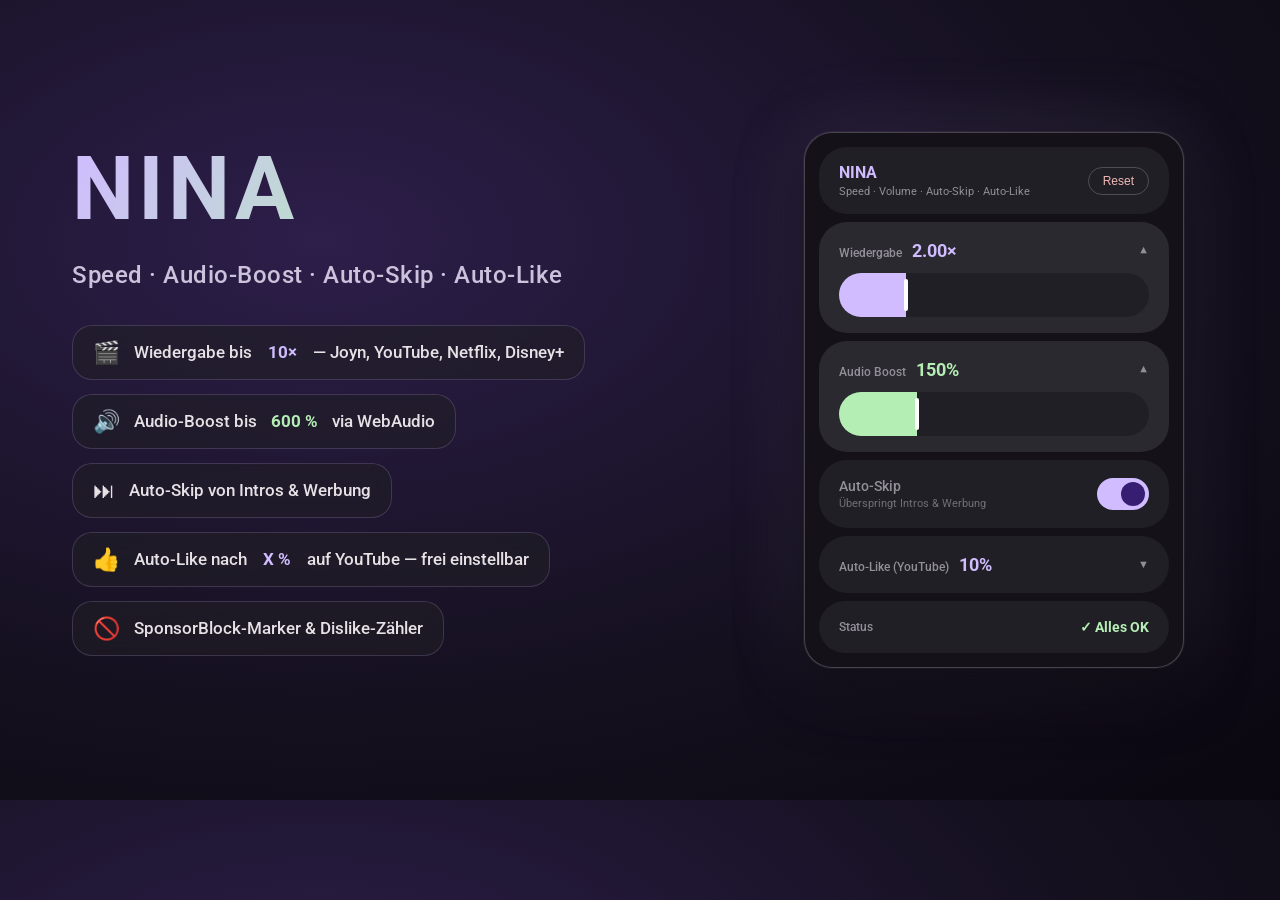
<file: design/mockup.html>
<!DOCTYPE html>
<html lang="de">
<head>
<meta charset="UTF-8" />
<style>
  @import url('https://fonts.googleapis.com/css2?family=Google+Sans:wght@400;500;700&family=Roboto:wght@400;500&display=swap');

  :root {
    --m3-surface:                #141218;
    --m3-surface-container:      #211f26;
    --m3-surface-container-high: #2b2930;
    --m3-primary:                #d0bcff;
    --m3-on-primary:             #381e72;
    --m3-secondary:              #ccc2dc;
    --m3-outline:                #938f99;
    --m3-success:                #b4eeb4;
    --m3-error:                  #f2b8b5;
  }

  * { box-sizing: border-box; margin: 0; padding: 0; }
  html, body {
    width: 1280px; height: 800px;
    font-family: 'Google Sans', 'Roboto', sans-serif;
    color: #e6e1e5;
    background: radial-gradient(ellipse at 25% 30%, #2d1e4a 0%, #14101e 60%, #0a0710 100%);
    overflow: hidden;
  }

  .stage {
    width: 1280px; height: 800px;
    display: grid;
    grid-template-columns: 1fr 420px;
    gap: 32px;
    padding: 56px 56px 56px 72px;
  }

  /* ── Left: marketing block ─────────────────────────────────────── */
  .left { display: flex; flex-direction: column; justify-content: center; gap: 28px; }

  .logo {
    font-size: 88px;
    font-weight: 700;
    letter-spacing: 4px;
    background: linear-gradient(120deg, #d0bcff 0%, #b4eeb4 60%, #ffd1f0 100%);
    -webkit-background-clip: text;
    background-clip: text;
    color: transparent;
    line-height: 1;
  }
  .tagline {
    font-size: 24px;
    color: var(--m3-secondary);
    font-weight: 500;
    letter-spacing: 0.5px;
  }
  .features { display: flex; flex-direction: column; gap: 14px; margin-top: 8px; }
  .feature {
    display: flex; align-items: center; gap: 14px;
    padding: 14px 20px;
    background: rgba(33, 31, 38, 0.6);
    border: 1px solid rgba(208, 188, 255, 0.18);
    border-radius: 20px;
    font-size: 17px;
    font-weight: 500;
    color: #e6e1e5;
    backdrop-filter: blur(8px);
    width: max-content;
    max-width: 100%;
  }
  .feature .ico { font-size: 22px; }
  .feature .accent { color: var(--m3-primary); font-weight: 700; margin: 0 2px; }
  .feature .accent-green { color: var(--m3-success); font-weight: 700; }

  /* ── Right: side panel mockup ──────────────────────────────────── */
  .panel {
    align-self: center;
    width: 380px;
    background: var(--m3-surface);
    border: 1px solid rgba(147,143,153,0.4);
    border-radius: 28px;
    padding: 14px;
    display: flex; flex-direction: column; gap: 8px;
    box-shadow:
      0 20px 60px rgba(0,0,0,0.55),
      0 0 0 1px rgba(208,188,255,0.08),
      0 0 80px rgba(208,188,255,0.15);
  }

  .sp-header {
    display: flex; align-items: center; justify-content: space-between;
    padding: 16px 20px;
    background: var(--m3-surface-container);
    border-radius: 28px;
  }
  .sp-title    { font-size: 16px; font-weight: 700; color: var(--m3-primary); }
  .sp-subtitle { font-size: 11px; color: var(--m3-outline); margin-top: 3px; }
  .text-btn {
    background: none;
    border: 1px solid rgba(147,143,153,0.4);
    border-radius: 20px;
    color: var(--m3-error);
    font-size: 12px; font-weight: 500;
    padding: 6px 14px;
  }

  .m3-section {
    background: var(--m3-surface-container-high);
    border-radius: 28px;
  }
  .m3-section.collapsed { background: var(--m3-surface-container); }

  .section-header {
    padding: 18px 20px 8px;
    display: flex; align-items: center; justify-content: space-between;
  }
  .section-header-collapsed { padding: 18px 20px; }
  .header-info { display: flex; align-items: baseline; gap: 10px; }
  .section-label { font-size: 12px; font-weight: 500; color: var(--m3-outline); }
  .current-value { font-size: 18px; font-weight: 700; color: var(--m3-primary); }
  .current-value.green { color: var(--m3-success); }
  .current-value.ok    { color: var(--m3-success); font-size: 14px; }
  .expand-icon { color: var(--m3-outline); font-size: 11px; transform: rotate(180deg); }
  .expand-icon.collapsed { transform: rotate(0); }

  .slider-row { padding: 4px 20px 16px; }
  .slider {
    width: 100%; height: 44px;
    border-radius: 22px;
    background: linear-gradient(to right,
      var(--m3-primary) 0%, var(--m3-primary) 21.5%,
      var(--m3-surface-container) 21.5%);
    position: relative;
  }
  .slider.vol {
    background: linear-gradient(to right,
      var(--m3-success) 0%, var(--m3-success) 25%,
      var(--m3-surface-container) 25%);
  }
  .slider::after {
    content: ""; position: absolute;
    top: 6px; bottom: 6px;
    width: 4px; border-radius: 2px; background: #fff;
  }
  .slider.speed::after  { left: calc(21.5% - 2px); }
  .slider.vol::after    { left: calc(25% - 2px); }

  .toggle-card {
    display: flex; align-items: center; justify-content: space-between;
    padding: 18px 20px;
    background: var(--m3-surface-container);
    border-radius: 28px;
  }
  .toggle-card h3 { font-size: 14px; font-weight: 500; color: var(--m3-outline); }
  .toggle-card small { display: block; font-size: 11px; color: var(--m3-outline); opacity: 0.7; margin-top: 3px; }
  .switch {
    width: 52px; height: 32px;
    background: var(--m3-primary);
    border-radius: 32px;
    position: relative;
  }
  .switch::after {
    content: ""; position: absolute;
    height: 24px; width: 24px;
    top: 4px; right: 4px;
    background: var(--m3-on-primary);
    border-radius: 50%;
  }

  .status-row {
    background: var(--m3-surface-container);
    border-radius: 28px;
    padding: 18px 20px;
    display: flex; align-items: center; justify-content: space-between;
  }
</style>
</head>
<body>
<div class="stage">

  <div class="left">
    <div class="logo">NINA</div>
    <div class="tagline">Speed · Audio-Boost · Auto-Skip · Auto-Like</div>
    <div class="features">
      <div class="feature"><span class="ico">🎬</span>Wiedergabe bis <span class="accent">10×</span> — Joyn, YouTube, Netflix, Disney+</div>
      <div class="feature"><span class="ico">🔊</span>Audio-Boost bis <span class="accent-green">600 %</span> via WebAudio</div>
      <div class="feature"><span class="ico">⏭</span>Auto-Skip von Intros &amp; Werbung</div>
      <div class="feature"><span class="ico">👍</span>Auto-Like nach <span class="accent">X %</span> auf YouTube — frei einstellbar</div>
      <div class="feature"><span class="ico">🚫</span>SponsorBlock-Marker &amp; Dislike-Zähler</div>
    </div>
  </div>

  <div class="panel">
    <div class="sp-header">
      <div>
        <div class="sp-title">NINA</div>
        <div class="sp-subtitle">Speed · Volume · Auto-Skip · Auto-Like</div>
      </div>
      <button class="text-btn">Reset</button>
    </div>

    <div class="m3-section">
      <div class="section-header">
        <div class="header-info">
          <span class="section-label">Wiedergabe</span>
          <span class="current-value">2.00×</span>
        </div>
        <div class="expand-icon">▼</div>
      </div>
      <div class="slider-row"><div class="slider speed"></div></div>
    </div>

    <div class="m3-section">
      <div class="section-header">
        <div class="header-info">
          <span class="section-label">Audio Boost</span>
          <span class="current-value green">150%</span>
        </div>
        <div class="expand-icon">▼</div>
      </div>
      <div class="slider-row"><div class="slider vol"></div></div>
    </div>

    <div class="toggle-card">
      <div>
        <h3>Auto-Skip</h3>
        <small>Überspringt Intros &amp; Werbung</small>
      </div>
      <div class="switch"></div>
    </div>

    <div class="m3-section collapsed">
      <div class="section-header section-header-collapsed">
        <div class="header-info">
          <span class="section-label">Auto-Like (YouTube)</span>
          <span class="current-value">10%</span>
        </div>
        <div class="expand-icon collapsed">▼</div>
      </div>
    </div>

    <div class="status-row">
      <span class="section-label">Status</span>
      <span class="current-value ok">✓ Alles OK</span>
    </div>
  </div>

</div>
</body>
</html>
</file>
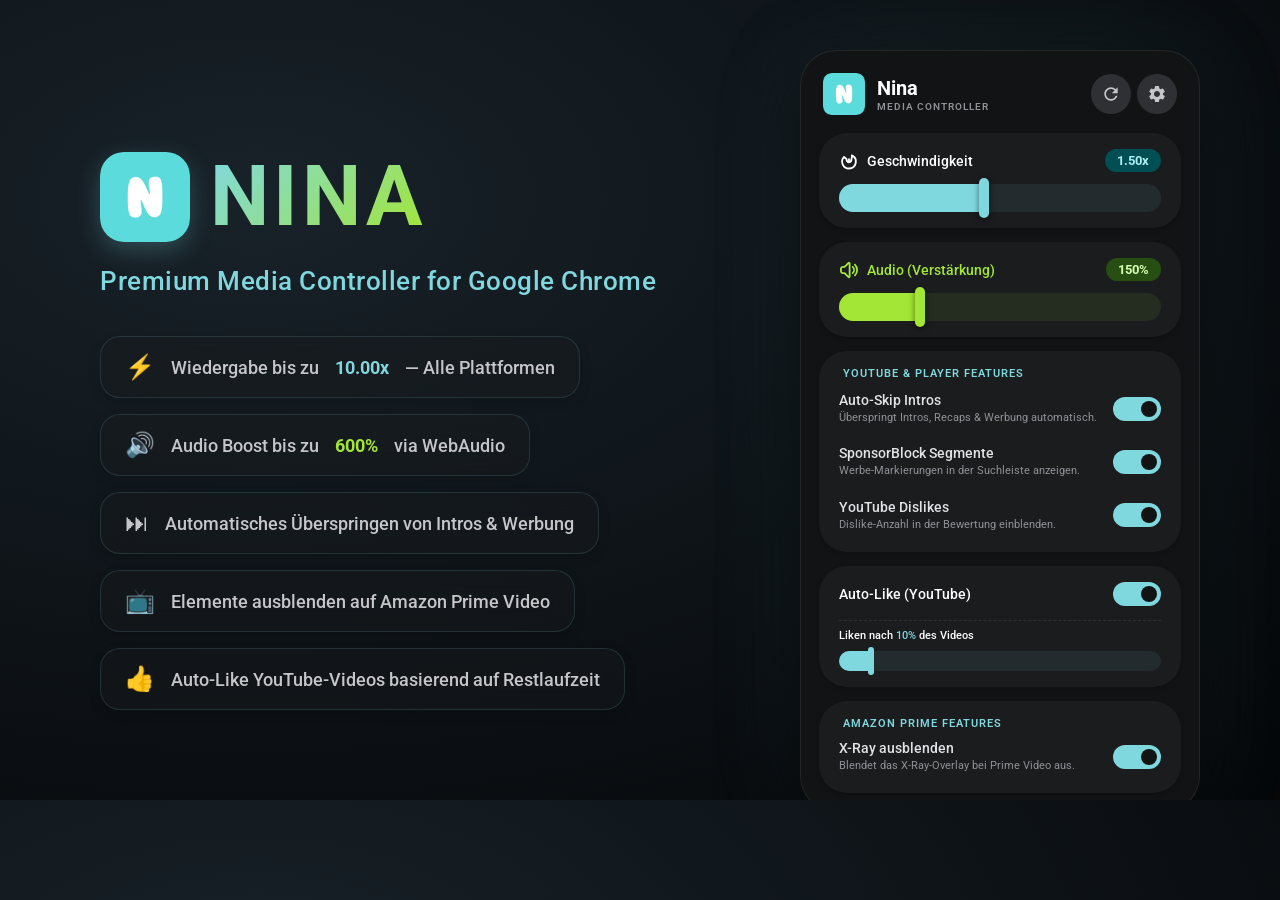
<file: design/mockup_updated.html>
<!DOCTYPE html>
<html lang="de">
<head>
<meta charset="UTF-8" />
<title>NINA Web Store Screenshot Mockup</title>
<style>
  @import url('https://fonts.googleapis.com/css2?family=Google+Sans:wght@400;500;700&family=Roboto:wght@400;500;700&display=swap');

  :root {
    --bg-dark: #111314;
    --surface-dark: #1A1C1E;
    --surface-variant-dark: #2E3033;
    
    --primary-aqua: #80D8DF;
    --primary-aqua-container: #004F54;
    --on-primary-aqua-container: #AEEFF4;
    
    --primary-lime: #a3e635;
    --primary-lime-container: #274e13;
    --on-primary-lime-container: #d9ffb3;
    
    --outline: #8E9196;
    --text-primary: #E2E2E6;
    --text-secondary: #C6C6CA;
    --text-disabled: #94a3b8;
  }

  * { box-sizing: border-box; margin: 0; padding: 0; }
  html, body {
    width: 1280px; height: 800px;
    font-family: 'Google Sans', 'Roboto', sans-serif;
    color: var(--text-primary);
    background: radial-gradient(ellipse at 20% 25%, #182229 0%, #0d1216 55%, #050709 100%);
    overflow: hidden;
  }

  .stage {
    width: 1280px; height: 800px;
    display: grid;
    grid-template-columns: 1fr 400px;
    gap: 48px;
    padding: 50px 80px 50px 100px;
    align-items: center;
  }

  /* ── Left Column: Marketing Info ─────────────────────────────────── */
  .left { display: flex; flex-direction: column; justify-content: center; gap: 32px; }

  .logo-block { display: flex; align-items: center; gap: 20px; }
  .logo-img {
    width: 90px; height: 90px;
    border-radius: 24px;
    background: #000;
    box-shadow: 0 8px 24px rgba(128, 216, 223, 0.25);
  }
  .logo-text {
    font-size: 84px;
    font-weight: 700;
    letter-spacing: 4px;
    background: linear-gradient(135deg, #80D8DF 0%, #a3e635 100%);
    -webkit-background-clip: text;
    background-clip: text;
    color: transparent;
    line-height: 1;
  }
  .tagline {
    font-size: 26px;
    color: var(--primary-aqua);
    font-weight: 500;
    letter-spacing: 0.5px;
    margin-top: -8px;
  }
  .features { display: flex; flex-direction: column; gap: 16px; margin-top: 8px; }
  .feature {
    display: flex; align-items: center; gap: 16px;
    padding: 16px 24px;
    background: rgba(26, 28, 30, 0.4);
    border: 1px solid rgba(128, 216, 223, 0.15);
    border-radius: 20px;
    font-size: 18px;
    font-weight: 500;
    color: var(--text-secondary);
    backdrop-filter: blur(12px);
    width: max-content;
    max-width: 100%;
    box-shadow: 0 4px 12px rgba(0,0,0,0.15);
  }
  .feature .ico { font-size: 24px; }
  .feature .accent { color: var(--primary-aqua); font-weight: 700; }
  .feature .accent-green { color: var(--primary-lime); font-weight: 700; }

  /* ── Right Column: Sidebar Mockup ────────────────────── */
  .panel-container {
    width: 400px;
    background: var(--bg-dark);
    border: 1px solid rgba(255,255,255,0.08);
    border-radius: 36px;
    padding: 18px;
    box-shadow:
      0 24px 72px rgba(0,0,0,0.7),
      0 0 100px rgba(128,216,223,0.1);
    display: flex;
    flex-direction: column;
    gap: 14px;
  }

  /* Header Card */
  .panel-header {
    display: flex;
    align-items: center;
    justify-content: space-between;
    padding: 4px;
  }
  .brand-group { display: flex; align-items: center; gap: 12px; }
  .brand-icon { width: 42px; height: 42px; object-fit: contain; }
  .brand-title { font-size: 20px; font-weight: 700; color: #fff; }
  .brand-subtitle { font-size: 10px; color: var(--outline); text-transform: uppercase; font-weight: 600; letter-spacing: 1px; margin-top: 1px; }

  /* M3 Actions */
  .header-actions { display: flex; gap: 6px; }
  .icon-btn-mock {
    width: 40px; height: 40px;
    border-radius: 50%;
    background: var(--surface-variant-dark);
    display: flex; align-items: center; justify-content: center;
    color: var(--text-secondary);
  }

  /* M3 Card Section */
  .m3-card {
    background: var(--surface-dark);
    border-radius: 28px;
    padding: 16px 20px;
    display: flex;
    flex-direction: column;
    gap: 12px;
    box-shadow: 0 2px 4px rgba(0,0,0,0.2);
  }
  .card-header {
    display: flex;
    align-items: center;
    justify-content: space-between;
  }
  .card-title {
    display: flex;
    align-items: center;
    gap: 8px;
    font-size: 14px;
    font-weight: 500;
    color: #fff;
  }
  .card-title svg { width: 20px; height: 20px; }
  .card-value {
    font-size: 13px;
    font-weight: 700;
    padding: 4px 12px;
    border-radius: 99px;
  }
  .card-value.aqua {
    background: var(--primary-aqua-container);
    color: var(--on-primary-aqua-container);
  }
  .card-value.lime {
    background: var(--primary-lime-container);
    color: var(--on-primary-lime-container);
  }

  /* Pill Sliders */
  .slider-track-mock {
    height: 28px;
    border-radius: 28px;
    width: 100%;
    position: relative;
  }
  .slider-track-mock.aqua {
    background: linear-gradient(to right, #80D8DF 0%, #80D8DF 45%, rgba(128, 216, 223, 0.08) 45%);
  }
  .slider-track-mock.lime {
    background: linear-gradient(to right, #a3e635 0%, #a3e635 25%, rgba(163, 230, 53, 0.08) 25%);
  }
  .slider-thumb-mock {
    position: absolute;
    width: 10px;
    height: 40px;
    border-radius: 99px;
    top: -6px;
    box-shadow: 0 2px 6px rgba(0,0,0,0.5);
  }
  .slider-thumb-mock.aqua {
    left: calc(45% - 5px);
    background-color: var(--primary-aqua);
  }
  .slider-thumb-mock.lime {
    left: calc(25% - 5px);
    background-color: var(--primary-lime);
  }

  /* Settings Section Title */
  .section-card-title {
    font-size: 11px;
    font-weight: 600;
    text-transform: uppercase;
    letter-spacing: 1px;
    color: var(--primary-aqua);
    padding-left: 4px;
    margin-bottom: -4px;
  }

  .toggle-row {
    display: flex;
    align-items: center;
    justify-content: space-between;
    padding: 4px 0;
  }
  .toggle-info {
    display: flex;
    flex-direction: column;
    gap: 3px;
    max-w: 75%;
  }
  .toggle-label {
    font-size: 13.5px;
    font-weight: 500;
    color: var(--text-primary);
  }
  .toggle-desc {
    font-size: 11px;
    color: var(--outline);
    line-height: 1.3;
  }

  /* M3 Switch Mock */
  .switch-mock {
    width: 48px;
    height: 24px;
    border-radius: 99px;
    position: relative;
    cursor: pointer;
  }
  .switch-mock.active {
    background-color: var(--primary-aqua);
  }
  .switch-mock.active::after {
    content: "";
    position: absolute;
    width: 16px;
    height: 16px;
    border-radius: 50%;
    top: 4px;
    right: 4px;
    background-color: var(--bg-dark);
  }
  .switch-mock.inactive {
    background-color: var(--surface-variant-dark);
  }
  .switch-mock.inactive::after {
    content: "";
    position: absolute;
    width: 16px;
    height: 16px;
    border-radius: 50%;
    top: 4px;
    left: 4px;
    background-color: var(--outline);
  }

  /* Auto-Like Slider area inside mockup */
  .autolike-slider-area {
    display: flex;
    flex-direction: column;
    gap: 6px;
    border-top: 1px dashed var(--surface-variant-dark);
    padding-top: 8px;
    margin-top: 4px;
  }
  .autolike-slider-track {
    height: 20px;
    border-radius: 20px;
    width: 100%;
    position: relative;
    background: linear-gradient(to right, #80D8DF 0%, #80D8DF 10%, rgba(128, 216, 223, 0.08) 10%);
  }
  .autolike-slider-thumb {
    position: absolute;
    width: 6px;
    height: 28px;
    border-radius: 99px;
    top: -4px;
    background-color: var(--primary-aqua);
    left: calc(10% - 3px);
  }

</style>
</head>
<body>
<div class="stage">

  <!-- Left Side Info -->
  <div class="left">
    <div class="logo-block">
      <img src="../icons/icon.png" class="logo-img" alt="NINA Icon" onerror="this.src='../icons/icon128.png'">
      <div class="logo-text">NINA</div>
    </div>
    <div class="tagline">Premium Media Controller for Google Chrome</div>
    <div class="features">
      <div class="feature"><span class="ico">⚡</span>Wiedergabe bis zu <span class="accent">10.00x</span> — Alle Plattformen</div>
      <div class="feature"><span class="ico">🔊</span>Audio Boost bis zu <span class="accent-green">600%</span> via WebAudio</div>
      <div class="feature"><span class="ico">⏭</span>Automatisches Überspringen von Intros & Werbung</div>
      <div class="feature"><span class="ico">📺</span>Elemente ausblenden auf Amazon Prime Video</div>
      <div class="feature"><span class="ico">👍</span>Auto-Like YouTube-Videos basierend auf Restlaufzeit</div>
    </div>
  </div>

  <!-- Right Side Extension Mock -->
  <div class="panel-container">
    
    <!-- Extension Header -->
    <div class="panel-header">
      <div class="brand-group">
        <img src="../icons/icon.png" class="brand-icon" alt="NINA Icon" onerror="this.src='../icons/icon128.png'">
        <div>
          <div class="brand-title">Nina</div>
          <div class="brand-subtitle">Media Controller</div>
        </div>
      </div>
      <div class="header-actions">
        <div class="icon-btn-mock">
          <svg style="width:20px;height:20px" viewBox="0 0 24 24" fill="currentColor"><path d="M17.65 6.35C16.2 4.9 14.21 4 12 4c-4.42 0-7.99 3.58-7.99 8s3.57 8 7.99 8c3.73 0 6.84-2.55 7.73-6h-2.08c-.82 2.33-3.04 4-5.65 4-3.31 0-6-2.69-6-6s2.69-6 6-6c1.66 0 3.14.69 4.22 1.78L13 11h7V4l-2.35 2.35z"/></svg>
        </div>
        <div class="icon-btn-mock">
          <svg style="width:20px;height:20px" viewBox="0 0 24 24" fill="currentColor"><path d="M19.14 12.94c.04-.3.06-.61.06-.94 0-.32-.02-.64-.07-.94l2.03-1.58c.18-.14.23-.41.12-.61l-1.92-3.32c-.12-.22-.37-.29-.59-.22l-2.39.96c-.5-.38-1.03-.7-1.62-.94l-.36-2.54c-.04-.24-.24-.41-.48-.41h-3.84c-.24 0-.43.17-.47.41l-.36 2.54c-.59.24-1.13.57-1.62.94l-2.39-.96c-.22-.08-.47 0-.59.22L2.74 8.87c-.12.21-.08.47.12.61l2.03 1.58c-.05.3-.09.63-.09.94s.02.64.07.94l-2.03 1.58c-.18.14-.23.41-.12.61l1.92 3.32c.12.22.37.29.59.22l2.39-.96c.5.38 1.03.7 1.62.94l.36 2.54c.05.24.24.41.48.41h3.84c.24 0 .44-.17.47-.41l.36-2.54c.59-.24 1.13-.56 1.62-.94l2.39.96c.22.08.47 0 .59-.22l1.92-3.32c.12-.22.07-.47-.12-.61l-2.01-1.58zM12 15.6c-1.98 0-3.6-1.62-3.6-3.6s1.62-3.6 3.6-3.6 3.6 1.62 3.6 3.6-1.62 3.6-3.6 3.6z"/></svg>
        </div>
      </div>
    </div>

    <!-- Geschwindigkeit (Card 1) -->
    <div class="m3-card">
      <div class="card-header">
        <div class="card-title">
          <svg fill="none" stroke="currentColor" stroke-width="2.2" viewBox="0 0 24 24"><path stroke-linecap="round" stroke-linejoin="round" d="M15.362 5.214A8.252 8.252 0 0112 21 8.25 8.25 0 016.038 7.048 8.287 8.287 0 009 9.6a4.122 4.122 0 003 4.12 4.122 4.122 0 003-4.12 8.284 8.284 0 00.362-4.386z"/><path stroke-linecap="round" stroke-linejoin="round" d="M12 9.75v3.25"/></svg>
          Geschwindigkeit
        </div>
        <div class="card-value aqua">1.50x</div>
      </div>
      <div class="slider-track-mock aqua">
        <div class="slider-thumb-mock aqua"></div>
      </div>
    </div>

    <!-- Audio Boost (Card 2) -->
    <div class="m3-card">
      <div class="card-header">
        <div class="card-title" style="color: var(--primary-lime);">
          <svg style="color: var(--primary-lime);" fill="none" stroke="currentColor" stroke-width="2.2" viewBox="0 0 24 24"><path stroke-linecap="round" stroke-linejoin="round" d="M19.114 5.636a9 9 0 010 12.728M16.463 8.288a5.25 5.25 0 010 7.424M6.75 8.25l4.72-4.72a.75.75 0 011.28.53v15.88a.75.75 0 01-1.28.53l-4.72-4.72H4.51c-.88 0-1.704-.507-1.938-1.354A9.01 9.01 0 012.25 12c0-.83.112-1.633.322-2.396C2.806 8.756 3.63 8.25 4.51 8.25H6.75z"/></svg>
          Audio (Verstärkung)
        </div>
        <div class="card-value lime">150%</div>
      </div>
      <div class="slider-track-mock lime">
        <div class="slider-thumb-mock lime"></div>
      </div>
    </div>

    <!-- Features Settings Card -->
    <div class="m3-card" style="gap: 12px;">
      <div class="section-card-title">YouTube & Player Features</div>
      
      <!-- Auto-Skip -->
      <div class="toggle-row">
        <div class="toggle-info">
          <span class="toggle-label">Auto-Skip Intros</span>
          <span class="toggle-desc">Überspringt Intros, Recaps & Werbung automatisch.</span>
        </div>
        <div class="switch-mock active"></div>
      </div>

      <!-- SponsorBlock -->
      <div class="toggle-row">
        <div class="toggle-info">
          <span class="toggle-label">SponsorBlock Segmente</span>
          <span class="toggle-desc">Werbe-Markierungen in der Suchleiste anzeigen.</span>
        </div>
        <div class="switch-mock active"></div>
      </div>

      <!-- YouTube Dislikes -->
      <div class="toggle-row">
        <div class="toggle-info">
          <span class="toggle-label">YouTube Dislikes</span>
          <span class="toggle-desc">Dislike-Anzahl in der Bewertung einblenden.</span>
        </div>
        <div class="switch-mock active"></div>
      </div>
    </div>

    <!-- Auto-Like Card -->
    <div class="m3-card" style="gap: 10px;">
      <div class="card-header" style="padding: 0;">
        <div class="card-title">Auto-Like (YouTube)</div>
        <div class="switch-mock active"></div>
      </div>
      <div class="autolike-slider-area">
        <div class="toggle-desc" style="font-weight: 500; color: #fff; margin-bottom: 2px;">Liken nach <span style="color: var(--primary-aqua);">10%</span> des Videos</div>
        <div class="autolike-slider-track">
          <div class="autolike-slider-thumb"></div>
        </div>
      </div>
    </div>

    <!-- Amazon Prime Features Card -->
    <div class="m3-card" style="gap: 10px;">
      <div class="section-card-title">Amazon Prime Features</div>
      <div class="toggle-row">
        <div class="toggle-info">
          <span class="toggle-label">X-Ray ausblenden</span>
          <span class="toggle-desc">Blendet das X-Ray-Overlay bei Prime Video aus.</span>
        </div>
        <div class="switch-mock active"></div>
      </div>
    </div>

  </div>

</div>
</body>
</html>
</file>
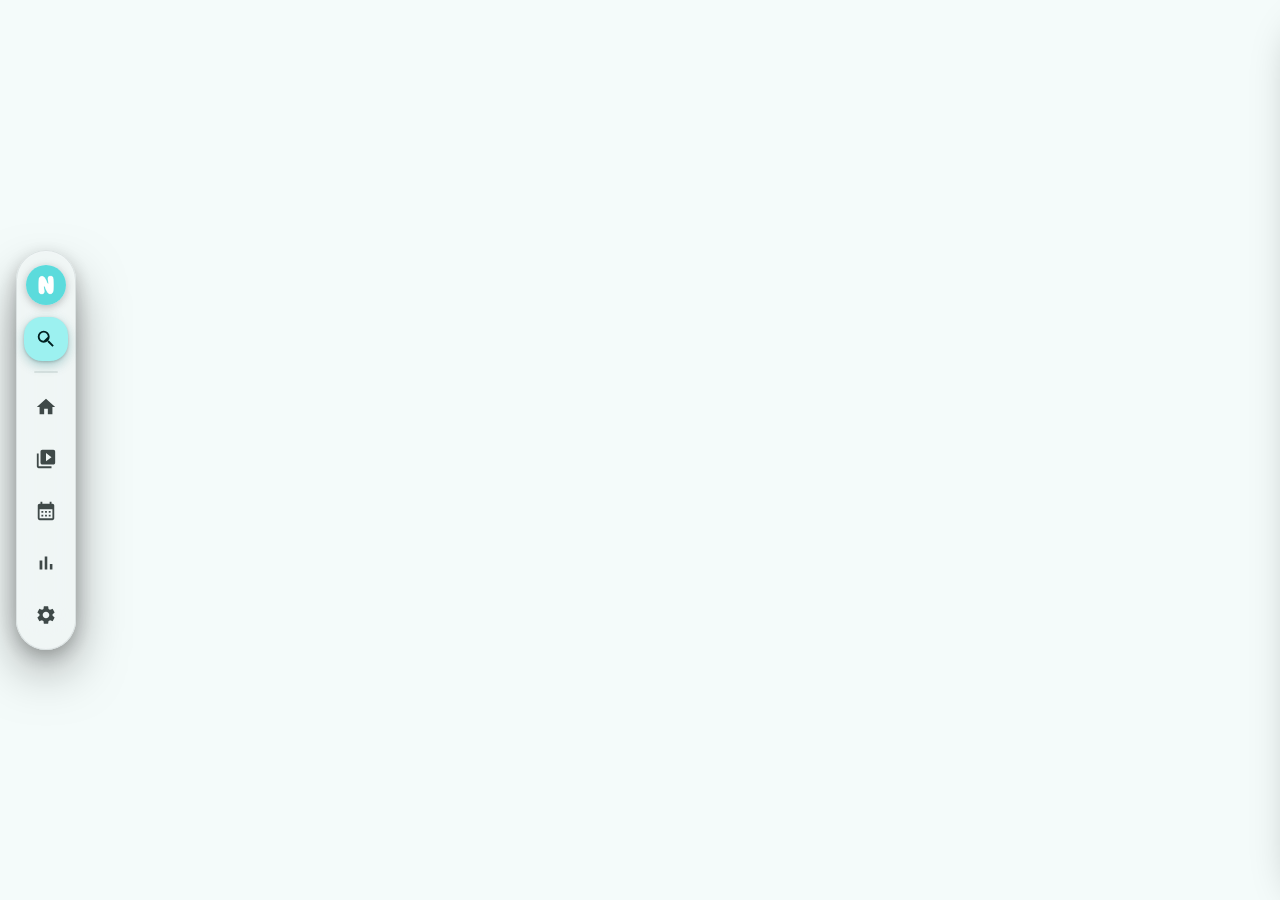
<file: ui/library.html>
<!DOCTYPE html>
<html lang="de">
<head>
  <meta charset="UTF-8">
  <meta name="viewport" content="width=device-width, initial-scale=1">
  <title>Meine Serien – NINA</title>
  <link rel="icon" href="../icons/icon32.png">
  <link rel="stylesheet" href="library.css">
</head>
<body>
  <div class="app">
    <!-- Navigation rail (wide) / bar (narrow) -->
    <nav class="rail" id="rail" aria-label="Bereiche">
      <a class="rail-brand" href="#home" data-tooltip="NINA" aria-label="NINA">
        <img src="../icons/icon128.png" alt="NINA">
      </a>
      <button class="fab" id="fab-search" data-tooltip="Suchen" aria-label="Suchen">
        <svg viewBox="0 0 24 24"><path d="M15.5 14h-.79l-.28-.27A6.47 6.47 0 0 0 16 9.5 6.5 6.5 0 1 0 9.5 16c1.61 0 3.09-.59 4.23-1.57l.27.28v.79l5 4.99L20.49 19l-4.99-5zm-6 0C7.01 14 5 11.99 5 9.5S7.01 5 9.5 5 14 7.01 14 9.5 14z"/></svg>
      </button>
      <div class="rail-divider" aria-hidden="true"></div>
      <div class="rail-items">
        <a class="rail-item" href="#home" data-page="home" data-tooltip="Übersicht" aria-label="Übersicht">
          <span class="rail-ind"><svg viewBox="0 0 24 24"><path d="M10 20v-6h4v6h5v-8h3L12 3 2 12h3v8z"/></svg></span>
        </a>
        <a class="rail-item" href="#library" data-page="library" data-tooltip="Bibliothek" aria-label="Bibliothek">
          <span class="rail-ind"><svg viewBox="0 0 24 24"><path d="M4 6H2v14c0 1.1.9 2 2 2h14v-2H4V6zm16-4H8c-1.1 0-2 .9-2 2v12c0 1.1.9 2 2 2h12c1.1 0 2-.9 2-2V4c0-1.1-.9-2-2-2zm-8 12.5v-9l6 4.5-6 4.5z"/></svg></span>
        </a>
        <a class="rail-item" href="#calendar" data-page="calendar" data-tooltip="Kalender" aria-label="Kalender">
          <span class="rail-ind"><svg viewBox="0 0 24 24"><path d="M19 4h-1V2h-2v2H8V2H6v2H5c-1.11 0-1.99.9-1.99 2L3 20a2 2 0 0 0 2 2h14c1.1 0 2-.9 2-2V6c0-1.1-.9-2-2-2zm0 16H5V10h14v10zM9 14H7v-2h2v2zm4 0h-2v-2h2v2zm4 0h-2v-2h2v2zm-8 4H7v-2h2v2zm4 0h-2v-2h2v2zm4 0h-2v-2h2v2z"/></svg></span>
        </a>
        <a class="rail-item" href="#stats" data-page="stats" data-tooltip="Statistik" aria-label="Statistik">
          <span class="rail-ind"><svg viewBox="0 0 24 24"><path d="M5 9.2h3V19H5zM10.6 5h2.8v14h-2.8zm5.6 8H19v6h-2.8z"/></svg></span>
        </a>
        <a class="rail-item" href="#settings" data-page="settings" data-tooltip="Einstellungen" aria-label="Einstellungen">
          <span class="rail-ind"><svg viewBox="0 0 24 24"><path d="M19.14 12.94c.04-.3.06-.61.06-.94 0-.32-.02-.64-.07-.94l2.03-1.58a.49.49 0 0 0 .12-.61l-1.92-3.32a.488.488 0 0 0-.59-.22l-2.39.96c-.5-.38-1.03-.7-1.62-.94l-.36-2.54a.484.484 0 0 0-.48-.41h-3.84c-.24 0-.43.17-.47.41l-.36 2.54c-.59.24-1.13.57-1.62.94l-2.39-.96c-.22-.08-.47 0-.59.22L2.74 8.87c-.12.21-.08.47.12.61l2.03 1.58c-.05.3-.09.63-.09.94s.02.64.07.94l-2.03 1.58a.49.49 0 0 0-.12.61l1.92 3.32c.12.22.37.29.59.22l2.39-.96c.5.38 1.03.7 1.62.94l.36 2.54c.05.24.24.41.48.41h3.84c.24 0 .44-.17.47-.41l.36-2.54c.59-.24 1.13-.56 1.62-.94l2.39.96c.22.08.47 0 .59-.22l1.92-3.32c.12-.22.07-.47-.12-.61l-2.01-1.58zM12 15.6c-1.98 0-3.6-1.62-3.6-3.6s1.62-3.6 3.6-3.6 3.6 1.62 3.6 3.6-1.62 3.6-3.6 3.6z"/></svg></span>
        </a>
      </div>
    </nav>

    <main class="main" id="main" tabindex="-1">
      <!-- rendered by library.js -->
    </main>
  </div>

  <!-- Side sheet: one show -->
  <div class="scrim" id="scrim"></div>
  <aside class="sheet" id="sheet" aria-label="Serie"></aside>

  <!-- Search -->
  <div class="search-view" id="search-view" hidden>
    <div class="search-top-bar">
      <div class="search-input-shell">
        <span class="search-input-icon">
          <svg viewBox="0 0 24 24"><path d="M15.5 14h-.79l-.28-.27A6.47 6.47 0 0 0 16 9.5 6.5 6.5 0 1 0 9.5 16c1.61 0 3.09-.59 4.23-1.57l.27.28v.79l5 4.99L20.49 19l-4.99-5zm-6 0C7.01 14 5 11.99 5 9.5S7.01 5 9.5 5 14 7.01 14 9.5 14z"/></svg>
        </span>
        <input id="search-input" type="search" placeholder="Serie, Film oder Anime suchen …" autocomplete="off" spellcheck="false">
        <button class="search-input-clear" id="search-clear" title="Eingabe löschen" style="display:none">
          <svg viewBox="0 0 24 24"><path d="M19 6.41 17.59 5 12 10.59 6.41 5 5 6.41 10.59 12 5 17.59 6.41 19 12 13.41 17.59 19 19 17.59 13.41 12z"/></svg>
        </button>
      </div>
      <button class="search-esc-btn" id="search-close" title="Schließen (ESC)">
        <span class="search-esc-txt">Schließen</span>
        <kbd class="search-esc-kbd">ESC</kbd>
      </button>
    </div>
    <div class="search-results" id="search-results"></div>
  </div>

  <div class="snackbar" id="snackbar" role="status"></div>

  <script src="../lib/library-core.js"></script>
  <script src="../lib/library-providers.js"></script>
  <script src="library.js"></script>
  <script src="library-sync.js"></script>
</body>
</html>
</file>
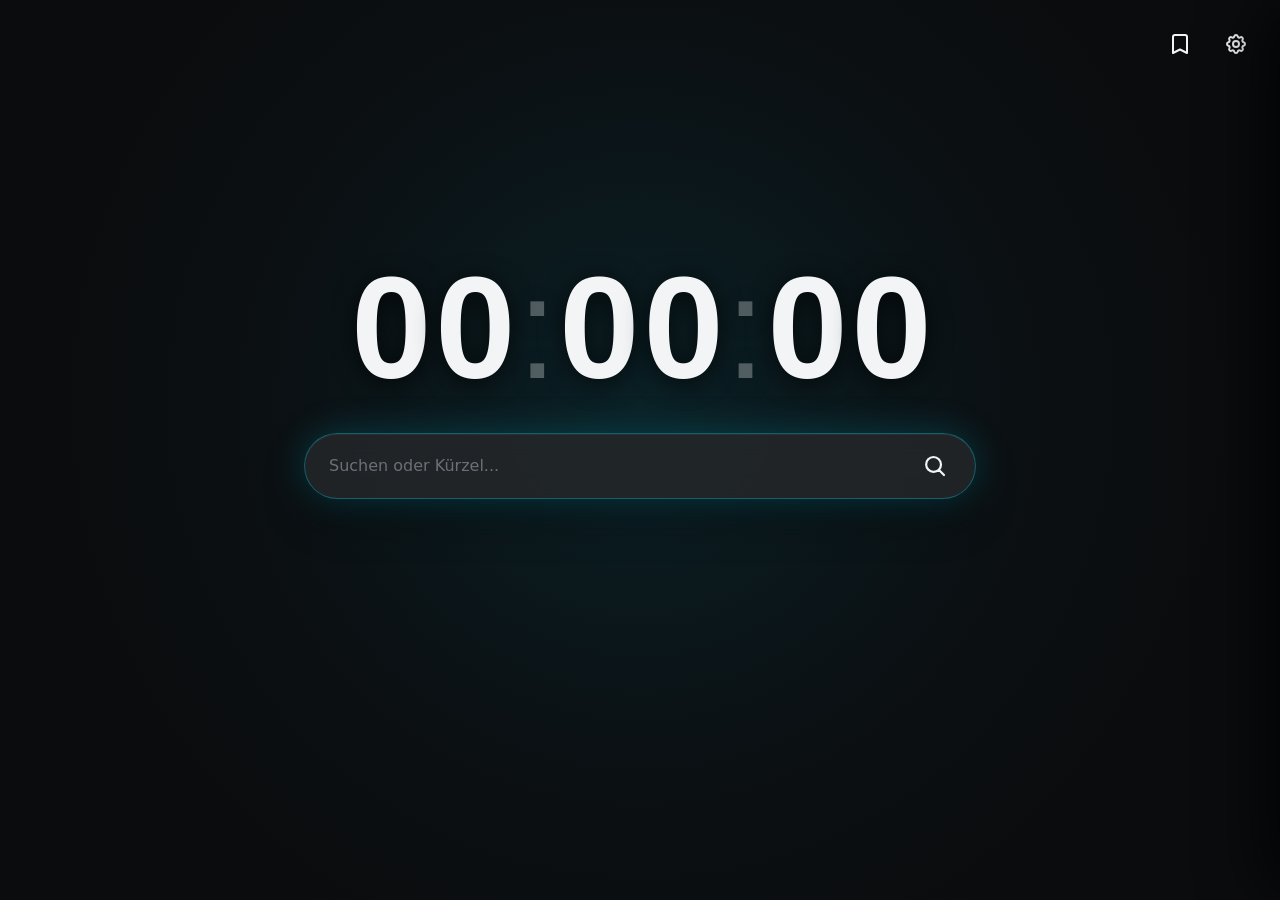
<file: ui/newtab.html>
<!DOCTYPE html>
<html lang="de">
<head>
    <meta charset="UTF-8">
    <meta name="viewport" content="width=device-width, initial-scale=1.0">
    <title>Suche</title>
    <!-- Tailwind CSS local -->
    <link rel="stylesheet" href="tailwind.min.css">
    <style>
        body {
            font-family: -apple-system, BlinkMacSystemFont, 'Segoe UI', system-ui, Roboto, 'Helvetica Neue', Arial, sans-serif;
            background-color: #0b0c0e;
            overflow: hidden;
        }
        /* Feiner, radialer Hintergrund-Glow im edlen Aqua-Design */
        .material-glow {
            background: radial-gradient(circle at 50% 45%, rgba(6, 182, 212, 0.12) 0%, rgba(8, 145, 178, 0.03) 45%, rgba(11, 12, 14, 0) 75%) !important;
        }
        
        /* CSS für Uhr Flip-Animation aus originaler newtab.html */
        .time-display {
            font-family: -apple-system, BlinkMacSystemFont, "Segoe UI", Roboto, Helvetica, Arial, sans-serif;
            display: flex;
            align-items: center;
            justify-content: center;
            font-weight: 900;
            line-height: 1;
            letter-spacing: -0.02em;
            color: #f3f4f6;
            text-shadow: 0 4px 24px rgba(0,0,0,0.7);
        }
        .main-clock {
            font-size: clamp(2.5rem, 16vmin, 10rem);
            margin: 0;
            transition: all 0.5s ease;
        }
        .digit-group {
            display: flex;
        }
        .digit {
            font-variant-numeric: tabular-nums;
            display: inline-block;
            text-align: center;
            width: 1.05ch;
            transition: transform 0.4s cubic-bezier(0.34, 1.56, 0.64, 1), opacity 0.3s ease;
        }
        .digit.changing {
            transform: scale(0.92) translateY(12px);
            opacity: 0.4;
        }
        .separator {
            opacity: 0.3;
            width: 0.5ch;
            text-align: center;
            font-weight: 300;
            display: inline-block;
        }
        
        /* Premium-Suchleiste Design */
        #search-form {
            background-color: rgba(30, 31, 34, 0.75) !important;
            backdrop-filter: blur(12px) !important;
            -webkit-backdrop-filter: blur(12px) !important;
            border: 1px solid rgba(255, 255, 255, 0.08) !important;
            border-radius: 9999px !important;
            padding: 1rem 1.5rem !important; /* Originales, kompaktes Padding */
            transition: all 0.3s cubic-bezier(0.16, 1, 0.3, 1) !important;
            box-shadow: 0 20px 40px rgba(0, 0, 0, 0.3), inset 0 1px 0 rgba(255, 255, 255, 0.05) !important;
            width: 100% !important;
            box-sizing: border-box !important;
        }
        
        #search-form:hover {
            background-color: rgba(37, 39, 42, 0.8) !important;
            border-color: rgba(255, 255, 255, 0.12) !important;
        }

        #search-form:focus-within {
            background-color: rgba(37, 39, 42, 0.85) !important;
            border-color: rgba(6, 182, 212, 0.4) !important;
            box-shadow: 0 0 35px rgba(6, 182, 212, 0.25), 0 20px 40px rgba(0, 0, 0, 0.4), inset 0 1px 0 rgba(255, 255, 255, 0.05) !important;
        }

        #search-field {
            font-size: 1rem !important; /* Originale Größe wiederhergestellt */
            font-weight: 400 !important;
            color: #ffffff !important;
        }

        #search-field::placeholder {
            color: rgba(156, 163, 175, 0.6) !important;
            font-weight: 400 !important;
        }

        /* Floating-Suggestions Dropdown */
        #suggestions-box {
            background-color: rgba(30, 31, 34, 0.85) !important;
            backdrop-filter: blur(15px) !important;
            -webkit-backdrop-filter: blur(15px) !important;
            border: 1px solid rgba(255, 255, 255, 0.08) !important;
            border-radius: 24px !important;
            margin-top: 1rem !important;
            box-shadow: 0 25px 50px -12px rgba(0, 0, 0, 0.5) !important;
            overflow: hidden !important;
            transition: all 0.3s cubic-bezier(0.16, 1, 0.3, 1) !important;
        }
        
        #suggestionsList {
            list-style: none !important;
            padding: 0 !important;
            margin: 0 !important;
            max-height: 380px !important;
            overflow-y: auto !important;
        }
        
        #suggestionsList::-webkit-scrollbar {
            width: 10px !important;
        }
        #suggestionsList::-webkit-scrollbar-track {
            background: transparent !important;
        }
        #suggestionsList::-webkit-scrollbar-thumb {
            background: rgba(6, 182, 212, 0.15) !important;
            border-top: 8px solid transparent !important;
            border-bottom: 8px solid transparent !important;
            border-left: 2.5px solid transparent !important;
            border-right: 2.5px solid transparent !important;
            background-clip: padding-box !important;
            border-radius: 8px !important;
        }
        #suggestionsList::-webkit-scrollbar-thumb:hover {
            background: var(--accent-color) !important;
            border-top: 8px solid transparent !important;
            border-bottom: 8px solid transparent !important;
            border-left: 2.5px solid transparent !important;
            border-right: 2.5px solid transparent !important;
            background-clip: padding-box !important;
        }

        /* Vorschläge-Einträge */
        .suggestion-item {
            display: flex !important;
            align-items: center !important;
            justify-content: space-between !important;
            padding: 0.75rem 1.5rem !important; /* Kompakte Zeilen */
            cursor: pointer !important;
            font-size: 0.875rem !important; /* Originale, kompakte Schriftgröße (14px) */
            color: #e5e7eb !important;
            border-bottom: 1px solid rgba(255, 255, 255, 0.04) !important;
            transition: all 0.2s ease !important;
            box-sizing: border-box !important;
        }
        
        .suggestion-item:last-child {
            border-bottom: none !important;
        }

        /* Keyboard Keycap Badges */
        .kbd-badge {
            font-size: 0.65rem !important;
            background-color: rgba(255, 255, 255, 0.08) !important;
            border: 1px solid rgba(255, 255, 255, 0.12) !important;
            border-bottom: 2px solid rgba(255, 255, 255, 0.2) !important;
            color: #d1d5db !important;
            font-weight: 600 !important;
            padding: 0.15rem 0.35rem !important;
            border-radius: 6px !important;
            letter-spacing: 0.05em !important;
            font-family: ui-monospace, SFMono-Regular, Menlo, Monaco, Consolas, monospace !important;
            box-shadow: 0 2px 4px rgba(0,0,0,0.2) !important;
        }
        .kbd-badge-cyan {
            background-color: rgba(6, 182, 212, 0.15) !important;
            border: 1px solid rgba(6, 182, 212, 0.25) !important;
            border-bottom: 2px solid rgba(6, 182, 212, 0.4) !important;
            color: #67e8f9 !important;
        }
        .kbd-badge-amber {
            background-color: rgba(245, 158, 11, 0.15) !important;
            border: 1px solid rgba(245, 158, 11, 0.25) !important;
            border-bottom: 2px solid rgba(245, 158, 11, 0.4) !important;
            color: #fcd34d !important;
        }

        /* Eigene Lesezeichen (Smaragd/Grün) */
        .suggestion-item.bg-emerald-user {
            background-color: rgba(16, 185, 129, 0.05) !important;
            color: #a7f3d0 !important;
        }
        .suggestion-item.bg-emerald-user.active, 
        .suggestion-item.bg-emerald-user:hover {
            background-color: rgba(16, 185, 129, 0.18) !important;
            color: #d1fae5 !important;
        }

        /* System-Lesezeichen (Cyan) */
        .suggestion-item.bg-cyan-system {
            background-color: rgba(6, 182, 212, 0.05) !important;
            color: #a5f3fc !important;
        }
        .suggestion-item.bg-cyan-system.active, 
        .suggestion-item.bg-cyan-system:hover {
            background-color: rgba(6, 182, 212, 0.18) !important;
            color: #cffafe !important;
        }

        /* Verlauf & Meistbesucht (Amber/Orange) */
        .suggestion-item.bg-amber-history {
            background-color: rgba(245, 158, 11, 0.05) !important;
            color: #fde68a !important;
        }
        .suggestion-item.bg-amber-history.active,
        .suggestion-item.bg-amber-history:hover {
            background-color: rgba(245, 158, 11, 0.18) !important;
            color: #fef3c7 !important;
        }

        /* Allgemeine Suche (Zink/Grau) */
        .suggestion-item.bg-zinc-search {
            background-color: rgba(255, 255, 255, 0.02) !important;
            color: #d1d5db !important;
        }
        .suggestion-item.bg-zinc-search.active, 
        .suggestion-item.bg-zinc-search:hover {
            background-color: rgba(255, 255, 255, 0.08) !important;
            color: #ffffff !important;
        }

        /* Einstellungs-Panel Scrollbar & CSS Variablen */
        :root {
            --bg-color: #0b0c0e;      /* Haupt-Hintergrund */
            --surface-color: #1e1f22; /* Abgesetztes Dunkelgrau (Kachel-Hintergrund) */
            --accent-color: #06b6d4;  /* Strahlendes Cyan (Akzente) */
            --text-color: #f3f4f6;    /* Soft-Weiß */
            --accent-glow: rgba(6, 182, 212, 0.08);
        }

        /* Verschwommener Backdrop-Overlay für Slide-out */
        .drawer-backdrop {
            position: fixed;
            top: 0;
            left: 0;
            width: 100vw;
            height: 100vh;
            background: rgba(0, 0, 0, 0.5);
            backdrop-filter: blur(15px);
            -webkit-backdrop-filter: blur(15px);
            opacity: 0;
            pointer-events: none;
            transition: opacity 0.4s cubic-bezier(0.25, 1, 0.5, 1);
            z-index: 900;
        }
        .drawer-backdrop.active {
            opacity: 1;
            pointer-events: auto;
        }

        /* Slide-out Drawer Panel */
        .drawer {
            position: fixed;
            top: 0;
            right: 0;
            height: 100%;
            width: 100%;
            max-width: 450px;
            background-color: var(--surface-color);
            border-left: 1px solid rgba(6, 182, 212, 0.08);
            border-top-left-radius: 40px;
            border-bottom-left-radius: 40px;
            transform: translateX(100%);
            transition: transform 0.45s cubic-bezier(0.16, 1, 0.3, 1);
            z-index: 1000;
            box-shadow: -20px 0 60px rgba(0, 0, 0, 0.7);
            display: flex;
            flex-direction: column;
            box-sizing: border-box;
            overflow-y: auto;
            overflow-x: hidden;
        }
        /* thin scrollbar on the straight right edge, clear of the rounded corners */
        .drawer-scroll::-webkit-scrollbar { width: 10px; }
        .drawer-scroll::-webkit-scrollbar-track { background: transparent; margin: 28px 0; }
        .drawer-scroll::-webkit-scrollbar-thumb { background: rgba(255, 255, 255, 0.12); border-radius: 10px; border: 3px solid transparent; background-clip: padding-box; }
        .drawer-scroll::-webkit-scrollbar-thumb:hover { background: rgba(6, 182, 212, 0.6); background-clip: padding-box; }
        .drawer.active {
            transform: translateX(0);
        }
        .drawer > * {
            opacity: 0;
            transform: translateX(20px);
            transition: opacity 0.5s cubic-bezier(0.16, 1, 0.3, 1), transform 0.5s cubic-bezier(0.16, 1, 0.3, 1);
        }
        .drawer.active > * {
            opacity: 1;
            transform: translateX(0);
        }
        .drawer.active > :nth-child(1) { transition-delay: 0.1s; }
        .drawer.active > :nth-child(2) { transition-delay: 0.18s; }
        .drawer.active > :nth-child(3) { transition-delay: 0.26s; }
        .drawer.active > :nth-child(4) { transition-delay: 0.34s; }

        .custom-scrollbar::-webkit-scrollbar {
            width: 6px;
        }
        .custom-scrollbar::-webkit-scrollbar-track {
            background: rgba(255, 255, 255, 0.01);
            border-radius: 8px;
        }
        .custom-scrollbar::-webkit-scrollbar-thumb {
            background: rgba(6, 182, 212, 0.15);
            border-radius: 8px;
        }
        .custom-scrollbar::-webkit-scrollbar-thumb:hover {
            background: var(--accent-color);
        }
        .scroll-left {
            direction: rtl;
        }
        .scroll-left > * {
            direction: ltr;
        }

        /* Animationsklassen */
        @keyframes scaleIn {
            from { opacity: 0; transform: scale(0.93); }
            to { opacity: 1; transform: scale(1); }
        }
        @keyframes fadeInUp {
            from { opacity: 0; transform: translateY(40px); }
            to { opacity: 1; transform: translateY(0); }
        }
        .anim-clock {
            opacity: 0;
            animation: scaleIn 1.1s cubic-bezier(0.16, 1, 0.3, 1) forwards;
            animation-delay: 0.1s;
        }
        .anim-search {
            opacity: 0;
            animation: fadeInUp 1s cubic-bezier(0.16, 1, 0.3, 1) forwards;
            animation-delay: 0.3s;
        }
        .anim-settings {
            opacity: 0;
            animation: fadeInUp 0.9s cubic-bezier(0.16, 1, 0.3, 1) forwards;
            animation-delay: 0.5s;
        }

        /* Fullscreen Behavior */
        body.fullscreen-active #search-form {
            opacity: 0;
            pointer-events: none;
            transform: translateY(40px);
            max-height: 0 !important;
            margin-top: 0 !important;
            margin-bottom: 0 !important;
            padding-top: 0 !important;
            padding-bottom: 0 !important;
            overflow: hidden;
        }
        body.fullscreen-active #settings-btn {
            opacity: 0;
            pointer-events: none;
            transform: translateY(20px);
        }
        body.fullscreen-active .main-clock {
            transform: scale(1.08);
        }

        /* Safe & Custom switch styles */
        .switch-container {
            position: relative;
            display: inline-block;
            width: 44px;
            height: 24px;
            cursor: pointer;
        }
        .switch-container input {
            opacity: 0;
            width: 0;
            height: 0;
        }
        .switch-slider {
            position: absolute;
            cursor: pointer;
            top: 0;
            left: 0;
            right: 0;
            bottom: 0;
            background-color: #27272a;
            transition: .3s;
            border-radius: 24px;
        }
        .switch-slider:before {
            position: absolute;
            content: "";
            height: 20px;
            width: 20px;
            left: 2px;
            bottom: 2px;
            background-color: #71717a;
            transition: .3s;
            border-radius: 50%;
        }
        input:checked + .switch-slider {
            background-color: var(--accent-color);
        }
        input:checked + .switch-slider:before {
            transform: translateX(20px);
            background-color: #0b0c0e;
        }

        /* Suggestions Dropdown (Material 3 Card) scroll */
        .no-scrollbar::-webkit-scrollbar {
            display: none;
        }
        .no-scrollbar {
            -ms-overflow-style: none;
            scrollbar-width: none;
        }

    </style>
</head>
<body class="text-gray-100 h-screen w-screen flex items-center justify-center relative selection:bg-cyan-500/30 overflow-hidden">

    <!-- Hintergrundbild Container & Overlay für die Hintergrundbild-Optionen -->
    <div id="bg-image-container" class="absolute inset-0 bg-cover bg-center z-[-3] opacity-0 transition-opacity duration-1000 pointer-events-none"></div>
    <div id="bg-overlay" class="absolute inset-0 bg-black/50 z-[-2] pointer-events-none transition-all duration-300 hidden"></div>

    <!-- Material Design Aqua Hintergrund-Glow -->
    <div class="material-glow absolute inset-0 pointer-events-none z-[-1]"></div>

    <!-- Haupt-Container (Immer perfekt zentriert) -->
    <main id="main-dashboard-container" class="w-full max-w-3xl px-4 z-10 flex flex-col items-center justify-center gap-8 transition-all duration-500 ease-out" style="transform: translateY(-8vh);">
        
        <!-- Hauptuhr (oben über der Suchleiste) -->
        <div class="time-display main-clock anim-clock select-none">
            <div class="digit-group">
                <span id="h1" class="digit">0</span>
                <span id="h2" class="digit">0</span>
            </div>
            <span class="separator">:</span>
            <div class="digit-group">
                <span id="m1" class="digit">0</span>
                <span id="m2" class="digit">0</span>
            </div>
            <span class="separator" id="sec-sep">:</span>
            <div class="digit-group" id="sec-group">
                <span id="s1" class="digit">0</span>
                <span id="s2" class="digit">0</span>
            </div>
        </div>

        <!-- HEADER-BEREICH (Enthält das Suchfeld) -->
        <div id="searchHeader" class="w-full flex flex-col items-center">
            
            <!-- Suchfeld mit integriertem Autocomplete-Dropdown -->
            <div class="w-full max-w-2xl relative">
                <form id="search-form" action="https://www.google.com/search" method="GET" class="relative flex items-center border border-transparent rounded-full transition-all duration-200 z-30 anim-search">
                    
                    <!-- Reines Text-Eingabefeld -->
                    <input 
                        type="text" 
                        id="search-field" 
                        name="q"
                        placeholder="Suchen oder Kürzel..." 
                        autocomplete="off"
                        autofocus
                        class="flex-grow bg-transparent text-base text-gray-100 placeholder-gray-500 outline-none pr-4"
                    />

                    <!-- Clear Button -->
                    <button
                        type="button"
                        id="clear-search"
                        class="text-zinc-500 hover:text-cyan-400 transition-all duration-200 hidden flex items-center justify-center p-1 rounded-lg hover:bg-white/5 mr-2 bg-transparent border-0 cursor-pointer"
                        title="Suche leeren"
                    >
                        <svg xmlns="http://www.w3.org/2000/svg" class="h-5 w-5" fill="none" viewBox="0 0 24 24" stroke="currentColor" stroke-width="2">
                            <path stroke-linecap="round" stroke-linejoin="round" d="M6 18L18 6M6 6l12 12" />
                        </svg>
                    </button>

                    <!-- Such-Icon auf der rechten Seite -->
                    <button type="submit" class="text-cyan-400 hover:text-cyan-300 transition-colors p-1 bg-transparent border-0 cursor-pointer" title="Suchen">
                        <svg xmlns="http://www.w3.org/2000/svg" fill="none" viewBox="0 0 24 24" stroke-width="2.2" stroke="currentColor" class="w-6 h-6">
                            <path stroke-linecap="round" stroke-linejoin="round" d="M21 21l-5.197-5.197m0 0A7.5 7.5 0 105.196 5.196a7.5 7.5 0 0010.602 10.602z" />
                        </svg>
                    </button>
                </form>

                <!-- Suchvorschläge Dropdown (Material 3 Card) -->
                <div id="suggestions-box" class="hidden absolute top-[105%] left-0 right-0 bg-[#1e1f22] border border-white/5 rounded-3xl mt-1 shadow-2xl overflow-hidden z-20">
                    <ul id="suggestionsList" class="py-0">
                        <!-- Wird dynamisch befüllt -->
                    </ul>
                </div>
            </div>

        </div>

    </main>


    <!-- Einstellungs- und Navigations-Buttons -->
    <div id="settings-btn" class="fixed top-6 right-6 z-50 flex items-center gap-4 transition-all duration-500 ease-in-out anim-settings">
        <!-- Lesezeichen-Toggle-Button -->
        <button id="toggle-bookmarks-btn" class="w-10 h-10 flex items-center justify-center text-zinc-400 hover:text-cyan-400 transition-colors duration-300 cursor-pointer bg-transparent border-0" title="Lesezeichen">
            <svg xmlns="http://www.w3.org/2000/svg" class="h-6 w-6 transition-transform duration-300 hover:scale-110" fill="none" viewBox="0 0 24 24" stroke="currentColor" stroke-width="2">
                <path stroke-linecap="round" stroke-linejoin="round" d="M5 5a2 2 0 012-2h10a2 2 0 012 2v16l-7-3.5L5 21V5z" />
            </svg>
        </button>
        <!-- Einstellungs-Button -->
        <button id="open-settings-btn" class="w-10 h-10 flex items-center justify-center text-zinc-400 hover:text-cyan-400 transition-colors duration-300 cursor-pointer bg-transparent border-0" title="Einstellungen">
            <svg xmlns="http://www.w3.org/2000/svg" class="h-6 w-6 hover:rotate-45 transition-transform duration-300" fill="none" viewBox="0 0 24 24" stroke="currentColor" stroke-width="2">
                <path stroke-linecap="round" stroke-linejoin="round" d="M10.325 4.317c.426-1.756 2.924-1.756 3.35 0a1.724 1.724 0 002.573 1.066c1.543-.94 3.31.826 2.37 2.37a1.724 1.724 0 001.065 2.572c1.756.426 1.756 2.924 0 3.35a1.724 1.724 0 00-1.066 2.573c.94 1.543-.826 3.31-2.37 2.37a1.724 1.724 0 00-2.572 1.065c-.426 1.756-2.924 1.756-3.35 0a1.724 1.724 0 00-2.573-1.066c-1.543.94-3.31-.826-2.37-2.37a1.724 1.724 0 00-1.065-2.572c-1.756-.426-1.756-2.924 0-3.35a1.724 1.724 0 001.066-2.573c-.94-1.543.826-3.31 2.37-2.37.996.608 2.296.07 2.572-1.065z" />
                <path stroke-linecap="round" stroke-linejoin="round" d="M15 12a3 3 0 11-6 0 3 3 0 016 0z" />
            </svg>
        </button>
    </div>

    <!-- Verschwommener Hintergrund bei geöffnetem Panel -->
    <div id="drawer-backdrop" class="drawer-backdrop"></div>

    <!-- Seitliches Einstellungs-Panel (Drawer) -->
    <div id="settings-modal" class="drawer p-6 md:p-8 drawer-scroll">
        <!-- Kopfbereich -->
        <div class="flex justify-between items-center mb-6 border-b border-zinc-800/80 pb-4 shrink-0">
            <div class="flex items-center gap-2">
                <!-- Zurück-Button -->
                <button id="settings-back-btn" class="text-zinc-500 hover:text-white transition-colors mr-1 hidden bg-transparent border-0 cursor-pointer" title="Zurück">
                    <svg xmlns="http://www.w3.org/2000/svg" class="h-5 w-5" fill="none" viewBox="0 0 24 24" stroke="currentColor" stroke-width="2.5">
                        <path stroke-linecap="round" stroke-linejoin="round" d="M15 19l-7-7 7-7" />
                    </svg>
                </button>
                <h3 id="settings-title" class="text-white text-xl font-bold tracking-tight">Einstellungen</h3>
            </div>
            <button id="close-settings-x" class="text-zinc-500 hover:text-white text-2xl font-semibold transition-colors cursor-pointer bg-transparent border-0" title="Schließen">×</button>
        </div>

        <!-- Hauptmenü: Auswahlseite mit Unterseiten-Schaltflächen -->
        <div id="settings-main-menu" class="flex flex-col space-y-3 pb-6">
            <!-- Menüpunkt 1: Kürzel & Shortcuts -->
            <button id="menu-shortcuts-btn" class="flex items-center justify-between w-full bg-[#0b0c0e] border border-zinc-800/60 hover:border-cyan-500/40 p-4 rounded-xl text-left transition-all group cursor-pointer">
                <div class="flex items-center gap-3 w-full">
                    <div class="w-10 h-10 rounded-lg bg-cyan-500/10 flex items-center justify-center text-cyan-400 shrink-0">
                        <svg xmlns="http://www.w3.org/2000/svg" class="h-5 w-5 shrink-0" fill="none" viewBox="0 0 24 24" stroke="currentColor" stroke-width="2">
                            <path stroke-linecap="round" stroke-linejoin="round" d="M13.828 10.172a4 4 0 00-5.656 0l-4 4a4 4 0 105.656 5.656l1.102-1.101m-.758-4.899a4 4 0 005.656 0l4-4a4 4 0 00-5.656-5.656l-1.1 1.1" />
                        </svg>
                    </div>
                    <div class="min-w-0 flex-1">
                        <div class="text-white font-semibold text-sm truncate">Kürzel & Shortcuts</div>
                        <div class="text-zinc-500 text-xs truncate">Direktsprünge verwalten</div>
                    </div>
                </div>
                <svg xmlns="http://www.w3.org/2000/svg" class="h-5 w-5 text-zinc-500 group-hover:text-white transition-colors shrink-0 ml-2" fill="none" viewBox="0 0 24 24" stroke="currentColor" stroke-width="2">
                    <path stroke-linecap="round" stroke-linejoin="round" d="M9 5l7 7-7 7" />
                </svg>
            </button>

            <!-- Menüpunkt 2: Aussehen anpassen -->
            <button id="menu-appearance-btn" class="flex items-center justify-between w-full bg-[#0b0c0e] border border-zinc-800/60 hover:border-cyan-500/40 p-4 rounded-xl text-left transition-all group cursor-pointer">
                <div class="flex items-center gap-3 w-full">
                    <div class="w-10 h-10 rounded-lg bg-cyan-500/10 flex items-center justify-center text-cyan-400 shrink-0">
                        <svg xmlns="http://www.w3.org/2000/svg" class="h-5 w-5 shrink-0" fill="none" viewBox="0 0 24 24" stroke="currentColor" stroke-width="2">
                            <path stroke-linecap="round" stroke-linejoin="round" d="M12 6V4m0 2a2 2 0 100 4m0-4a2 2 0 110 4m-6 8a2 2 0 100-4m0 4a2 2 0 110-4m0 4v2m0-6V4m6 6v10m6-2a2 2 0 100-4m0 4a2 2 0 110-4m0 4v2m0-6V4" />
                        </svg>
                    </div>
                    <div class="min-w-0 flex-1">
                        <div class="text-white font-semibold text-sm truncate">Aussehen anpassen</div>
                        <div class="text-zinc-500 text-xs truncate">Uhr, Farben & Hintergrund</div>
                    </div>
                </div>
                <svg xmlns="http://www.w3.org/2000/svg" class="h-5 w-5 text-zinc-500 group-hover:text-white transition-colors shrink-0 ml-2" fill="none" viewBox="0 0 24 24" stroke="currentColor" stroke-width="2">
                    <path stroke-linecap="round" stroke-linejoin="round" d="M9 5l7 7-7 7" />
                </svg>
            </button>

            <!-- Meine Serien (eigene Seite) -->
            <a href="library.html" class="flex items-center justify-between w-full bg-[#0b0c0e] border border-zinc-800/60 hover:border-cyan-500/40 p-4 rounded-xl text-left transition-all group cursor-pointer no-underline">
                <div class="flex items-center gap-3 w-full">
                    <div class="w-10 h-10 rounded-lg bg-cyan-500/10 flex items-center justify-center text-cyan-400 shrink-0">
                        <svg xmlns="http://www.w3.org/2000/svg" class="h-5 w-5 shrink-0" fill="none" viewBox="0 0 24 24" stroke="currentColor" stroke-width="2"><rect x="3" y="5" width="18" height="14" rx="3"/><path d="M10 9.5v5l4-2.5z" fill="currentColor"/></svg>
                    </div>
                    <div class="min-w-0 flex-1">
                        <div class="text-white font-semibold text-sm truncate">Meine Serien</div>
                        <div class="text-zinc-500 text-xs truncate">Weiterschauen, Bibliothek, Statistik</div>
                    </div>
                </div>
                <svg xmlns="http://www.w3.org/2000/svg" class="h-5 w-5 text-zinc-500 group-hover:text-white transition-colors shrink-0 ml-2" fill="none" viewBox="0 0 24 24" stroke="currentColor" stroke-width="2"><path stroke-linecap="round" stroke-linejoin="round" d="M9 5l7 7-7 7" /></svg>
            </a>

            <!-- Menüpunkt 3: alle NINA-Einstellungen (eigene Seite) -->
            <button id="menu-all-settings-btn" class="flex items-center justify-between w-full bg-[#0b0c0e] border border-zinc-800/60 hover:border-cyan-500/40 p-4 rounded-xl text-left transition-all group cursor-pointer">
                <div class="flex items-center gap-3 w-full">
                    <div class="w-10 h-10 rounded-lg bg-cyan-500/10 flex items-center justify-center text-cyan-400 shrink-0">
                        <svg xmlns="http://www.w3.org/2000/svg" class="h-5 w-5 shrink-0" fill="none" viewBox="0 0 24 24" stroke="currentColor" stroke-width="2">
                            <path stroke-linecap="round" stroke-linejoin="round" d="M4 6h16M4 12h16M4 18h10" />
                        </svg>
                    </div>
                    <div class="min-w-0 flex-1">
                        <div class="text-white font-semibold text-sm truncate">Alle NINA-Einstellungen</div>
                        <div class="text-zinc-500 text-xs truncate">Startseite, Tastenkürzel, Crunchyroll, …</div>
                    </div>
                </div>
                <svg xmlns="http://www.w3.org/2000/svg" class="h-5 w-5 text-zinc-500 group-hover:text-white transition-colors shrink-0 ml-2" fill="none" viewBox="0 0 24 24" stroke="currentColor" stroke-width="2">
                    <path stroke-linecap="round" stroke-linejoin="round" d="M14 5h5v5M19 5l-8 8M10 5H6a1 1 0 00-1 1v12a1 1 0 001 1h12a1 1 0 001-1v-4" />
                </svg>
            </button>
        </div>

        <!-- UNTERSEITEN (Immer standardmäßig versteckt) -->

        <!-- Unterseite: Kürzel verwalten -->
        <div id="subpage-shortcuts" class="hidden space-y-6 pb-6">
            <div>
                <h4 class="text-xs font-semibold text-zinc-400 tracking-wider mb-3">AKTUELLE KÜRZEL / DIREKTSPRÜNGE</h4>
                <div id="settings-bookmarks-list" class="space-y-2.5">
                    <!-- Dynamisch befüllt -->
                </div>
            </div>

            <hr class="border-zinc-800/80" />

            <!-- Neues Kürzel erstellen Formular -->
            <div>
                <h4 class="text-xs font-semibold text-zinc-400 tracking-wider mb-3">NEUES KÜRZEL ERSTELLEN</h4>
                <div class="space-y-3.5">
                    <div>
                        <label class="block text-[11px] text-zinc-500 mb-1 font-semibold">NAME / KÜRZEL (z.B. mail)</label>
                        <input
                            type="text"
                            id="bookmark-name"
                            placeholder="z.B. mail"
                            class="w-full bg-[#0b0c0e] border border-zinc-800/80 text-white rounded-xl px-4 py-3 focus:outline-none focus:border-cyan-500/60 text-sm"
                            autocomplete="off"
                        >
                    </div>
                    <div>
                        <label class="block text-[11px] text-zinc-500 mb-1 font-semibold">URL (ZIELADRESSE)</label>
                        <input
                            type="text"
                            id="bookmark-url"
                            placeholder="z.B. https://mail.google.com"
                            class="w-full bg-[#0b0c0e] border border-zinc-800/80 text-white rounded-xl px-4 py-3 focus:outline-none focus:border-cyan-500/60 text-sm"
                            autocomplete="off"
                        >
                        <p id="error-message" class="text-red-500 text-xs mt-2 hidden">Bitte fülle beide Felder korrekt aus!</p>
                    </div>
                </div>
                <button id="add-shortcut-btn" class="w-full mt-5 py-3.5 rounded-xl bg-cyan-400 hover:bg-cyan-500 text-[#0b0c0e] font-bold text-sm transition-colors shadow-lg cursor-pointer border-0">
                    Kürzel hinzufügen
                </button>
            </div>

            <hr class="border-zinc-800/80" />

            <!-- Suchvorschläge-Optionen (Chrome Bookmarks Filter) -->
            <div>
                <h4 class="text-xs font-semibold text-zinc-400 tracking-wider mb-4">CHROME FAVORITEN</h4>
                <div class="flex items-center justify-between bg-[#0b0c0e] border border-zinc-800/60 rounded-xl px-4 py-4">
                    <span class="text-sm text-zinc-300 font-medium">In Suche anzeigen</span>
                    <label class="switch-container">
                        <input type="checkbox" id="chrome-bookmarks-toggle">
                        <span class="switch-slider"></span>
                    </label>
                </div>

                <!-- Filter Settings Container (only visible if chrome-bookmarks-toggle is checked) -->
                <div id="chrome-bookmarks-filter-container" class="mt-4 space-y-4 hidden">
                    <!-- Filter Mode -->
                    <div class="bg-[#0b0c0e] border border-zinc-800/60 rounded-xl p-4">
                        <label class="block text-[11px] text-zinc-500 mb-2 font-semibold">FILTER-MODUS</label>
                        <select id="chrome-filter-mode" class="w-full bg-[#1e1f22] border border-zinc-800/80 text-white rounded-lg px-3 py-2 text-sm focus:outline-none focus:border-cyan-500/60 appearance-none cursor-pointer">
                            <option value="exclude">Alle anzeigen, AUSSER untenstehende</option>
                            <option value="include">NUR untenstehende anzeigen</option>
                        </select>
                    </div>

                    <!-- Add to Filter -->
                    <div>
                        <label class="block text-[11px] text-zinc-500 mb-1 font-semibold">LESEZEICHEN SUCHEN ODER DOMAIN EINGEBEN</label>
                        <div style="position: relative; display: flex; gap: 0.5rem; z-index: 50;">
                            <input
                                type="text"
                                id="chrome-filter-search"
                                placeholder="Lesezeichen oder Domain (z.B. youtube.com)..."
                                class="w-full text-white rounded-xl px-4 py-3 text-sm focus:outline-none"
                                style="background-color: #0b0c0e; border: 1px solid rgba(39, 39, 42, 0.8);"
                                autocomplete="off"
                            >
                            <button id="add-domain-filter-btn" style="flex-shrink: 0; padding: 0.75rem 1rem; border-radius: 0.75rem; background-color: #27272a; color: white; font-size: 0.75rem; font-weight: 600; cursor: pointer; border: none;">
                                Domain filtern
                            </button>
                            <div id="chrome-filter-search-results" class="hidden custom-scrollbar" style="position: absolute; left: 0; right: 0; top: 100%; margin-top: 0.25rem; background-color: #1e1f22; border: 1px solid rgba(39, 39, 42, 0.6); border-radius: 0.75rem; box-shadow: 0 10px 15px -3px rgba(0, 0, 0, 0.5); max-height: 10rem; overflow-y: auto; z-index: 50;">
                                <!-- Ergebnisse dynamisch -->
                            </div>
                        </div>
                    </div>

                    <!-- Selected Filter List -->
                    <div>
                        <h4 class="text-[11px] text-zinc-500 mb-2 font-semibold">GEFILTERTE LESEZEICHEN</h4>
                        <div id="chrome-filter-list" class="space-y-2.5">
                            <!-- Dynamisch befüllt -->
                        </div>
                    </div>
                </div>
            </div>
        </div>

        <!-- Unterseite: Aussehen anpassen -->
        <div id="subpage-appearance" class="hidden space-y-6 pb-6">

            <!-- Uhr-Optionen -->
            <div>
                <h4 class="text-xs font-semibold text-zinc-400 tracking-wider mb-4">UHRZEIT</h4>
                <div class="flex items-center justify-between bg-[#0b0c0e] border border-zinc-800/60 rounded-xl px-4 py-4">
                    <span class="text-sm text-zinc-300 font-medium">Sekunden anzeigen</span>
                    <label class="switch-container">
                        <input type="checkbox" id="seconds-toggle" checked>
                        <span class="switch-slider"></span>
                    </label>
                </div>
            </div>

            <!-- Hintergrund-Optionen -->
            <div>
                <h4 class="text-xs font-semibold text-zinc-400 tracking-wider mb-4">HINTERGRUND</h4>
                <div class="space-y-4">
                    <!-- Hintergrundfarbe -->
                    <div class="flex items-center justify-between bg-[#0b0c0e] border border-zinc-800/60 rounded-xl px-4 py-3.5">
                        <span class="text-sm text-zinc-300 font-medium">Hintergrundfarbe</span>
                        <div class="flex items-center gap-3">
                            <input type="color" id="bg-color-picker" value="#0b0c0e" class="w-8 h-8 rounded-lg cursor-pointer border-0 bg-transparent">
                            <button id="reset-bg-color-btn" class="text-xs text-cyan-400 hover:underline cursor-pointer bg-transparent border-0">Reset</button>
                        </div>
                    </div>

                    <!-- Hintergrundbild -->
                    <div class="bg-[#0b0c0e] border border-zinc-800/60 rounded-xl p-4 space-y-3.5">
                        <span class="text-sm text-zinc-300 font-medium block">Hintergrundbild</span>
                        <div class="flex gap-2">
                            <label for="bg-upload" class="flex-1 text-center py-2.5 rounded-xl border border-zinc-800 hover:border-cyan-500/50 hover:bg-zinc-800/30 text-xs font-semibold text-white cursor-pointer transition-colors">
                                Bild hochladen
                            </label>
                            <input type="file" id="bg-upload" accept="image/*" class="hidden">

                            <button id="btn-clear-bg" class="px-4 py-2.5 rounded-xl bg-red-950/20 hover:bg-red-950/40 border border-red-900/40 text-red-400 text-xs font-semibold transition-colors cursor-pointer hidden">
                                Löschen
                            </button>
                        </div>

                        <!-- Helligkeit / Abdunkelung Slider -->
                        <div id="overlay-control" class="space-y-2 mt-2 hidden">
                            <div class="flex justify-between text-[11px] text-zinc-500">
                                <span>Hintergrund-Dunkelheit</span>
                                <span id="overlay-val">50%</span>
                            </div>
                            <input type="range" id="overlay-slider" min="0" max="95" value="50" class="w-full accent-cyan-500 bg-zinc-800 h-1.5 rounded-lg appearance-none cursor-pointer">
                        </div>
                    </div>
                </div>
            </div>
        </div>

        <!-- Aktionsknöpfe am unteren Ende des Drawers -->
        <div class="flex pt-6 mt-auto border-t border-zinc-800/50">
            <button id="finish-settings-btn" class="w-full py-3.5 rounded-xl bg-[#0b0c0e] hover:bg-[#1a1d21] border border-zinc-800 text-white font-medium text-sm transition-colors cursor-pointer">
                Fertig
            </button>
        </div>
    </div>


    <script src="nina-select.js" data-auto="#settings-modal select"></script>
    <script src="newtab.js"></script>
    <script src="newtab-anime.js"></script>
    <script src="newtab-bookmarks.js"></script>
    <script src="newtab-widgets.js"></script>
    <script src="newtab-layout.js"></script>
    <script src="newtab-studio.js"></script>
    <script src="../lib/hotkeys-shared.js"></script>
    <script src="../content/hotkeys.js"></script>
</body>
</html>
</file>
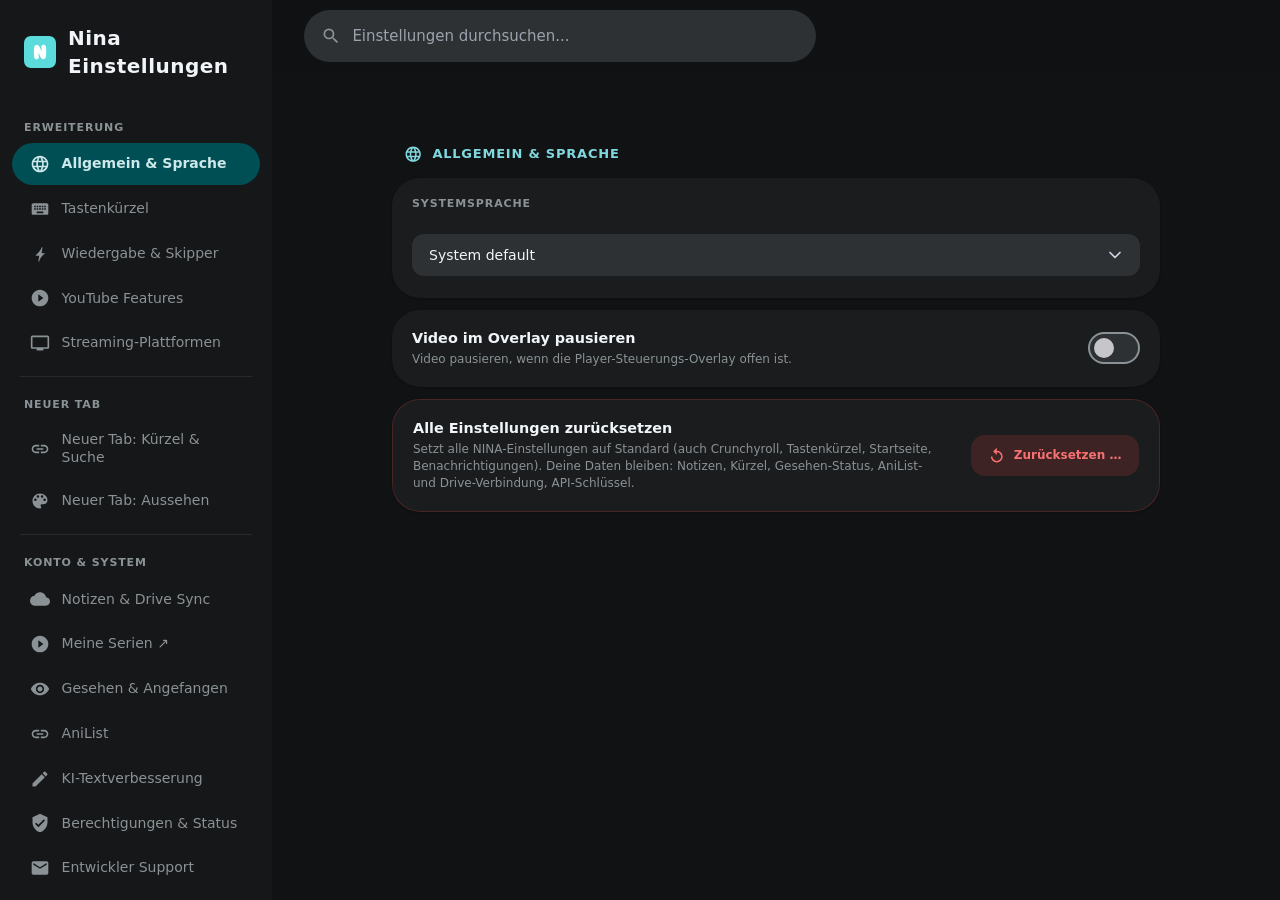
<file: ui/options.html>
<!DOCTYPE html>
<html class="dark">
<head>
  <meta charset="UTF-8">
  <meta name="viewport" content="width=device-width, initial-scale=1.0">
  <title>NINA - Einstellungen</title>
  <link rel="stylesheet" href="tailwind.min.css">
  <link rel="stylesheet" href="sidepanel-custom.css">
  <link rel="stylesheet" href="options.css">
  <style>
    /* Crunchyroll language picker */
    .cr-lang-chips { display: flex; flex-wrap: wrap; gap: 6px; }
    .cr-lang-chip { padding: 4px 10px; border-radius: 999px; font-size: 12px; font-weight: 600; cursor: pointer; border: 1px solid rgba(100,116,139,.35); background: transparent; color: #64748b; }
    .dark .cr-lang-chip { color: #94a3b8; }
    .cr-lang-chip.on { background: #006A72; border-color: #006A72; color: #fff; }
    .dark .cr-lang-chip.on { background: #80D8DF; border-color: #80D8DF; color: #000; }
    .cr-lang-rest { display: flex; align-items: center; gap: 8px; font-size: 12px; color: #64748b; cursor: pointer; }
    .dark .cr-lang-rest { color: #94a3b8; }

    /* AniList */
    .al-avatar { width: 36px; height: 36px; border-radius: 50%; object-fit: cover; }
    .al-a { color: #3db4f2; text-decoration: none; font-weight: 600; }
    .al-a:hover { text-decoration: underline; }
    .al-btn-link { background: none; border: 0; cursor: pointer; font-size: 12px; padding: 0; }
    .al-copy-row { display: flex; align-items: center; gap: 10px; margin-top: 6px; }
    .al-sync-item { display: flex; gap: 14px; padding: 14px 20px; }
    .al-sync-item + .al-sync-item { border-top: 1px solid rgba(100,116,139,.15); }
    .al-sync-icon { flex: 0 0 auto; width: 36px; height: 36px; border-radius: 12px; display: flex; align-items: center; justify-content: center; background: rgba(61,180,242,.12); color: #3db4f2; }
    .al-sync-icon svg { width: 20px; height: 20px; }
    .al-sync-body { flex: 1; min-width: 0; display: flex; flex-direction: column; gap: 10px; }
    .al-sync-head { display: flex; align-items: center; justify-content: space-between; gap: 16px; }
    .al-sync-head .opt-btn { flex: 0 0 auto; }
    .al-sync-title { font-size: 14px; font-weight: 600; color: #1e293b; margin: 0; }
    .dark .al-sync-title { color: #f1f5f9; }
    .al-sync-desc { font-size: 12px; color: #64748b; margin: 2px 0 0; line-height: 1.45; }
    .dark .al-sync-desc { color: #94a3b8; }
    .al-progress-wrap { display: flex; flex-direction: column; gap: 6px; }
    .al-progress { height: 6px; border-radius: 3px; background: rgba(100,116,139,.2); overflow: hidden; }
    .al-progress > div { height: 100%; width: 0; background: #3db4f2; transition: width .3s; }
    .al-sync-row { display: flex; align-items: center; justify-content: space-between; gap: 16px; padding: 6px 0; }
    .al-sync-row .opt-btn { flex: 0 0 auto; }
    .al-log { max-height: 260px; overflow-y: auto; padding: 10px 12px; border-radius: 12px; background: rgba(100,116,139,.1); font-size: 12px; line-height: 1.6; }
    .al-log .ok { color: #3dd16f; }
    .al-log .skip { color: #94a3b8; }
    .al-log .err { color: #f87171; }
    .al-code { padding: 4px 8px; border-radius: 8px; background: rgba(100,116,139,.12); font-size: 12px; word-break: break-all; }

    /* Gesehen & Angefangen */
    .wh-series { display: flex; flex-direction: column; gap: 6px; }
    .wh-series-head { cursor: pointer; }
    .wh-chevron { flex: 0 0 auto; width: 20px; text-align: center; font-size: 14px; color: #64748b; }
    .wh-open { flex: 0 0 auto; font-size: 12px; font-weight: 600; color: #f47521; text-decoration: none; padding: 3px 8px; border-radius: 999px; }
    .wh-open:hover { background: rgba(244,117,33,.12); }
    .wh-series-items { display: flex; flex-direction: column; gap: 6px; margin-left: 28px; }
    .wh-series-items .wh-thumb { width: 96px; }
    .wh-toolbar { display: flex; flex-wrap: wrap; align-items: center; gap: 8px; }
    .wh-group { display: flex; border-radius: 12px; overflow: hidden; border: 1px solid rgba(100,116,139,.25); }
    .wh-chip { padding: 6px 12px; font-size: 12px; font-weight: 600; background: transparent; color: #64748b; border: 0; cursor: pointer; }
    .wh-chip + .wh-chip { border-left: 1px solid rgba(100,116,139,.25); }
    .wh-chip.active { background: #006A72; color: #fff; }
    .dark .wh-chip { color: #94a3b8; }
    .dark .wh-chip.active { background: #80D8DF; color: #000; }
    .wh-search { flex: 1; min-width: 140px; padding: 6px 12px; font-size: 13px; border-radius: 12px; border: 1px solid rgba(100,116,139,.25); background: rgba(100,116,139,.08); color: inherit; outline: none; }
    .wh-refresh { padding: 6px 12px; font-size: 12px; font-weight: 600; border-radius: 12px; border: 0; cursor: pointer; background: #006A72; color: #fff; }
    .dark .wh-refresh { background: #80D8DF; color: #000; }
    .wh-refresh:disabled { opacity: .5; cursor: default; }
    .wh-summary { font-size: 12px; color: #64748b; }
    .dark .wh-summary { color: #94a3b8; }
    .wh-list { display: flex; flex-direction: column; gap: 8px; }
    .wh-item { display: flex; gap: 12px; align-items: center; padding: 8px; border-radius: 16px; background: rgba(100,116,139,.08); text-decoration: none; color: inherit; transition: background .15s; }
    .wh-item:hover { background: rgba(100,116,139,.16); }
    .wh-thumb { flex: 0 0 auto; width: 120px; aspect-ratio: 16/9; border-radius: 10px; object-fit: cover; background: rgba(100,116,139,.2); }
    .wh-thumb-cr { display: flex; align-items: center; justify-content: center; font-size: 11px; font-weight: 700; color: #f47521; }
    .wh-body { flex: 1; min-width: 0; display: flex; flex-direction: column; gap: 4px; }
    .wh-title { font-size: 13px; font-weight: 600; white-space: nowrap; overflow: hidden; text-overflow: ellipsis; color: #1e293b; }
    .dark .wh-title { color: #f1f5f9; }
    .wh-sub { font-size: 11px; color: #64748b; white-space: nowrap; overflow: hidden; text-overflow: ellipsis; }
    .dark .wh-sub { color: #94a3b8; }
    .wh-progress { height: 4px; border-radius: 2px; background: rgba(100,116,139,.2); overflow: hidden; }
    .wh-progress > div { height: 100%; }
    .wh-badge { flex: 0 0 auto; padding: 3px 10px; border-radius: 999px; font-size: 11px; font-weight: 700; color: #fff; }
    .wh-watched { background: #3dd16f; }
    .wh-started { background: #f5a623; }
    .wh-more { width: 100%; padding: 8px; font-size: 12px; font-weight: 600; border-radius: 12px; border: 1px solid rgba(100,116,139,.25); background: transparent; color: inherit; cursor: pointer; }
  </style>
</head>
<body class="bg-m3-background-light dark:bg-m3-background-dark text-slate-800 dark:text-slate-100 font-sans transition-colors duration-300 min-h-screen overflow-hidden flex select-none">

  <svg class="ms-sprite" aria-hidden="true" focusable="false">
    <symbol id="ms-search" viewBox="0 0 24 24"><path d="M15.5 14h-.79l-.28-.27A6.471 6.471 0 0 0 16 9.5 6.5 6.5 0 1 0 9.5 16c1.61 0 3.09-.59 4.23-1.57l.27.28v.79l5 4.99L20.49 19l-4.99-5zm-6 0C7.01 14 5 11.99 5 9.5S7.01 5 9.5 5 14 7.01 14 9.5 11.99 14 9.5 14z"/></symbol>
    <symbol id="ms-restart" viewBox="0 0 24 24"><path d="M12 5V1L7 6l5 5V7c3.31 0 6 2.69 6 6s-2.69 6-6 6-6-2.69-6-6H4c0 4.42 3.58 8 8 8s8-3.58 8-8-3.58-8-8-8z"/></symbol>
    <symbol id="ms-language" viewBox="0 0 24 24"><path d="M11.99 2C6.47 2 2 6.48 2 12s4.47 10 9.99 10C17.52 22 22 17.52 22 12S17.52 2 11.99 2zm6.93 6h-2.95a15.65 15.65 0 0 0-1.38-3.56A8.03 8.03 0 0 1 18.92 8zM12 4.04c.83 1.2 1.48 2.53 1.91 3.96h-3.82c.43-1.43 1.08-2.76 1.91-3.96zM4.26 14C4.1 13.36 4 12.69 4 12s.1-1.36.26-2h3.38c-.08.66-.14 1.32-.14 2s.06 1.34.14 2H4.26zm.82 2h2.95c.32 1.25.78 2.45 1.38 3.56A8 8 0 0 1 5.08 16zm2.95-8H5.08A8 8 0 0 1 9.41 4.44 15.65 15.65 0 0 0 8.03 8zM12 19.96c-.83-1.2-1.48-2.53-1.91-3.96h3.82c-.43 1.43-1.08 2.76-1.91 3.96zM14.34 14H9.66c-.09-.66-.16-1.32-.16-2s.07-1.35.16-2h4.68c.09.65.16 1.32.16 2s-.07 1.34-.16 2zm.25 5.56c.6-1.11 1.06-2.31 1.38-3.56h2.95a8.03 8.03 0 0 1-4.33 3.56zM16.36 14c.08-.66.14-1.32.14-2s-.06-1.34-.14-2h3.38c.16.64.26 1.31.26 2s-.1 1.36-.26 2h-3.38z"/></symbol>
    <symbol id="ms-bolt" viewBox="0 0 24 24"><path d="M11 21h-1l1-7H7.5c-.88 0-.33-.75-.14-1.13C10.49 10.54 13.48 6.57 14 4h1l-1 7h3.5c.49 0 .56.33.47.51C13.82 14.07 11.54 18.43 11 21z"/></symbol>
    <symbol id="ms-play" viewBox="0 0 24 24"><path d="M12 2C6.48 2 2 6.48 2 12s4.48 10 10 10 10-4.48 10-10S17.52 2 12 2zm-2 14.5v-9l6 4.5-6 4.5z"/></symbol>
    <symbol id="ms-tv" viewBox="0 0 24 24"><path d="M21 3H3c-1.1 0-2 .9-2 2v12c0 1.1.9 2 2 2h5v2h8v-2h5c1.1 0 2-.9 2-2V5c0-1.1-.9-2-2-2zm0 14H3V5h18v12z"/></symbol>
    <symbol id="ms-link" viewBox="0 0 24 24"><path d="M3.9 12c0-1.71 1.39-3.1 3.1-3.1h4V7H7c-2.76 0-5 2.24-5 5s2.24 5 5 5h4v-1.9H7c-1.71 0-3.1-1.39-3.1-3.1zM8 13h8v-2H8v2zm9-6h-4v1.9h4c1.71 0 3.1 1.39 3.1 3.1s-1.39 3.1-3.1 3.1h-4V17h4c2.76 0 5-2.24 5-5s-2.24-5-5-5z"/></symbol>
    <symbol id="ms-palette" viewBox="0 0 24 24"><path d="M12 3c-4.97 0-9 4.03-9 9s4.03 9 9 9c.83 0 1.5-.67 1.5-1.5 0-.39-.15-.74-.39-1.01-.23-.26-.38-.61-.38-.99 0-.83.67-1.5 1.5-1.5H16c2.76 0 5-2.24 5-5 0-4.42-4.03-8-9-8zm-5.5 9c-.83 0-1.5-.67-1.5-1.5S5.67 9 6.5 9 8 9.67 8 10.5 7.33 12 6.5 12zm3-4C8.67 8 8 7.33 8 6.5S8.67 5 9.5 5s1.5.67 1.5 1.5S10.33 8 9.5 8zm5 0c-.83 0-1.5-.67-1.5-1.5S13.67 5 14.5 5s1.5.67 1.5 1.5S15.33 8 14.5 8zm3 4c-.83 0-1.5-.67-1.5-1.5S16.67 9 17.5 9s1.5.67 1.5 1.5-.67 1.5-1.5 1.5z"/></symbol>
    <symbol id="ms-cloud" viewBox="0 0 24 24"><path d="M19.35 10.04C18.67 6.59 15.64 4 12 4 9.11 4 6.6 5.64 5.35 8.04 2.34 8.36 0 10.91 0 14c0 3.31 2.69 6 6 6h13c2.76 0 5-2.24 5-5 0-2.64-2.05-4.78-4.65-4.96z"/></symbol>
    <symbol id="ms-edit" viewBox="0 0 24 24"><path d="M3 17.25V21h3.75L17.81 9.94l-3.75-3.75L3 17.25zM20.71 7.04c.39-.39.39-1.02 0-1.41l-2.34-2.34a.996.996 0 0 0-1.41 0l-1.83 1.83 3.75 3.75 1.83-1.83z"/></symbol>
    <symbol id="ms-verified" viewBox="0 0 24 24"><path d="M12 1 3 5v6c0 5.55 3.84 10.74 9 12 5.16-1.26 9-6.45 9-12V5l-9-4zm-2 16-4-4 1.41-1.41L10 14.17l6.59-6.59L18 9l-8 8z"/></symbol>
    <symbol id="ms-visibility" viewBox="0 0 24 24"><path d="M12 4.5C7 4.5 2.73 7.61 1 12c1.73 4.39 6 7.5 11 7.5s9.27-3.11 11-7.5c-1.73-4.39-6-7.5-11-7.5zM12 17c-2.76 0-5-2.24-5-5s2.24-5 5-5 5 2.24 5 5-2.24 5-5 5zm0-8c-1.66 0-3 1.34-3 3s1.34 3 3 3 3-1.34 3-3-1.34-3-3-3z"/></symbol>
    <symbol id="ms-keyboard" viewBox="0 0 24 24"><path d="M20 5H4c-1.1 0-1.99.9-1.99 2L2 17c0 1.1.9 2 2 2h16c1.1 0 2-.9 2-2V7c0-1.1-.9-2-2-2zm-9 3h2v2h-2V8zm0 3h2v2h-2v-2zM8 8h2v2H8V8zm0 3h2v2H8v-2zm-1 2H5v-2h2v2zm0-3H5V8h2v2zm9 7H8v-2h8v2zm0-4h-2v-2h2v2zm0-3h-2V8h2v2zm3 3h-2v-2h2v2zm0-3h-2V8h2v2z"/></symbol>
    <symbol id="ms-mail" viewBox="0 0 24 24"><path d="M20 4H4c-1.1 0-1.99.9-1.99 2L2 18c0 1.1.9 2 2 2h16c1.1 0 2-.9 2-2V6c0-1.1-.9-2-2-2zm0 4-8 5-8-5V6l8 5 8-5v2z"/></symbol>
  </svg>

  <div id="sidebar" class="flex flex-col h-screen shrink-0 relative z-20">
    <div class="p-6 flex items-center gap-3">
      <img src="../icons/icon.png" class="w-8 h-8 object-contain" alt="NINA">
      <h1 class="text-xl font-bold tracking-wide text-slate-800 dark:text-slate-100" data-i18n="settings_title">Nina Einstellungen</h1>
    </div>

    <div class="flex-1 overflow-y-auto py-2 custom-scrollbar" id="sidebar-nav">
      <span class="sidebar-nav-label">Erweiterung</span>
      <a href="#cat-general" class="sidebar-link" data-target="cat-general">
        <svg class="ms-icon" aria-hidden="true"><use href="#ms-language"></use></svg>
        <span data-i18n="settings_group_general">Allgemein & Sprache</span>
      </a>
      <a href="#cat-hotkeys" class="sidebar-link" data-target="cat-hotkeys">
        <svg class="ms-icon" aria-hidden="true"><use href="#ms-keyboard"></use></svg>
        <span>Tastenkürzel</span>
      </a>
      <a href="#cat-playback" class="sidebar-link" data-target="cat-playback">
        <svg class="ms-icon" aria-hidden="true"><use href="#ms-bolt"></use></svg>
        <span data-i18n="settings_group_playback">Wiedergabe & Skipper</span>
      </a>
      <a href="#cat-youtube" class="sidebar-link" data-target="cat-youtube">
        <svg class="ms-icon" aria-hidden="true"><use href="#ms-play"></use></svg>
        <span data-i18n="settings_group_youtube">YouTube Features</span>
      </a>
      <a href="#cat-platforms" class="sidebar-link" data-target="cat-platforms">
        <svg class="ms-icon" aria-hidden="true"><use href="#ms-tv"></use></svg>
        <span data-i18n="settings_group_platforms">Streaming-Plattformen</span>
      </a>
      <div class="sidebar-separator"></div>
      <span class="sidebar-nav-label">Neuer Tab</span>
      <a href="#cat-newtab-shortcuts" class="sidebar-link" data-target="cat-newtab-shortcuts">
        <svg class="ms-icon" aria-hidden="true"><use href="#ms-link"></use></svg>
        <span data-i18n="settings_group_newtab_shortcuts">Neuer Tab: Kürzel & Suche</span>
      </a>
      <a href="#cat-newtab-appearance" class="sidebar-link" data-target="cat-newtab-appearance">
        <svg class="ms-icon" aria-hidden="true"><use href="#ms-palette"></use></svg>
        <span data-i18n="settings_group_newtab_appearance">Neuer Tab: Aussehen</span>
      </a>
      <div class="sidebar-separator"></div>
      <span class="sidebar-nav-label">Konto &amp; System</span>
      <a href="#cat-drive" class="sidebar-link" data-target="cat-drive">
        <svg class="ms-icon" aria-hidden="true"><use href="#ms-cloud"></use></svg>
        <span>Notizen & Drive Sync</span>
      </a>
      <a href="library.html" target="_blank" class="sidebar-link sidebar-link-external">
        <svg class="ms-icon" aria-hidden="true"><use href="#ms-play"></use></svg>
        <span>Meine Serien ↗</span>
      </a>
      <a href="#cat-watch-history" class="sidebar-link" data-target="cat-watch-history">
        <svg class="ms-icon" aria-hidden="true"><use href="#ms-visibility"></use></svg>
        <span>Gesehen & Angefangen</span>
      </a>
      <a href="#cat-anilist" class="sidebar-link" data-target="cat-anilist">
        <svg class="ms-icon" aria-hidden="true"><use href="#ms-link"></use></svg>
        <span>AniList</span>
      </a>
      <a href="#cat-ai-text" class="sidebar-link" data-target="cat-ai-text">
        <svg class="ms-icon" aria-hidden="true"><use href="#ms-edit"></use></svg>
        <span data-i18n="settings_group_ai_text">KI-Textverbesserung</span>
      </a>
      <a href="#cat-permissions" class="sidebar-link" data-target="cat-permissions">
        <svg class="ms-icon" aria-hidden="true"><use href="#ms-verified"></use></svg>
        <span>Berechtigungen &amp; Status</span>
      </a>
      <a href="#cat-support" class="sidebar-link" data-target="cat-support">
        <svg class="ms-icon" aria-hidden="true"><use href="#ms-mail"></use></svg>
        <span data-i18n="dev_support">Entwickler Support</span>
      </a>
    </div>
  </div>

  <div class="flex-1 flex flex-col h-screen relative bg-m3-background-light dark:bg-m3-background-dark">

    <div class="options-topbar">
      <div class="options-search-wrap">
        <svg class="ms-icon" aria-hidden="true"><use href="#ms-search"></use></svg>
        <input type="text" id="searchInput" placeholder="Einstellungen durchsuchen..." class="options-search">
      </div>
    </div>

    <div class="flex-1 overflow-y-auto px-8 py-6 custom-scrollbar" id="settingsContainer">
      <div class="max-w-3xl mx-auto space-y-10 pb-20">
        <div id="noResultsMsg" class="hidden text-center text-slate-500 mt-10">Keine Einstellungen gefunden.</div>

        <!-- 1: Allgemein & Sprache -->
        <section id="cat-general" class="setting-section is-active">
          <header class="settings-group-header">
            <svg class="ms-icon" aria-hidden="true"><use href="#ms-language"></use></svg>
            <h2 data-i18n="settings_group_general">Allgemein & Sprache</h2>
          </header>

          <div class="settings-card">
            <div class="settings-card-title">Systemsprache</div>
            <div class="settings-card-pad pt-2">
              <div class="relative w-full z-30" id="customDropdownContainer">
                <button id="dropdownTrigger" class="w-full flex items-center justify-between bg-m3-surfaceVariant-light dark:bg-m3-surfaceVariant-dark text-slate-800 dark:text-slate-100 rounded-xl px-4 py-2.5 text-sm outline-none border border-transparent cursor-pointer hover:brightness-105 transition-all duration-200">
                  <span id="dropdownSelectedValue" data-i18n="lang_system">System default</span>
                  <svg class="w-4 h-4 text-slate-600 dark:text-slate-300 transition-transform duration-200" id="dropdownArrow" fill="none" stroke="currentColor" stroke-width="2.5" viewBox="0 0 24 24"><path stroke-linecap="round" stroke-linejoin="round" d="M19.5 8.25l-7.5 7.5-7.5-7.5" /></svg>
                </button>
                <div id="dropdownMenu" class="absolute left-0 right-0 mt-2 bg-m3-surface-light dark:bg-m3-background-dark border border-m3-surfaceVariant-light dark:border-m3-surfaceVariant-dark rounded-2xl shadow-xl hidden overflow-hidden scale-95 opacity-0 transition-all duration-150 origin-top flex flex-col p-1.5 z-50">
                  <button class="dropdown-item flex items-center px-3 py-2.5 text-sm text-slate-700 dark:text-slate-200 hover:bg-m3-surfaceVariant-light dark:hover:bg-m3-surfaceVariant-dark rounded-xl transition-colors text-left" data-value="system" data-i18n="lang_system">System default</button>
                  <button class="dropdown-item flex items-center px-3 py-2.5 text-sm text-slate-700 dark:text-slate-200 hover:bg-m3-surfaceVariant-light dark:hover:bg-m3-surfaceVariant-dark rounded-xl transition-colors text-left" data-value="de" data-i18n="de">Deutsch</button>
                  <button class="dropdown-item flex items-center px-3 py-2.5 text-sm text-slate-700 dark:text-slate-200 hover:bg-m3-surfaceVariant-light dark:hover:bg-m3-surfaceVariant-dark rounded-xl transition-colors text-left" data-value="en" data-i18n="en">English</button>
                  <button class="dropdown-item flex items-center px-3 py-2.5 text-sm text-slate-700 dark:text-slate-200 hover:bg-m3-surfaceVariant-light dark:hover:bg-m3-surfaceVariant-dark rounded-xl transition-colors text-left" data-value="es" data-i18n="es">Español</button>
                  <button class="dropdown-item flex items-center px-3 py-2.5 text-sm text-slate-700 dark:text-slate-200 hover:bg-m3-surfaceVariant-light dark:hover:bg-m3-surfaceVariant-dark rounded-xl transition-colors text-left" data-value="fr" data-i18n="fr">Français</button>
                </div>
              </div>
            </div>
          </div>

          <div class="settings-card">
            <div class="setting-item settings-row">
              <div class="settings-row-copy">
                <span class="title" data-i18n="pause_on_open_title">Video im Overlay pausieren</span>
                <span class="desc" data-i18n="pause_on_open_desc">Video pausieren, wenn die Player-Steuerungs-Overlay offen ist.</span>
              </div>
              <label class="md-switch">
                <input type="checkbox" id="togglePauseOnOpen">
                <span class="md-switch-track"></span>
              </label>
            </div>
          </div>

          <div class="settings-card settings-danger">
            <div class="setting-item settings-row">
              <div class="settings-row-copy">
                <span class="title">Alle Einstellungen zurücksetzen</span>
                <span class="desc">Setzt alle NINA-Einstellungen auf Standard (auch Crunchyroll, Tastenkürzel, Startseite, Benachrichtigungen). Deine Daten bleiben: Notizen, Kürzel, Gesehen-Status, AniList- und Drive-Verbindung, API-Schlüssel.</span>
              </div>
              <button type="button" id="btnResetAll" class="opt-btn opt-btn-danger text-xs">
                <svg class="ms-icon" aria-hidden="true"><use href="#ms-restart"></use></svg>
                Zurücksetzen …
              </button>
            </div>
          </div>
        </section>

        <!-- 1b: Tastenkürzel -->
        <section id="cat-hotkeys" class="setting-section">
          <header class="settings-group-header">
            <svg class="ms-icon" aria-hidden="true"><use href="#ms-keyboard"></use></svg>
            <h2>Tastenkürzel</h2>
          </header>

          <p class="hk-intro">Jede Aktion kann beliebig viele Tasten oder Tastenkombinationen haben – mit <b>+</b> fügst du weitere hinzu, mit <b>×</b> entfernst du eine. Kürzel ohne Strg/Alt (z.&nbsp;B. nur „F2“ oder Umschalt&nbsp;+&nbsp;…) greifen nicht, solange du in einem Textfeld tippst.</p>

          <div class="settings-card">
            <div class="hk-card-head">NINA-Fenster <span>Geschwindigkeit &amp; Lautstärke</span></div>
            <div class="setting-item settings-row">
              <div class="settings-row-copy">
                <span class="title">Auf der Seite einblenden</span>
                <span class="desc">Kleines Fenster oben rechts direkt auf der Webseite (auch im neuen Tab und über Vollbild-Videos). Nochmal drücken, Esc oder ein Klick daneben schließt es.</span>
                <div class="hk-combos" data-hk-owner="popup"></div>
              </div>
              <label class="md-switch">
                <input type="checkbox" id="hk-popup-on">
                <span class="md-switch-track"></span>
              </label>
            </div>
            <div class="setting-item settings-row">
              <div class="settings-row-copy">
                <span class="title">Normales Popup (wie Klick aufs NINA-Symbol)</span>
                <span class="desc">Dieses Kürzel verwaltet Chrome selbst – es klappt überall, auch auf <code>chrome://</code>-Seiten, kann aber nur eine Kombination mit Strg/Alt sein und nur in Chrome geändert werden.</span>
                <div class="hk-combos">
                  <span class="hk-static" id="hk-chrome-current">…</span>
                </div>
              </div>
              <button type="button" id="hk-chrome-shortcuts" class="opt-btn opt-btn-tonal text-xs">In Chrome ändern</button>
            </div>
          </div>

          <div class="settings-card">
            <div class="hk-card-head">Suche <span>mit Notizen &amp; Kürzeln</span></div>
            <div class="setting-item settings-row">
              <div class="settings-row-copy">
                <span class="title">Suche öffnen</span>
                <span class="desc">Öffnet die NINA-Suche über der aktuellen Webseite. Im neuen Tab springt das Kürzel ins Suchfeld.</span>
                <div class="hk-combos" data-hk-owner="search"></div>
              </div>
              <label class="md-switch">
                <input type="checkbox" id="hk-search-on">
                <span class="md-switch-track"></span>
              </label>
            </div>
          </div>

          <div class="settings-card">
            <div class="hk-card-head">Eigene Kürzel <span>Webseite oder Notiz direkt öffnen</span></div>
            <div class="settings-card-pad space-y-3">
              <div id="hk-custom-list" class="hk-list"></div>
              <button type="button" id="hk-add" class="opt-btn opt-btn-tonal text-xs">+ Kürzel hinzufügen</button>
            </div>
          </div>
          <p id="hk-hint" class="hk-hint"></p>
        </section>

        <!-- 2: Wiedergabe & Skipper -->
        <section id="cat-playback" class="setting-section">
          <header class="settings-group-header">
            <svg class="ms-icon" aria-hidden="true"><use href="#ms-bolt"></use></svg>
            <h2 data-i18n="settings_group_playback">Wiedergabe & Skipper</h2>
          </header>

          <div class="settings-card">
            <div class="settings-card-title">Geschwindigkeit</div>
            <div class="setting-item settings-nested space-y-2">
              <div class="flex items-center justify-between">
                <span class="text-sm font-medium text-slate-700 dark:text-slate-200" data-i18n="ff_speed">Vorspulen (Gedrückthalten)</span>
                <span id="ffSpeedVal" class="opt-chip">2.00x</span>
              </div>
              <input type="range" id="ffSpeedSlider" min="1.0" max="10.0" step="0.1" value="2.0" class="w-full slider-aqua">
            </div>
          </div>

          <div class="settings-card">
            <div class="settings-card-title">Intros &amp; Werbung</div>
            <div class="setting-item">
              <div class="settings-row">
                <div class="settings-row-copy">
                  <span class="title" data-i18n="autoskip_title">Auto-Skip Intros</span>
                  <span class="desc" data-i18n="autoskip_desc">Überspringt Intros, Recaps & Werbung automatisch.</span>
                </div>
                <label class="md-switch">
                  <input type="checkbox" id="toggleAutoSkip" checked>
                  <span class="md-switch-track"></span>
                </label>
              </div>
              <div id="autoSkipDelaySliderBlock" class="settings-nested space-y-2">
                <div class="flex items-center justify-between text-xs">
                  <span class="font-medium text-m3-outline-light dark:text-m3-outline-dark"><span data-i18n="autoskip_delay_prefix">Verzögerung:</span> <span id="autoSkipDelayVal" class="font-bold text-m3-primary-light dark:text-m3-primary-dark text-sm">0s</span></span>
                </div>
                <input type="range" id="autoSkipDelaySlider" min="0" max="10" step="1" value="0" class="w-full slider-aqua">
              </div>
            </div>
          </div>

          <div class="settings-card">
            <div class="settings-card-title">Vollbild</div>
            <div class="setting-item settings-row">
              <div class="settings-row-copy">
                <span class="title">Vollbild bei der nächsten Folge beibehalten</span>
                <span class="desc">Schaust du im Vollbild und die nächste Folge startet, geht sie wieder in Vollbild (Netflix, Disney+, Crunchyroll, …; nicht auf YouTube). Ohne Klick kann Chrome nur das Fenster auf Vollbild schalten – der erste Klick/Tastendruck macht daraus echtes Vollbild.</span>
              </div>
              <label class="md-switch">
                <input type="checkbox" data-sync-bool="nina_keep_fullscreen" checked>
                <span class="md-switch-track"></span>
              </label>
            </div>
          </div>
        </section>

        <!-- 3: YouTube Features -->
        <section id="cat-youtube" class="setting-section">
          <header class="settings-group-header">
            <svg class="ms-icon" aria-hidden="true"><use href="#ms-play"></use></svg>
            <h2 data-i18n="settings_group_youtube">YouTube Features</h2>
          </header>

          <div class="settings-card">
            <div class="settings-card-title">Anzeige</div>
            <div class="setting-item settings-row">
              <div class="settings-row-copy">
                <span class="title" data-i18n="dislikes_title">YouTube Dislikes</span>
                <span class="desc" data-i18n="dislikes_desc">Dislike-Anzahl (Return YouTube Dislike) einblenden.</span>
              </div>
              <label class="md-switch">
                <input type="checkbox" id="toggleDislikes" checked>
                <span class="md-switch-track"></span>
              </label>
            </div>
            <div class="setting-item settings-row">
              <div class="settings-row-copy">
                <span class="title" data-i18n="timer_title">Geschwindigkeits-Timer</span>
                <span class="desc" data-i18n="timer_desc">Angepasste Restzeit neben der Videodauer anzeigen.</span>
              </div>
              <label class="md-switch">
                <input type="checkbox" id="toggleSpeedTimer" checked>
                <span class="md-switch-track"></span>
              </label>
            </div>
            <div class="setting-item settings-row">
              <div class="settings-row-copy">
                <span class="title" data-i18n="thanks_download_title">Thanks & Download Buttons</span>
                <span class="desc" data-i18n="thanks_download_desc">Thanks- und Download-Buttons einblenden.</span>
              </div>
              <label class="md-switch">
                <input type="checkbox" id="toggleThanksDownload">
                <span class="md-switch-track"></span>
              </label>
            </div>
          </div>

          <div class="settings-card">
            <div class="settings-card-title">SponsorBlock</div>
            <div class="setting-item settings-row">
              <div class="settings-row-copy">
                <span class="title" data-i18n="sponsorblock_title">SponsorBlock Segmente</span>
                <span class="desc" data-i18n="sponsorblock_desc">Werbe-Markierungen in der Suchleiste anzeigen.</span>
              </div>
              <label class="md-switch">
                <input type="checkbox" id="toggleSponsorBlock" checked>
                <span class="md-switch-track"></span>
              </label>
            </div>
            <div id="sponsorBlockAutoSkipRow" class="setting-item settings-row">
              <div class="settings-row-copy">
                <span class="title" data-i18n="sponsorblock_autoskip_title">Segmente automatisch überspringen</span>
                <span class="desc" data-i18n="sponsorblock_autoskip_desc">Aus: nur der Überspringen-Button wird angezeigt, du musst selbst klicken. An: springt sofort selbst.</span>
              </div>
              <label class="md-switch">
                <input type="checkbox" id="toggleSponsorBlockAutoSkip">
                <span class="md-switch-track"></span>
              </label>
            </div>
          </div>

          <div class="settings-card">
            <div class="settings-card-title">Auto-Like</div>
            <div class="setting-item">
              <div class="settings-row">
                <div class="settings-row-copy">
                  <span class="title" data-i18n="autolike_title">Auto-Like (YouTube)</span>
                  <span class="desc" data-i18n="autolike_hint">Wird nur auf YouTube /watch-Seiten ausgelöst.</span>
                </div>
                <label class="md-switch">
                  <input type="checkbox" id="toggleAutoLike" checked>
                  <span class="md-switch-track"></span>
                </label>
              </div>
              <div id="autoLikeSliderBlock" class="settings-nested space-y-2">
                <div class="flex items-center justify-between text-xs">
                  <span class="font-medium text-m3-outline-light dark:text-m3-outline-dark"><span data-i18n="autolike_prefix">Liken nach</span> <span id="autoLikeVal" class="font-bold text-m3-primary-light dark:text-m3-primary-dark text-sm">10%</span> <span data-i18n="autolike_suffix_simple">des Videos</span></span>
                </div>
                <input type="range" id="autoLikeSlider" min="1" max="100" step="1" value="10" class="w-full slider-aqua">
              </div>
            </div>
          </div>

          <div class="settings-card">
            <div class="settings-card-title">Gesehen-Status</div>
            <div class="setting-item">
              <div class="settings-row">
                <div class="settings-row-copy">
                  <span class="title" data-i18n="watch_status_title">Video-Status (Angefangen/Gesehen)</span>
                  <span class="desc" data-i18n="watch_status_desc">YouTube: Markiert Miniaturansichten und zeigt einen Status neben Like/Dislike. Wird über Google Drive geräteübergreifend synchronisiert.</span>
                </div>
                <label class="md-switch">
                  <input type="checkbox" id="toggleWatchStatus" checked>
                  <span class="md-switch-track"></span>
                </label>
              </div>
              <div class="settings-row">
                <div class="settings-row-copy">
                  <span class="title" data-i18n="watch_status_cr_title">Auch auf Crunchyroll</span>
                  <span class="desc" data-i18n="watch_status_cr_desc">Dasselbe für Folgen: Rahmen/Status-Anzeige + Sync über Google Drive.</span>
                </div>
                <label class="md-switch">
                  <input type="checkbox" id="toggleWatchStatusCrunchyroll" checked>
                  <span class="md-switch-track"></span>
                </label>
              </div>
              <div id="watchStatusThresholdBlock" class="settings-nested space-y-2">
                <div class="flex items-center justify-between text-xs">
                  <span class="font-medium text-m3-outline-light dark:text-m3-outline-dark"><span data-i18n="watch_status_prefix">Gilt als "Gesehen" ab</span> <span id="watchStatusThresholdVal" class="font-bold text-m3-primary-light dark:text-m3-primary-dark text-sm">90%</span></span>
                </div>
                <input type="range" id="watchStatusThresholdSlider" min="10" max="100" step="5" value="90" class="w-full slider-aqua">
              </div>
            </div>
          </div>
        </section>

        <!-- 4: Streaming-Plattformen: overview, one page per service -->
        <section id="cat-platforms" class="setting-section">
          <header class="settings-group-header">
            <svg class="ms-icon" aria-hidden="true"><use href="#ms-tv"></use></svg>
            <h2 data-i18n="settings_group_platforms">Streaming-Plattformen</h2>
          </header>
          <p class="pf-intro">Was NINA bei den einzelnen Anbietern ergänzt – wähle einen Anbieter.</p>
          <div class="pf-grid">
            <button type="button" class="pf-tile" data-goto="cat-crunchyroll" style="--pf:#f47521">
              <span class="pf-logo">C</span>
              <span class="pf-text"><b>Crunchyroll</b><small>Gesehen-Status, AniList, Sprachen, Player</small></span>
              <svg class="pf-chev" viewBox="0 0 24 24" fill="none" stroke="currentColor" stroke-width="2.4" stroke-linecap="round" stroke-linejoin="round"><path d="M9 6l6 6-6 6"/></svg>
            </button>
            <button type="button" class="pf-tile" data-goto="cat-prime" style="--pf:#00a8e1">
              <span class="pf-logo">P</span>
              <span class="pf-text"><b>Prime Video</b><small>Gesehen-Status, AniList, 600 %, X-Ray</small></span>
              <svg class="pf-chev" viewBox="0 0 24 24" fill="none" stroke="currentColor" stroke-width="2.4" stroke-linecap="round" stroke-linejoin="round"><path d="M9 6l6 6-6 6"/></svg>
            </button>
            <button type="button" class="pf-tile" data-goto="cat-netflix" style="--pf:#e50914">
              <span class="pf-logo">N</span>
              <span class="pf-text"><b>Netflix</b><small>Gesehen-Status, AniList, Lautstärke bis 600 %</small></span>
              <svg class="pf-chev" viewBox="0 0 24 24" fill="none" stroke="currentColor" stroke-width="2.4" stroke-linecap="round" stroke-linejoin="round"><path d="M9 6l6 6-6 6"/></svg>
            </button>
            <button type="button" class="pf-tile" data-goto="cat-disney" style="--pf:#2f6bff">
              <span class="pf-logo">D+</span>
              <span class="pf-text"><b>Disney+</b><small>Gesehen-Status, AniList, Lautstärke bis 600 %</small></span>
              <svg class="pf-chev" viewBox="0 0 24 24" fill="none" stroke="currentColor" stroke-width="2.4" stroke-linecap="round" stroke-linejoin="round"><path d="M9 6l6 6-6 6"/></svg>
            </button>
            <button type="button" class="pf-tile" data-goto="cat-joyn" style="--pf:#f5d800">
              <span class="pf-logo">J</span>
              <span class="pf-text"><b>Joyn</b><small>Gesehen-Status, AniList, Lautstärke bis 600 %</small></span>
              <svg class="pf-chev" viewBox="0 0 24 24" fill="none" stroke="currentColor" stroke-width="2.4" stroke-linecap="round" stroke-linejoin="round"><path d="M9 6l6 6-6 6"/></svg>
            </button>
          </div>
          <p class="pf-intro">Geschwindigkeit, Intro-Skip und „Vollbild beibehalten“ gelten für alle Anbieter – die stehen unter „Wiedergabe &amp; Skipper“.</p>
        </section>

        <!-- Prime Video -->
        <section id="cat-prime" class="setting-section" data-parent="cat-platforms">
          <header class="settings-group-header">
            <button type="button" class="pf-back" data-goto="cat-platforms" title="Zurück zu Streaming-Plattformen"><svg viewBox="0 0 24 24" fill="none" stroke="currentColor" stroke-width="2.4" stroke-linecap="round" stroke-linejoin="round"><path d="M15 6l-6 6 6 6"/></svg></button>
            <h2>Prime Video</h2>
          </header>

          <div class="settings-card">
            <div class="settings-card-title">Player</div>
            <div class="setting-item settings-row">
              <div class="settings-row-copy">
                <span class="title">Lautstärke bis 600 % &amp; Mausrad</span>
                <span class="desc">Primes Lautstärkeregler geht bis 600 % (gleichmäßige Skala, der Wert steht darunter). Mausrad über dem Lautsprecher-Symbol: 10-%-Schritte. Ausschalten wirkt nach Neuladen der Seite.</span>
              </div>
              <label class="md-switch"><input type="checkbox" data-vol-boost="prime" checked><span class="md-switch-track"></span></label>
            </div>
            <div class="setting-item settings-row">
              <div class="settings-row-copy">
                <span class="title">Gesehen &amp; Angefangen erfassen</span>
                <span class="desc">Merkt sich bei Serien, welche Folgen du auf Prime Video angefangen oder gesehen hast (Liste unter „Gesehen &amp; Angefangen“, mit Google-Drive-Sync). Ab wie viel Prozent „Gesehen“ gilt, stellst du unter „YouTube Features“ ein.</span>
              </div>
              <label class="md-switch"><input type="checkbox" data-stream-track="prime" data-field="track" checked><span class="md-switch-track"></span></label>
            </div>
            <div class="setting-item settings-row">
              <div class="settings-row-copy">
                <span class="title">AniList-Fortschritt übertragen</span>
                <span class="desc">Nur wenn du in „Meine Serien → Einstellungen“ „Mit AniList verknüpfen“ einschaltest: Gesehene Folgen von Animes, die schon auf deiner AniList-Liste stehen, werden dort eingetragen. Ohne diesen Schalter bleibt alles in NINA.</span>
              </div>
              <label class="md-switch"><input type="checkbox" data-stream-track="prime" data-field="anilist" checked><span class="md-switch-track"></span></label>
            </div>
            <div class="setting-item settings-row">
              <div class="settings-row-copy">
                <span class="title" data-i18n="xray_title">X-Ray ausblenden</span>
                <span class="desc" data-i18n="xray_desc">Blendet das X-Ray-Overlay bei Prime Video aus.</span>
              </div>
              <label class="md-switch">
                <input type="checkbox" id="toggleHideXRay">
                <span class="md-switch-track"></span>
              </label>
            </div>
          </div>

          <div class="settings-card">
            <div class="settings-card-title">Kommt noch</div>
            <div class="settings-row is-disabled">
              <div class="settings-row-copy">
                <span class="title" data-i18n="controls_title">Steuerungsleiste ausblenden</span>
                <span class="desc" data-i18n="prime_controls_desc">Blendet die untere Player-Leiste (Timeline, Buttons etc.) aus.</span>
              </div>
              <label class="md-switch">
                <input type="checkbox" id="toggleHidePrimeControls" disabled>
                <span class="md-switch-track"></span>
              </label>
            </div>
            <div class="settings-row is-disabled">
              <div class="settings-row-copy">
                <span class="title" data-i18n="topbar_title">Kopfleiste ausblenden</span>
                <span class="desc" data-i18n="prime_topbar_desc">Blendet die obere Leiste (Zurück-Pfeil &amp; Filmtitel) aus.</span>
              </div>
              <label class="md-switch">
                <input type="checkbox" id="toggleHidePrimeTopbar" disabled>
                <span class="md-switch-track"></span>
              </label>
            </div>
            <div class="settings-row is-disabled">
              <div class="settings-row-copy">
                <span class="title" data-i18n="nextup_title">"Nächste Folge" ausblenden</span>
                <span class="desc" data-i18n="prime_nextup_desc">Blendet die automatische Einblendung für die nächste Episode aus.</span>
              </div>
              <label class="md-switch">
                <input type="checkbox" id="toggleHidePrimeNextup" disabled>
                <span class="md-switch-track"></span>
              </label>
            </div>
            <div class="settings-row is-disabled">
              <div class="settings-row-copy">
                <span class="title" data-i18n="prime_settings_title">"3-Punkte-Menü" ausblenden</span>
                <span class="desc" data-i18n="prime_settings_desc">Blendet das Optionen-Menü (drei vertikale Punkte) oben rechts aus.</span>
              </div>
              <label class="md-switch">
                <input type="checkbox" id="toggleHidePrimeSettings" disabled>
                <span class="md-switch-track"></span>
              </label>
            </div>
          </div>
        </section>

        <!-- Netflix -->
        <section id="cat-netflix" class="setting-section" data-parent="cat-platforms">
          <header class="settings-group-header">
            <button type="button" class="pf-back" data-goto="cat-platforms" title="Zurück zu Streaming-Plattformen"><svg viewBox="0 0 24 24" fill="none" stroke="currentColor" stroke-width="2.4" stroke-linecap="round" stroke-linejoin="round"><path d="M15 6l-6 6 6 6"/></svg></button>
            <h2>Netflix</h2>
          </header>
          <div class="settings-card">
            <div class="settings-card-title">Player</div>
            <div class="setting-item settings-row">
              <div class="settings-row-copy">
                <span class="title">Lautstärke bis 600 % &amp; Mausrad</span>
                <span class="desc">Netflix' Lautstärkeregler geht bis 600 % (gleichmäßige Skala, der Wert steht darüber). Mausrad über dem Lautsprecher-Symbol: 10-%-Schritte. Ausschalten wirkt nach Neuladen der Seite.</span>
              </div>
              <label class="md-switch"><input type="checkbox" data-vol-boost="netflix" checked><span class="md-switch-track"></span></label>
            </div>
            <div class="setting-item settings-row">
              <div class="settings-row-copy">
                <span class="title">Gesehen &amp; Angefangen erfassen</span>
                <span class="desc">Merkt sich bei Serien, welche Folgen du auf Netflix angefangen oder gesehen hast (Liste unter „Gesehen &amp; Angefangen“, mit Google-Drive-Sync). Ab wie viel Prozent „Gesehen“ gilt, stellst du unter „YouTube Features“ ein.</span>
              </div>
              <label class="md-switch"><input type="checkbox" data-stream-track="netflix" data-field="track" checked><span class="md-switch-track"></span></label>
            </div>
            <div class="setting-item settings-row">
              <div class="settings-row-copy">
                <span class="title">AniList-Fortschritt übertragen</span>
                <span class="desc">Nur wenn du in „Meine Serien → Einstellungen“ „Mit AniList verknüpfen“ einschaltest: Gesehene Folgen von Animes, die schon auf deiner AniList-Liste stehen, werden dort eingetragen. Ohne diesen Schalter bleibt alles in NINA.</span>
              </div>
              <label class="md-switch"><input type="checkbox" data-stream-track="netflix" data-field="anilist" checked><span class="md-switch-track"></span></label>
            </div>
          </div>
        </section>

        <!-- Disney+ -->
        <section id="cat-disney" class="setting-section" data-parent="cat-platforms">
          <header class="settings-group-header">
            <button type="button" class="pf-back" data-goto="cat-platforms" title="Zurück zu Streaming-Plattformen"><svg viewBox="0 0 24 24" fill="none" stroke="currentColor" stroke-width="2.4" stroke-linecap="round" stroke-linejoin="round"><path d="M15 6l-6 6 6 6"/></svg></button>
            <h2>Disney+</h2>
          </header>
          <div class="settings-card">
            <div class="settings-card-title">Player</div>
            <div class="setting-item settings-row">
              <div class="settings-row-copy">
                <span class="title">Lautstärke bis 600 % &amp; Mausrad</span>
                <span class="desc">Der Lautstärkeregler von Disney+ geht bis 600 % (gleichmäßige Skala, der Wert steht darüber). Mausrad über dem Lautsprecher-Symbol: 10-%-Schritte. Ausschalten wirkt nach Neuladen der Seite.</span>
              </div>
              <label class="md-switch"><input type="checkbox" data-vol-boost="disney" checked><span class="md-switch-track"></span></label>
            </div>
            <div class="setting-item settings-row">
              <div class="settings-row-copy">
                <span class="title">Gesehen &amp; Angefangen erfassen</span>
                <span class="desc">Merkt sich bei Serien, welche Folgen du auf Disney+ angefangen oder gesehen hast (Liste unter „Gesehen &amp; Angefangen“, mit Google-Drive-Sync). Ab wie viel Prozent „Gesehen“ gilt, stellst du unter „YouTube Features“ ein.</span>
              </div>
              <label class="md-switch"><input type="checkbox" data-stream-track="disney" data-field="track" checked><span class="md-switch-track"></span></label>
            </div>
            <div class="setting-item settings-row">
              <div class="settings-row-copy">
                <span class="title">AniList-Fortschritt übertragen</span>
                <span class="desc">Nur wenn du in „Meine Serien → Einstellungen“ „Mit AniList verknüpfen“ einschaltest: Gesehene Folgen von Animes, die schon auf deiner AniList-Liste stehen, werden dort eingetragen. Ohne diesen Schalter bleibt alles in NINA.</span>
              </div>
              <label class="md-switch"><input type="checkbox" data-stream-track="disney" data-field="anilist" checked><span class="md-switch-track"></span></label>
            </div>
          </div>
        </section>

        <!-- Joyn -->
        <section id="cat-joyn" class="setting-section" data-parent="cat-platforms">
          <header class="settings-group-header">
            <button type="button" class="pf-back" data-goto="cat-platforms" title="Zurück zu Streaming-Plattformen"><svg viewBox="0 0 24 24" fill="none" stroke="currentColor" stroke-width="2.4" stroke-linecap="round" stroke-linejoin="round"><path d="M15 6l-6 6 6 6"/></svg></button>
            <h2>Joyn</h2>
          </header>
          <div class="settings-card">
            <div class="settings-card-title">Player</div>
            <div class="setting-item settings-row">
              <div class="settings-row-copy">
                <span class="title">Lautstärke bis 600 % &amp; Mausrad</span>
                <span class="desc">Joyns Lautstärkeregler geht bis 600 % (gleichmäßige Skala, der Wert steht darüber). Mausrad über dem Lautsprecher-Symbol: 10-%-Schritte. Ausschalten wirkt nach Neuladen der Seite.</span>
              </div>
              <label class="md-switch"><input type="checkbox" data-vol-boost="joyn" checked><span class="md-switch-track"></span></label>
            </div>
            <div class="setting-item settings-row">
              <div class="settings-row-copy">
                <span class="title">Gesehen &amp; Angefangen erfassen</span>
                <span class="desc">Merkt sich bei Serien, welche Folgen du auf Joyn angefangen oder gesehen hast (Liste unter „Gesehen &amp; Angefangen“, mit Google-Drive-Sync). Ab wie viel Prozent „Gesehen“ gilt, stellst du unter „YouTube Features“ ein.</span>
              </div>
              <label class="md-switch"><input type="checkbox" data-stream-track="joyn" data-field="track" checked><span class="md-switch-track"></span></label>
            </div>
            <div class="setting-item settings-row">
              <div class="settings-row-copy">
                <span class="title">AniList-Fortschritt übertragen</span>
                <span class="desc">Nur wenn du in „Meine Serien → Einstellungen“ „Mit AniList verknüpfen“ einschaltest: Gesehene Folgen von Animes, die schon auf deiner AniList-Liste stehen, werden dort eingetragen. Ohne diesen Schalter bleibt alles in NINA.</span>
              </div>
              <label class="md-switch"><input type="checkbox" data-stream-track="joyn" data-field="anilist" checked><span class="md-switch-track"></span></label>
            </div>
          </div>
        </section>

        <!-- Crunchyroll: everything NINA adds there, switchable -->
        <section id="cat-crunchyroll" class="setting-section" data-parent="cat-platforms">
          <header class="settings-group-header">
            <button type="button" class="pf-back" data-goto="cat-platforms" title="Zurück zu Streaming-Plattformen"><svg viewBox="0 0 24 24" fill="none" stroke="currentColor" stroke-width="2.4" stroke-linecap="round" stroke-linejoin="round"><path d="M15 6l-6 6 6 6"/></svg></button>
            <h2>Crunchyroll</h2>
          </header>

          <div class="settings-card">
            <div class="settings-card-title">Gesehen &amp; Angefangen erkennen</div>
            <div class="setting-item settings-row">
              <div class="settings-row-copy">
                <span class="title">Folgen-Status auf Crunchyroll</span>
                <span class="desc">Merkt sich, welche Folgen du angefangen oder gesehen hast (inkl. Drive-Sync). Aus = alles hier unten ruht. Ab wie viel Prozent „Gesehen“ gilt, stellst du unter „YouTube Features“ ein.</span>
              </div>
              <label class="md-switch">
                <input type="checkbox" id="cr-master-toggle" checked>
                <span class="md-switch-track"></span>
              </label>
            </div>
            <div class="setting-item settings-row">
              <div class="settings-row-copy">
                <span class="title">Wiedergabeverlauf im Hintergrund auswerten</span>
                <span class="desc">Liest deinen Crunchyroll-Verlauf (alle 6 Std.) und prüft die Staffeln der Serien darin – so werden Poster auch ohne Öffnen der Serie markiert.</span>
              </div>
              <label class="md-switch"><input type="checkbox" data-cr-opt="historySync" checked><span class="md-switch-track"></span></label>
            </div>
            <div class="setting-item settings-row">
              <div class="settings-row-copy">
                <span class="title">Alle Staffeln beim Öffnen einer Serie laden</span>
                <span class="desc">Beim Öffnen einer Serie werden alle ihre Staffeln samt Crunchyrolls „Gesehen“-Stand geladen (für die Zahlen im Staffel-Menü).</span>
              </div>
              <label class="md-switch"><input type="checkbox" data-cr-opt="seriesSync" checked><span class="md-switch-track"></span></label>
            </div>
            <div class="setting-item settings-row">
              <div class="settings-row-copy">
                <span class="title">„Mehr anzeigen“ automatisch drücken</span>
                <span class="desc">Bei langen Staffeln die restlichen Folgen nachladen, wenn alle sichtbaren gesehen sind – damit die Staffel als komplett erkannt wird.</span>
              </div>
              <label class="md-switch"><input type="checkbox" data-cr-opt="autoExpand" checked><span class="md-switch-track"></span></label>
            </div>
          </div>

          <div class="settings-card">
            <div class="settings-card-title">Anzeige</div>
            <div class="setting-item settings-row">
              <div class="settings-row-copy">
                <span class="title">Folgen-Vorschaubilder markieren</span>
                <span class="desc">„✓ Gesehen“ / „▶ Angefangen“ oben links auf den Folgenbildern.</span>
              </div>
              <label class="md-switch"><input type="checkbox" data-cr-opt="episodeMarks" checked><span class="md-switch-track"></span></label>
            </div>
            <div class="setting-item settings-row">
              <div class="settings-row-copy">
                <span class="title">Serien-Poster markieren</span>
                <span class="desc">Abzeichen und Fortschrittsbalken auf den Postern (Startseite, Vorschläge, Suche …).</span>
              </div>
              <label class="md-switch"><input type="checkbox" data-cr-opt="posterMarks" checked><span class="md-switch-track"></span></label>
            </div>
            <div class="setting-item settings-row">
              <div class="settings-row-copy">
                <span class="title">„Neue Folge“ auf dem Poster</span>
                <span class="desc">Ist eine neue Folge erschienen (AniList-Neuigkeiten, nur Serien mit eingeschalteter Glocke), steht „Neue Folge“ auf dem Poster. Wählbar, wann es wieder verschwindet.</span>
              </div>
              <select class="opt-select" data-cr-opt-select="newEpBadge" style="width:auto;min-width:220px">
                <option value="watched">Bis die Folge gesehen ist</option>
                <option value="visited">Bis die Serie geöffnet wurde</option>
                <option value="off">Aus</option>
              </select>
            </div>
            <div class="setting-item settings-row">
              <div class="settings-row-copy">
                <span class="title">Gesehenes ausgrauen</span>
                <span class="desc">Gesehene Bilder stark, angefangene leicht ausgrauen (beim Drüberfahren wieder farbig). Aus = nur Abzeichen.</span>
              </div>
              <label class="md-switch"><input type="checkbox" data-cr-opt="dimWatched" checked><span class="md-switch-track"></span></label>
            </div>
            <div class="setting-item settings-row">
              <div class="settings-row-copy">
                <span class="title">Synchro-Sprachen unter den Serien</span>
                <span class="desc">Statt „Untertitel | Synchro“ die echten Synchron-Sprachen, z. B. „Synchro: DE, JA, EN +6“. Komplette Liste im Tooltip.</span>
              </div>
              <select class="opt-select" data-cr-lang-mode="langAudio" style="width:auto;min-width:190px">
                <option value="picked">Nur ausgewählte</option>
                <option value="all">Alle</option>
                <option value="off">Aus</option>
              </select>
            </div>
            <div class="settings-nested space-y-3">
              <p class="text-xs text-slate-500 dark:text-slate-400">Ausgewählte Synchro-Sprachen (stehen immer zuerst):</p>
              <div class="cr-lang-chips" data-cr-lang-pick="langPickAudio" data-default="de-DE,ja-JP,en-US"></div>
            </div>
            <div class="setting-item settings-row">
              <div class="settings-row-copy">
                <span class="title">Untertitel-Sprachen unter den Serien</span>
                <span class="desc">Die Untertitel-Sprachen als zweite Zeile, z. B. „Untertitel: DE, EN +12“.</span>
              </div>
              <select class="opt-select" data-cr-lang-mode="langSubs" style="width:auto;min-width:190px">
                <option value="picked">Nur ausgewählte</option>
                <option value="all">Alle</option>
                <option value="off">Aus</option>
              </select>
            </div>
            <div class="settings-nested space-y-3">
              <p class="text-xs text-slate-500 dark:text-slate-400">Ausgewählte Untertitel-Sprachen (stehen immer zuerst):</p>
              <div class="cr-lang-chips" data-cr-lang-pick="langPickSubs" data-default="de-DE,en-US"></div>
              <label class="cr-lang-rest"><input type="checkbox" id="cr-lang-rest" checked> Anzahl der übrigen Sprachen anzeigen („+6“)</label>
            </div>
            <div class="setting-item settings-row">
              <div class="settings-row-copy">
                <span class="title">Zahlen im Staffel-Menü</span>
                <span class="desc">„20/25 Episoden“ bei jeder Staffel im Staffel-Auswahlmenü.</span>
              </div>
              <label class="md-switch"><input type="checkbox" data-cr-opt="seasonCounts" checked><span class="md-switch-track"></span></label>
            </div>
            <div class="setting-item settings-row">
              <div class="settings-row-copy">
                <span class="title">Status im Player</span>
                <span class="desc">„▶ Angefangen“ / „✓ Gesehen“ in der Steuerleiste des Players.</span>
              </div>
              <label class="md-switch"><input type="checkbox" data-cr-opt="playerStatus" checked><span class="md-switch-track"></span></label>
            </div>
            <div class="setting-item settings-row">
              <div class="settings-row-copy">
                <span class="title">„Bis hier geschaut“-Strich</span>
                <span class="desc">Grauer Strich in der Zeitleiste bis zur weitesten Stelle, die du je erreicht hast.</span>
              </div>
              <label class="md-switch"><input type="checkbox" data-cr-opt="resumeMarker" checked><span class="md-switch-track"></span></label>
            </div>
            <div class="setting-item settings-row">
              <div class="settings-row-copy">
                <span class="title">AniList-Leiste auf der Serienseite</span>
                <span class="desc">Status, Folge, Wertung und Verknüpfung unter der Staffel-Auswahl. Einrichtung unter „AniList“.</span>
              </div>
              <label class="md-switch"><input type="checkbox" data-cr-opt="anilistBar" checked><span class="md-switch-track"></span></label>
            </div>
          </div>

          <div class="settings-card">
            <div class="settings-card-title">Player</div>
            <div class="setting-item settings-row">
              <div class="settings-row-copy">
                <span class="title">Dort weiterschauen, wo du aufgehört hast</span>
                <span class="desc">Öffnest du eine angefangene Folge wieder, springt sie zu der Stelle, an der du zuletzt warst (auch geräteübergreifend über Drive). Nicht bei fertig geschauten Folgen.</span>
              </div>
              <label class="md-switch"><input type="checkbox" data-cr-opt="resumePlayback" data-default-off><span class="md-switch-track"></span></label>
            </div>
            <div class="setting-item settings-row">
              <div class="settings-row-copy">
                <span class="title">Mehr Geschwindigkeiten</span>
                <span class="desc">1.25x bis 3x im „Abspielgeschwindigkeit“-Menü, und der „1x“-Knopf zeigt die echte Geschwindigkeit. Ausschalten wirkt nach Neuladen der Seite.</span>
              </div>
              <label class="md-switch"><input type="checkbox" data-cr-opt="extraSpeeds" checked><span class="md-switch-track"></span></label>
            </div>
            <div class="setting-item settings-row">
              <div class="settings-row-copy">
                <span class="title">Lautstärke bis 600 %</span>
                <span class="desc">Crunchyrolls Lautstärkeregler geht bis 600 % (gleichmäßige Skala, Mausrad). Ausschalten wirkt nach Neuladen der Seite.</span>
              </div>
              <label class="md-switch"><input type="checkbox" data-cr-opt="volumeBoost" checked><span class="md-switch-track"></span></label>
            </div>
            <div class="setting-item settings-row">
              <div class="settings-row-copy">
                <span class="title">Folgen automatisch liken</span>
                <span class="desc">Drückt Crunchyrolls „Gefällt mir“ bei der laufenden Folge, sobald sie „Angefangen“ bzw. „Gesehen“ ist – nur wenn du noch nichts bewertet hast.</span>
              </div>
              <select id="cr-autolike" class="opt-select" style="width:auto;min-width:170px">
                <option value="off">Aus</option>
                <option value="started">Bei „Angefangen“</option>
                <option value="watched">Bei „Gesehen“</option>
              </select>
            </div>
          </div>

          <div class="settings-card">
            <div class="settings-card-title">Watchlist</div>
            <div class="setting-item settings-row">
              <div class="settings-row-copy">
                <span class="title">Watchlist-Serien beim Öffnen auf AniList „Geplant“</span>
                <span class="desc">Öffnest du eine Serie von deiner Watchlist, kommen ihre ungesehenen Staffeln ohne AniList-Status auf „Geplant“. Neu hinzugefügte Serien und der „Alle übertragen“-Knopf: unter „AniList“.</span>
              </div>
              <label class="md-switch"><input type="checkbox" data-cr-opt="planOnOpen" checked><span class="md-switch-track"></span></label>
            </div>
            <div class="setting-item settings-row">
              <div class="settings-row-copy">
                <span class="title">Fertige Serien von der Watchlist entfernen</span>
                <span class="desc">Komplett gesehene Serien nimmt NINA von deiner Crunchyroll-Watchlist (laufende Serien bleiben drauf).</span>
              </div>
              <label class="md-switch"><input type="checkbox" data-sync-bool="nina_cr_watchlist_cleanup" checked><span class="md-switch-track"></span></label>
            </div>
          </div>
        </section>

        <!-- 5: Neuer Tab: Kürzel & Suche -->
        <section id="cat-newtab-shortcuts" class="setting-section">
          <header class="settings-group-header">
            <svg class="ms-icon" aria-hidden="true"><use href="#ms-link"></use></svg>
            <h2 data-i18n="settings_group_newtab_shortcuts">Neuer Tab: Kürzel & Suche</h2>
          </header>

          <div class="settings-card">
            <div class="setting-item settings-row">
              <div class="settings-row-copy">
                <span class="title">NINA als neuen Tab verwenden</span>
                <span class="desc">Aus: Chrome zeigt seine normale Neuer-Tab-Seite. An: Ein neuer Tab öffnet die NINA-Startseite mit Uhr, Suche und Kürzeln.</span>
              </div>
              <label class="md-switch">
                <input type="checkbox" data-sync-bool="nina_newtab_enabled" data-default-off>
                <span class="md-switch-track"></span>
              </label>
            </div>
          </div>

          <div class="settings-card">
            <div class="settings-card-title">Aktuelle Kürzel / Direktsprünge</div>
            <div class="settings-card-pad">
              <div id="settings-bookmarks-list" class="flex flex-col gap-2"></div>
            </div>
          </div>

          <div class="settings-card">
            <div class="settings-card-title">Neues Kürzel erstellen</div>
            <div class="settings-card-pad space-y-4">
              <div class="opt-field">
                <label class="opt-label">Name / Kürzel (z.B. mail)</label>
                <input type="text" id="bookmark-name" placeholder="z.B. mail" class="opt-input">
              </div>
              <div class="opt-field">
                <label class="opt-label">URL (Zieladresse)</label>
                <input type="text" id="bookmark-url" placeholder="z.B. https://mail.google.com" class="opt-input">
                <p id="error-message" class="text-red-500 text-xs mt-2 hidden">Bitte fülle beide Felder korrekt aus!</p>
              </div>
              <div class="flex gap-3">
                <button id="add-shortcut-btn" class="opt-btn opt-btn-filled flex-1">Kürzel speichern</button>
                <button id="toggle-bulk-import-btn" class="opt-btn opt-btn-tonal" title="Mehrere Kürzel importieren">
                  <svg class="w-5 h-5" fill="none" stroke="currentColor" stroke-width="2" viewBox="0 0 24 24"><path stroke-linecap="round" stroke-linejoin="round" d="M4 6h16M4 12h16m-7 6h7" /></svg>
                </button>
              </div>
              <div id="bulk-import-container" class="hidden pt-2">
                <label class="opt-label mb-2 block">Mehrere importieren (Eine pro Zeile: Name | URL)</label>
                <textarea id="bulk-import-text" rows="4" placeholder="mail | https://mail.google.com" class="opt-textarea"></textarea>
                <button id="confirm-bulk-import-btn" class="opt-btn opt-btn-tonal w-full mt-3">Alle importieren</button>
              </div>
            </div>
          </div>

          <div class="settings-card">
            <div class="setting-item">
              <div class="settings-row">
                <span class="title text-sm font-medium">Chrome Favoriten in Suche anzeigen</span>
                <label class="md-switch">
                  <input type="checkbox" id="chrome-bookmarks-toggle">
                  <span class="md-switch-track"></span>
                </label>
              </div>
              <div id="chrome-bookmarks-filter-container" class="hidden settings-card-pad space-y-4 pt-0">
                <div class="opt-field">
                  <label class="opt-label">Filter-Modus</label>
                  <select id="chrome-filter-mode" class="opt-select">
                    <option value="exclude">Alle anzeigen, AUSSER untenstehende</option>
                    <option value="include">NUR untenstehende anzeigen</option>
                  </select>
                </div>
                <div class="relative opt-field">
                  <label class="opt-label">Lesezeichen suchen oder Domain eingeben</label>
                  <div class="flex gap-3 relative">
                    <input type="text" id="chrome-filter-search" placeholder="z.B. youtube.com" class="opt-input" autocomplete="off">
                    <button id="add-domain-filter-btn" class="opt-btn opt-btn-tonal shrink-0">Filtern</button>
                    <div id="chrome-filter-search-results" class="hidden absolute top-full left-0 right-0 mt-2 bg-m3-surface-light dark:bg-m3-surface-dark border border-slate-200 dark:border-white/5 rounded-xl shadow-xl max-h-48 overflow-y-auto custom-scrollbar z-50"></div>
                  </div>
                </div>
                <div class="space-y-2">
                  <h4 class="opt-label">Gefilterte Lesezeichen</h4>
                  <div id="chrome-filter-list" class="flex flex-col gap-2"></div>
                </div>
              </div>
            </div>
          </div>
        </section>

        <!-- 6: Neuer Tab: Aussehen -->
        <section id="cat-newtab-appearance" class="setting-section">
          <header class="settings-group-header">
            <svg class="ms-icon" aria-hidden="true"><use href="#ms-palette"></use></svg>
            <h2 data-i18n="settings_group_newtab_appearance">Neuer Tab: Aussehen</h2>
          </header>

          <div class="settings-card">
            <div class="settings-card-title">Uhr</div>
            <div class="setting-item settings-row">
              <span class="title text-sm font-medium">Uhrzeit: Sekunden anzeigen</span>
              <label class="md-switch">
                <input type="checkbox" id="seconds-toggle" checked>
                <span class="md-switch-track"></span>
              </label>
            </div>
          </div>

          <div class="settings-card">
            <div class="settings-card-title">Hintergrund</div>
            <div class="setting-item settings-row">
              <span class="title text-sm font-medium">Hintergrundfarbe</span>
              <div class="flex items-center gap-4 bg-slate-100 dark:bg-m3-background-dark rounded-xl px-4 py-2 border border-slate-200 dark:border-white/5">
                <div class="relative w-8 h-8 rounded-full overflow-hidden border border-slate-300 dark:border-white/10 flex-shrink-0">
                  <input type="color" id="bg-color-picker" value="#0f1113" class="absolute -top-2 -left-2 w-12 h-12 cursor-pointer border-none p-0">
                </div>
                <button id="reset-bg-color-btn" class="text-xs font-bold text-m3-primary-light dark:text-m3-primary-dark hover:brightness-110 cursor-pointer bg-transparent border-none">Standard wiederherstellen</button>
              </div>
            </div>
            <div class="setting-item settings-nested space-y-4">
              <span class="title text-sm font-medium block">Hintergrundbild</span>
              <div class="flex gap-3">
                <label for="bg-upload" class="flex-1 flex items-center justify-center gap-2 py-3 bg-m3-surfaceVariant-light dark:bg-m3-surfaceVariant-dark hover:bg-m3-primaryContainer-light dark:hover:bg-m3-primaryContainer-dark text-slate-800 dark:text-slate-100 rounded-xl cursor-pointer text-sm font-semibold transition-all border border-transparent active:scale-[0.98]">
                  <svg class="w-5 h-5 text-m3-primary-light dark:text-m3-primary-dark" fill="none" stroke="currentColor" stroke-width="2" viewBox="0 0 24 24"><path stroke-linecap="round" stroke-linejoin="round" d="M3 16.5v2.25A2.25 2.25 0 005.25 21h13.5A2.25 2.25 0 0021 18.75V16.5m-13.5-9L12 3m0 0l4.5 4.5M12 3v13.5" /></svg>
                  Bild hochladen
                </label>
                <input type="file" id="bg-upload" accept="image/*" class="hidden">
                <button id="btn-clear-bg" class="px-5 py-3 bg-red-500/10 hover:bg-red-500/25 text-red-500 rounded-xl text-sm font-semibold cursor-pointer transition-all active:scale-[0.98] hidden flex items-center justify-center gap-2">
                  <svg class="w-4 h-4" fill="none" stroke="currentColor" stroke-width="2" viewBox="0 0 24 24"><path stroke-linecap="round" stroke-linejoin="round" d="M14.74 9l-.346 9m-4.788 0L9 9m12 6a9 9 0 11-18 0 9 9 0 0118 0z" /></svg>
                  Löschen
                </button>
              </div>
              <div id="overlay-control" class="hidden pt-2">
                <div class="flex justify-between text-xs text-m3-outline-light dark:text-m3-outline-dark mb-4 font-medium tracking-wide">
                  <span>Hintergrund-Dunkelheit</span>
                  <span id="overlay-val">50%</span>
                </div>
                <input type="range" id="overlay-slider" min="0" max="95" value="50" class="w-full slider-aqua">
              </div>
            </div>
          </div>

          <div class="settings-card">
            <div class="hk-card-head">Startseite <span>Bausteine &amp; Anordnung</span></div>
            <div class="setting-item settings-row">
              <div class="settings-row-copy">
                <span class="title">Anime-Neuigkeiten: Anzahl Karten</span>
                <span class="desc">Wie viele Neuigkeiten unter der Suche stehen.</span>
              </div>
              <div class="nt-stepper" data-nt-news="count" data-min="1" data-max="12"></div>
            </div>
            <div class="setting-item settings-row">
              <div class="settings-row-copy">
                <span class="title">Anime-Neuigkeiten: Spalten</span>
                <span class="desc">Wie viele Karten nebeneinander.</span>
              </div>
              <div class="nt-stepper" data-nt-news="cols" data-min="1" data-max="6"></div>
            </div>
            <div class="setting-item settings-row">
              <div class="settings-row-copy">
                <span class="title">Sichtbare Bausteine</span>
                <span class="desc" id="nt-blocks-desc">Uhr, Suche, Neuigkeiten und deine eigenen Bausteine ein- oder ausblenden. Verschieben, Größe ändern und neue Bausteine: Rechtsklick auf der Startseite → „Startseite anordnen …“.</span>
                <div id="nt-blocks" class="nt-blocks"></div>
              </div>
            </div>
            <div class="setting-item settings-row">
              <div class="settings-row-copy">
                <span class="title">Anordnung zurücksetzen</span>
                <span class="desc">Uhr, Suche und Neuigkeiten wieder in der Standard-Anordnung. Eigene Bausteine werden dabei entfernt.</span>
              </div>
              <button type="button" id="nt-layout-reset" class="opt-btn opt-btn-tonal text-xs">Zurücksetzen</button>
            </div>
          </div>
        </section>

        <!-- 7: Notizen & Google Drive Sync -->
        <section id="cat-drive" class="setting-section">
          <header class="settings-group-header">
            <svg class="ms-icon" aria-hidden="true"><use href="#ms-cloud"></use></svg>
            <h2>Notizen & Google Drive Sync</h2>
          </header>

          <div class="settings-card">
            <div class="settings-row">
              <div class="flex items-center gap-3">
                <div id="drive-status-dot" class="w-2.5 h-2.5 rounded-full bg-slate-400"></div>
                <div>
                  <p class="text-sm font-semibold text-slate-800 dark:text-slate-100">Google Drive</p>
                  <p id="drive-status-text" class="text-xs text-slate-500 dark:text-slate-400">Nicht verbunden</p>
                </div>
              </div>
              <button id="drive-connect-btn" class="opt-btn opt-btn-filled text-xs">Verbinden</button>
            </div>
          </div>

          <div class="settings-card">
            <div class="settings-card-pad opt-info !border-0 !bg-transparent space-y-2">
              <p class="text-xs font-semibold text-slate-600 dark:text-slate-300">Wie funktioniert der Sync?</p>
              <ul class="text-xs text-slate-500 dark:text-slate-400 space-y-1.5 list-disc pl-4">
                <li>Notizen werden in <strong class="text-slate-700 dark:text-slate-200">Google Drive → NINA/notes/</strong> gespeichert</li>
                <li>Anhänge liegen in <strong class="text-slate-700 dark:text-slate-200">NINA/attachments/</strong></li>
                <li>Nur Dateien, die NINA selbst erstellt hat, werden gelesen (<code class="text-xs bg-slate-100 dark:bg-white/5 px-1 rounded">drive.file</code> Scope)</li>
                <li>Beim Öffnen des Notizen-Overlays wird automatisch synchronisiert</li>
              </ul>
            </div>
          </div>

          <div class="settings-card">
            <div class="settings-card-title">Daten sichern &amp; übertragen</div>
            <div class="settings-row">
              <div class="settings-row-copy">
                <span class="title">Alle NINA-Daten als Datei</span>
                <span id="nina-backup-status" class="desc">Exportiert Einstellungen, Gesehen/Angefangen (YouTube &amp; Crunchyroll), Notizen, Verknüpfungen usw. in eine Datei – z. B. um sie in eine andere NINA-Installation zu übernehmen. Anmeldungen (Google, AniList) sind nicht enthalten.</span>
              </div>
              <div class="flex gap-2">
                <button id="nina-export-btn" class="opt-btn opt-btn-filled text-xs">Exportieren</button>
                <button id="nina-import-btn" class="opt-btn opt-btn-filled text-xs">Importieren</button>
                <input type="file" id="nina-import-file" accept="application/json,.json" hidden>
              </div>
            </div>
          </div>
        </section>

        <!-- 8: Gesehen & Angefangen (Watch-Status aus Drive + lokal) -->
        <section id="cat-watch-history" class="setting-section">
          <header class="settings-group-header">
            <svg class="ms-icon" aria-hidden="true"><use href="#ms-visibility"></use></svg>
            <h2>Gesehen & Angefangen</h2>
          </header>

          <div class="settings-card">
          <div class="settings-card-pad space-y-4">

          <div class="wh-toolbar">
            <div class="wh-group" id="wh-platform">
              <button data-platform="youtube" class="wh-chip active">YouTube</button>
              <button data-platform="crunchyroll" class="wh-chip">Crunchyroll</button>
              <button data-platform="stream" class="wh-chip">Prime · Disney+ · Joyn · Netflix</button>
            </div>
            <div class="wh-group" id="wh-filter">
              <button data-filter="all" class="wh-chip active">Alle</button>
              <button data-filter="watched" class="wh-chip">Gesehen</button>
              <button data-filter="started" class="wh-chip">Angefangen</button>
            </div>
            <input type="text" id="wh-search" class="wh-search" placeholder="Suchen…">
            <button id="wh-refresh" class="wh-refresh">Aktualisieren</button>
          </div>

          <p id="wh-summary" class="wh-summary">Lade…</p>
          <div id="wh-list" class="wh-list"></div>
          <button id="wh-more" class="wh-more" hidden>Mehr anzeigen</button>
          </div>
          </div>
        </section>

        <!-- 8b: AniList -->
        <section id="cat-anilist" class="setting-section">
          <header class="settings-group-header">
            <svg class="ms-icon" aria-hidden="true"><use href="#ms-link"></use></svg>
            <h2>AniList</h2>
          </header>

          <div class="settings-card">
            <div class="settings-row">
              <div class="flex items-center gap-3">
                <img id="al-avatar" class="al-avatar" alt="" hidden>
                <div>
                  <p class="text-sm font-semibold text-slate-800 dark:text-slate-100">AniList-Konto</p>
                  <p id="al-status-text" class="text-xs text-slate-500 dark:text-slate-400">Nicht verbunden</p>
                </div>
              </div>
              <button id="al-connect-btn" class="opt-btn opt-btn-filled text-xs">Verbinden</button>
            </div>
            <div class="setting-item settings-row">
              <div class="settings-row-copy">
                <span class="title">Fortschritt automatisch übertragen</span>
                <span class="desc">Wenn NINA eine Folge als „Gesehen“ markiert, wird sie auf AniList eingetragen (nur vorwärts, letzte Folge = abgeschlossen).</span>
              </div>
              <label class="md-switch">
                <input type="checkbox" id="al-autosync" checked>
                <span class="md-switch-track"></span>
              </label>
            </div>
            <div class="setting-item settings-row">
              <div class="settings-row-copy">
                <span class="title">Anime-Neuigkeiten auf der Startseite</span>
                <span class="desc">Glocke oben rechts im neuen Tab und die 3 neuesten unter der Suche: neue Folgen von Serien, die du schaust, und neue Staffeln/Fortsetzungen zu Serien auf deiner Liste (AniLists eigene Benachrichtigungen).</span>
              </div>
              <label class="md-switch">
                <input type="checkbox" data-sync-bool="nina_notif_newtab" checked>
                <span class="md-switch-track"></span>
              </label>
            </div>
            <div class="setting-item settings-row">
              <div class="settings-row-copy">
                <span class="title">Neuigkeiten pro Serie – Standard</span>
                <span class="desc">„An“: alle Serien melden, einzelne schaltest du aus. „Aus“: keine Serie meldet, einzelne schaltest du ein. Ein-/Ausschalten per Glocke neben „Wertung“ in der AniList-Leiste auf Crunchyroll oder in der Neuigkeiten-Leiste im neuen Tab.</span>
              </div>
              <select class="opt-select" data-sync-select="nina_notif_default" style="width:auto;min-width:190px">
                <option value="on">An – einzeln ausschalten</option>
                <option value="off">Aus – einzeln einschalten</option>
              </select>
            </div>
            <div class="setting-item settings-row">
              <div class="settings-row-copy">
                <span class="title">Desktop-Benachrichtigungen</span>
                <span class="desc">Zusätzlich echte Windows-Benachrichtigungen bei neuen Folgen/Staffeln (geprüft alle 30 Min., solange Chrome läuft). Klick darauf öffnet die Serie auf Crunchyroll.</span>
              </div>
              <label class="md-switch">
                <input type="checkbox" data-sync-bool="nina_notif_desktop" data-default-off>
                <span class="md-switch-track"></span>
              </label>
            </div>
            <div class="setting-item settings-row">
              <div class="settings-row-copy">
                <span class="title">Neue Watchlist-Serien als „Geplant“ eintragen</span>
                <span class="desc">Fügst du auf Crunchyroll eine Serie zur Watchlist hinzu, kommen ihre noch ungesehenen Staffeln auf AniList auf „Geplant“ – nur wenn sie dort noch gar keinen Status haben. Für die Serien, die schon auf der Watchlist sind, unten einmal „Watchlist übertragen“ drücken.</span>
              </div>
              <label class="md-switch">
                <input type="checkbox" id="al-plan-watchlist" checked>
                <span class="md-switch-track"></span>
              </label>
            </div>
          </div>

          <div class="settings-card">
            <div class="settings-card-title">Abgleich</div>

            <div class="al-sync-item">
              <div class="al-sync-icon" aria-hidden="true">
                <svg viewBox="0 0 24 24"><path fill="currentColor" d="M12 4l-1.41 1.41L16.17 11H4v2h12.17l-5.58 5.59L12 20l8-8z"/></svg>
              </div>
              <div class="al-sync-body">
                <div class="al-sync-head">
                  <div>
                    <p class="al-sync-title">NINA → AniList</p>
                    <p class="al-sync-desc">Bisher in NINA erkannte Crunchyroll-Folgen und Staffeln auf AniList nachtragen – nur vorwärts, nie verringern.</p>
                  </div>
                  <button id="al-export-btn" class="opt-btn opt-btn-filled text-xs">Vorschau</button>
                </div>
                <div id="al-export-log" class="al-log" hidden></div>
                <button id="al-export-run" class="opt-btn opt-btn-filled text-xs" hidden>Jetzt übertragen</button>
              </div>
            </div>

            <div class="al-sync-item">
              <div class="al-sync-icon" aria-hidden="true">
                <svg viewBox="0 0 24 24"><path fill="currentColor" d="M12 20l1.41-1.41L7.83 13H20v-2H7.83l5.58-5.59L12 4l-8 8z"/></svg>
              </div>
              <div class="al-sync-body">
                <div class="al-sync-head">
                  <div>
                    <p class="al-sync-title">AniList → NINA</p>
                    <p id="al-import-desc" class="al-sync-desc">Alle Animes von deiner AniList-Liste direkt in deine NINA-Bibliothek importieren (inkl. Status, Bewertung, Folgen &amp; Cover). Serien-Poster auf Streaming-Seiten werden markiert.</p>
                  </div>
                  <button id="al-import-btn" class="opt-btn opt-btn-filled text-xs">Importieren</button>
                </div>
                <div id="al-import-progress" class="al-progress-wrap" hidden>
                  <div class="al-progress"><div id="al-import-bar"></div></div>
                  <p id="al-import-status" class="al-sync-desc"></p>
                </div>
                <div id="al-import-log" class="al-log" hidden></div>
              </div>
            </div>

            <div class="al-sync-item">
              <div class="al-sync-icon" aria-hidden="true">
                <svg viewBox="0 0 24 24"><path fill="currentColor" d="M17 3H7c-1.1 0-2 .9-2 2v16l7-3 7 3V5c0-1.1-.9-2-2-2z"/></svg>
              </div>
              <div class="al-sync-body">
                <div class="al-sync-head">
                  <div>
                    <p class="al-sync-title">Crunchyroll-Watchlist → AniList „Geplant“</p>
                    <p id="al-wl-desc" class="al-sync-desc">Alle Serien deiner Watchlist auf einmal: ungesehene Staffeln ohne AniList-Status kommen auf „Geplant“. Läuft in einem Crunchyroll-Tab (wird geöffnet – bitte offen lassen), ca. 10 s pro Serie.</p>
                  </div>
                  <button id="al-wl-btn" class="opt-btn opt-btn-filled text-xs">Übertragen</button>
                </div>
                <div id="al-wl-progress" class="al-progress-wrap" hidden>
                  <div class="al-progress"><div id="al-wl-bar"></div></div>
                  <p id="al-wl-status" class="al-sync-desc"></p>
                </div>
              </div>
            </div>
          </div>

          <div class="settings-card">
            <div class="settings-card-pad space-y-3">
              <p class="text-xs font-semibold text-slate-600 dark:text-slate-300">Einrichtung (einmalig)</p>
              <ol class="text-xs text-slate-500 dark:text-slate-400 space-y-1.5 list-decimal pl-4">
                <li>Auf <a href="https://anilist.co/settings/developer" target="_blank" rel="noopener" class="al-a">anilist.co/settings/developer</a> „Create New Client“ wählen.</li>
                <li>Name beliebig (z. B. NINA), als <strong>Redirect URL</strong> genau diese eintragen:
                  <div class="al-copy-row"><code id="al-redirect" class="al-code">…</code><button id="al-copy" class="al-a al-btn-link">Kopieren</button></div>
                </li>
                <li>Speichern und die angezeigte <strong>ID</strong> (Zahl) hier eintragen, dann „Verbinden“.</li>
              </ol>
              <div class="al-copy-row">
                <input type="text" id="al-client-id" class="wh-search" placeholder="Client-ID, z. B. 12345" inputmode="numeric">
              </div>
              <p class="text-xs text-slate-500 dark:text-slate-400">Die Client-ID wird mit deinem Google-Konto synchronisiert. Die Redirect-URL hängt von der Erweiterungs-ID ab — Store-Version und lokale Version haben je eine eigene.</p>
            </div>
          </div>
        </section>

        <!-- 9: KI-Textverbesserung -->
        <section id="cat-ai-text" class="setting-section">
          <header class="settings-group-header">
            <svg class="ms-icon" aria-hidden="true"><use href="#ms-edit"></use></svg>
            <h2 data-i18n="settings_group_ai_text">KI-Textverbesserung</h2>
          </header>

          <div class="settings-card">
            <div class="settings-card-title">Gemini</div>
            <div class="settings-card-pad space-y-3">
              <div class="settings-row-copy max-w-none">
                <span class="title" data-i18n="gemini_api_key_title">Gemini API-Schlüssel</span>
                <span class="desc" data-i18n="gemini_api_key_desc">Gib deinen Gemini API-Schlüssel ein, um die KI-Textverbesserung zu aktivieren.</span>
              </div>
              <div class="flex gap-2">
                <div class="relative flex-1">
                  <input type="password" id="gemini-api-key" placeholder="AIzaSy..." class="opt-input pr-10">
                  <button id="toggle-api-key-visibility" class="absolute right-3 top-1/2 -translate-y-1/2 text-slate-400 hover:text-slate-600 dark:hover:text-slate-200 bg-transparent border-0 cursor-pointer" type="button" title="Passwort anzeigen">
                    <svg class="w-5 h-5" fill="none" stroke="currentColor" stroke-width="2" viewBox="0 0 24 24" id="eye-icon">
                      <path stroke-linecap="round" stroke-linejoin="round" d="M2.036 12.322a1.012 1.012 0 010-.639C3.423 7.51 7.36 4.5 12 4.5c4.638 0 8.573 3.007 9.963 7.178.07.207.07.431 0 .639C20.577 16.49 16.64 19.5 12 19.5c-4.638 0-8.573-3.007-9.963-7.178z" />
                      <path stroke-linecap="round" stroke-linejoin="round" d="M15 12a3 3 0 11-6 0 3 3 0 016 0z" />
                    </svg>
                  </button>
                </div>
                <button id="btn-verify-api-key" class="opt-btn opt-btn-filled text-sm shrink-0" data-i18n="verify_key_btn">Schlüssel prüfen</button>
              </div>
              <p id="api-key-status" class="text-xs font-semibold hidden"></p>
              <div class="opt-info text-xs space-y-2">
                <div class="font-semibold text-slate-800 dark:text-slate-200 flex items-center gap-1.5">
                  <svg class="w-4 h-4 text-m3-primary-light dark:text-m3-primary-dark" fill="none" stroke="currentColor" stroke-width="2.2" viewBox="0 0 24 24"><path stroke-linecap="round" stroke-linejoin="round" d="M9.879 7.519c1.171-1.025 3.071-1.025 4.242 0 1.172 1.025 1.172 2.687 0 3.712-.203.179-.43.326-.67.442-.745.361-1.45.999-1.45 1.827v.75M21 12a9 9 0 11-18 0 9 9 0 0118 0zm-9 5.25h.008v.008H12v-.008z" /></svg>
                  <span data-i18n="gemini_guide_title">Wie bekomme ich einen API-Schlüssel?</span>
                </div>
                <ol class="list-decimal pl-4 space-y-1 text-slate-600 dark:text-slate-300">
                  <li><span data-i18n="gemini_guide_step1">Gehe zu Google AI Studio:</span> <a href="https://aistudio.google.com/" target="_blank" class="text-m3-primary-light dark:text-m3-primary-dark hover:underline font-semibold">aistudio.google.com</a></li>
                  <li data-i18n="gemini_guide_step2">Melde dich mit deinem Google-Konto an.</li>
                  <li data-i18n="gemini_guide_step3">Klicke auf "Get API key" und dann auf "Create API key".</li>
                  <li data-i18n="gemini_guide_step4">Kopiere den generierten Schlüssel und füge ihn oben ein.</li>
                </ol>
                <p class="text-m3-outline-light dark:text-m3-outline-dark leading-relaxed">
                  <strong data-i18n="gemini_guide_note_prefix" class="font-bold">Hinweis:</strong> <span data-i18n="gemini_guide_note_text">Die Nutzung des API-Schlüssels im AI Studio ist in den Standard-Freigrenzen (Free Tier) von Google komplett kostenlos.</span>
                </p>
              </div>
            </div>
          </div>

          <div class="settings-card">
            <div class="settings-card-title">Auslöser</div>
            <div class="setting-item settings-row">
              <div class="settings-row-copy">
                <span class="title" data-i18n="keyboard_shortcut_title">Tastenkombination aktivieren</span>
                <span class="desc" data-i18n="keyboard_shortcut_input_label">Tastenkombination konfigurieren</span>
              </div>
              <label class="md-switch">
                <input type="checkbox" id="toggleAiTextShortcut" checked>
                <span class="md-switch-track"></span>
              </label>
            </div>
            <div id="aiTextShortcutInputBlock" class="settings-nested">
              <input type="text" id="aiTextShortcutInput" readonly placeholder="Alt+P" class="opt-input font-mono text-center cursor-pointer">
            </div>
            <div class="setting-item settings-row">
              <div class="settings-row-copy">
                <span class="title" data-i18n="floating_button_title">Verbessern-Button über markiertem Text anzeigen</span>
                <span class="desc">Zeigt ein kleines Icon über ausgewähltem Text in Eingabefeldern an.</span>
              </div>
              <label class="md-switch">
                <input type="checkbox" id="toggleAiTextButton" checked>
                <span class="md-switch-track"></span>
              </label>
            </div>
          </div>

          <div class="settings-card">
            <div class="settings-card-title">Korrektur-Filter</div>
            <div class="setting-item settings-row">
              <div class="settings-row-copy">
                <span class="title" data-i18n="rechtschreibung_title">Rechtschreibung korrigieren</span>
                <span class="desc" data-i18n="rechtschreibung_desc">Korrigiert Tippfehler und Rechtschreibfehler der Wörter.</span>
              </div>
              <label class="md-switch">
                <input type="checkbox" id="toggleAiTextSpelling" checked>
                <span class="md-switch-track"></span>
              </label>
            </div>
            <div class="settings-row">
              <div class="settings-row-copy">
                <span class="title" data-i18n="kommapunkt_title">Kommas und Zeichensetzung hinzufügen</span>
                <span class="desc" data-i18n="kommapunkt_desc">Fügt korrekte Kommas und Satzzeichen hinzu.</span>
              </div>
              <label class="md-switch">
                <input type="checkbox" id="toggleAiTextPunctuation" checked>
                <span class="md-switch-track"></span>
              </label>
            </div>
            <div class="setting-item">
              <div class="settings-row">
                <div class="settings-row-copy">
                  <span class="title" data-i18n="custom_prompt_title">Eigenen Prompt verwenden</span>
                  <span class="desc" data-i18n="custom_prompt_desc">Fügt zusätzliche Anweisungen für die KI hinzu.</span>
                </div>
                <label class="md-switch">
                  <input type="checkbox" id="toggleAiTextCustomActive">
                  <span class="md-switch-track"></span>
                </label>
              </div>
              <div id="aiTextCustomPromptBlock" class="hidden settings-nested">
                <textarea id="aiTextCustomPrompt" rows="3" placeholder="z. B. 'Übersetze den Text in professionelles Englisch'" class="opt-textarea text-sm resize-none"></textarea>
              </div>
            </div>
          </div>
        </section>

        <!-- 10: Berechtigungen & Status -->
        <section id="cat-permissions" class="setting-section">
          <header class="settings-group-header">
            <svg class="ms-icon" aria-hidden="true"><use href="#ms-verified"></use></svg>
            <h2>Berechtigungen &amp; Status</h2>
          </header>

          <p class="text-xs text-slate-500 dark:text-slate-400 px-3">Hier siehst du, ob NINA alle Berechtigungen hat, die es zum Funktionieren braucht. Fehlt der Zugriff auf bestimmte Webseiten, laufen die Funktionen dort nicht.</p>

          <div id="permissions-summary"></div>

          <div class="settings-card">
            <div id="permissions-list"></div>
          </div>

          <div class="flex gap-3 px-1">
            <button id="btn-request-permissions" class="hidden flex-1 opt-btn opt-btn-filled">
              Fehlende Berechtigungen erteilen
            </button>
            <button id="btn-recheck-permissions" class="opt-btn opt-btn-tonal">
              Erneut prüfen
            </button>
          </div>

          <div class="settings-card">
            <div class="settings-card-pad space-y-1.5">
              <p class="text-xs font-semibold text-slate-600 dark:text-slate-300">Berechtigung trotzdem rot?</p>
              <p class="text-xs text-slate-500 dark:text-slate-400">Öffne <code class="text-xs bg-slate-100 dark:bg-white/5 px-1 rounded">chrome://extensions</code> → NINA → <strong class="text-slate-700 dark:text-slate-200">Details</strong> → „Website-Zugriff" und stelle auf <strong class="text-slate-700 dark:text-slate-200">„Auf allen Websites"</strong>. Bei API-Berechtigungen hilft nur, die Erweiterung neu zu installieren.</p>
            </div>
          </div>
        </section>

        <!-- 8: Entwickler Support -->
        <section id="cat-support" class="setting-section">
          <header class="settings-group-header">
            <svg class="ms-icon" aria-hidden="true"><use href="#ms-mail"></use></svg>
            <h2 data-i18n="dev_support">Entwickler Support</h2>
          </header>
          <div class="settings-card">
            <div class="setting-item settings-row flex-col md:flex-row md:items-center">
              <p class="text-sm text-slate-600 dark:text-slate-300 max-w-md" data-i18n="dev_support_desc">Hast du Fragen oder Feature-Wünsche zu Nina? Melde dich direkt beim Entwickler.</p>
              <a href="mailto:support@l8tenever.com" class="flex items-center gap-2.5 px-6 py-3.5 bg-m3-primaryContainer-light dark:bg-m3-primaryContainer-dark text-m3-onPrimaryContainer-light dark:text-m3-onPrimaryContainer-dark rounded-full hover:brightness-110 active:scale-[0.98] transition-all text-sm font-semibold shadow-sm shrink-0">
                <svg class="w-4 h-4 text-m3-primary-light dark:text-m3-primary-dark" fill="none" stroke="currentColor" stroke-width="2.5" viewBox="0 0 24 24"><path stroke-linecap="round" stroke-linejoin="round" d="M21.75 6.75v10.5a2.25 2.25 0 01-2.25 2.25h-15a2.25 2.25 0 01-2.25-2.25V6.75m19.5 0A2.25 2.25 0 0019.5 4.5h-15a2.25 2.25 0 00-2.25 2.25m19.5 0v.243a2.25 2.25 0 01-1.07 1.916l-7.5 4.615a2.25 2.25 0 01-2.36 0L3.32 8.91a2.25 2.25 0 01-1.07-1.916V6.75" /></svg>
                support@l8tenever.com
              </a>
            </div>
          </div>
        </section>

      </div>
    </div>
  </div>

  <div id="toast" class="fixed bottom-8 right-8 bg-m3-primaryContainer-light dark:bg-m3-primaryContainer-dark text-m3-onPrimaryContainer-light dark:text-m3-onPrimaryContainer-dark text-sm font-semibold py-3 px-6 rounded-full shadow-lg opacity-0 pointer-events-none transform translate-y-4 transition-all duration-300 z-50 flex items-center gap-2">
    <svg class="w-5 h-5 text-m3-primary-light dark:text-m3-primary-dark" fill="none" stroke="currentColor" stroke-width="2.5" viewBox="0 0 24 24"><path stroke-linecap="round" stroke-linejoin="round" d="M4.5 12.75l6 6 9-13.5" /></svg>
    <span id="toastText">Gespeichert</span>
  </div>

  <script src="nina-select.js" data-auto="select"></script>
  <script src="../lib/google-drive.js"></script>
  <script src="options.js"></script>
  <script src="watch-history.js"></script>
  <script src="anilist-settings.js"></script>
  <script src="crunchyroll-settings.js"></script>
  <script src="backup.js"></script>
  <script src="../lib/hotkeys-shared.js"></script>
  <script src="hotkeys-settings.js"></script>
  <script src="newtab-settings.js"></script>
  <script src="platform-settings.js"></script>
</body>
</html>
</file>
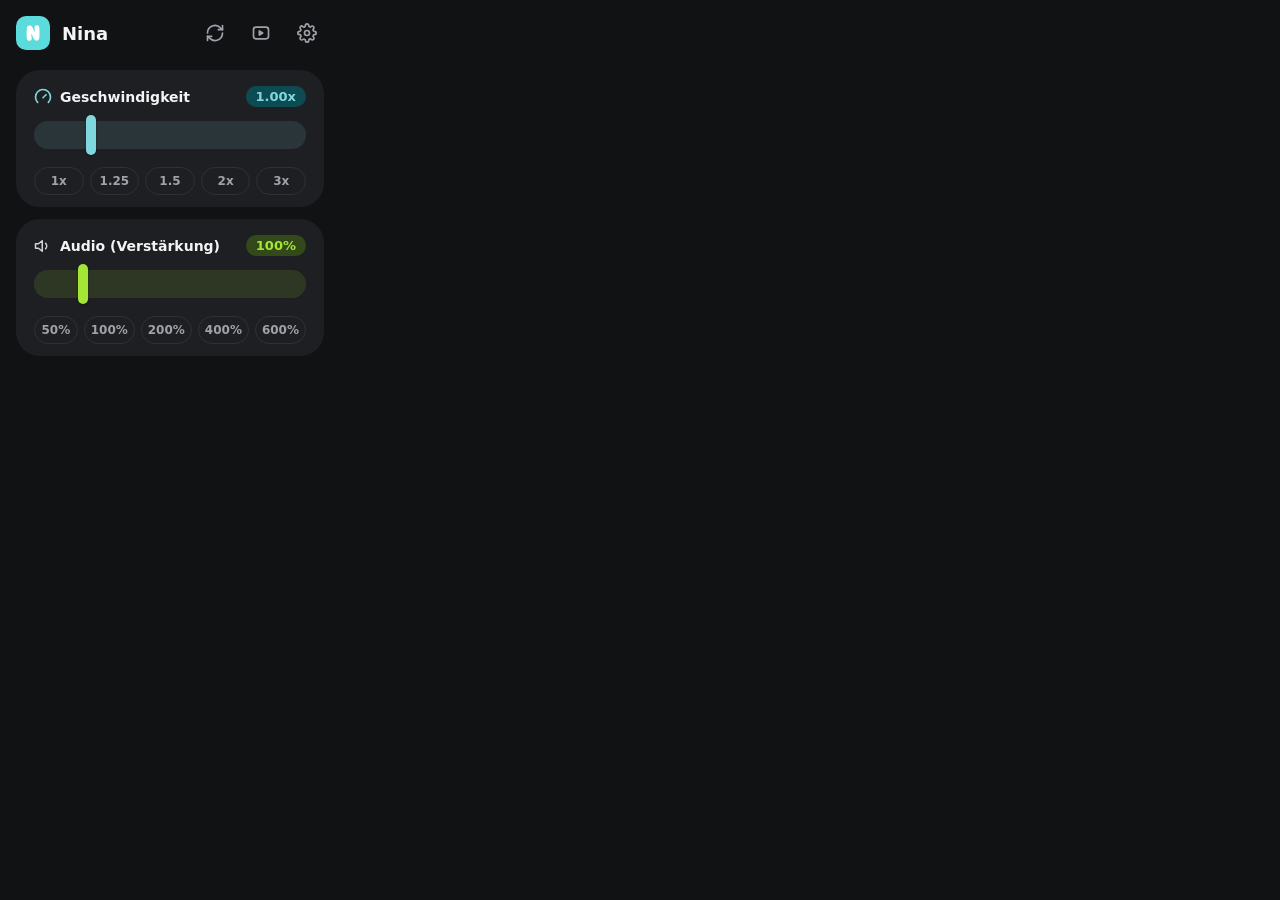
<file: ui/popup.html>
<!DOCTYPE html>
<html lang="de">
<head>
  <meta charset="UTF-8">
  <title>NINA</title>
  <style>
    :root { --bg: #111214; --card: #1e1f22; --aqua: #80D8DF; --aqua-dim: rgba(128,216,223,.12); --lime: #a3e635; --lime-dim: rgba(163,230,53,.12); }
    * { box-sizing: border-box; }
    html, body { margin: 0; background: var(--bg); color: #f4f4f5; font-family: system-ui, "Segoe UI", sans-serif; }
    body { width: 340px; padding: 16px; }
    header { display: flex; align-items: center; gap: 12px; margin-bottom: 14px; }
    header img { width: 34px; height: 34px; border-radius: 10px; }
    header h1 { flex: 1; margin: 0; font-size: 18px; font-weight: 700; }
    .icon-btn { width: 34px; height: 34px; border: 0; border-radius: 999px; background: none; color: #a1a1aa; cursor: pointer; display: flex; align-items: center; justify-content: center; }
    .icon-btn:hover { background: rgba(255,255,255,.06); color: #fff; }
    .icon-btn svg { width: 20px; height: 20px; }
    .site { margin: -6px 0 12px; font-size: 12px; color: #71717a; white-space: nowrap; overflow: hidden; text-overflow: ellipsis; }
    .card { background: var(--card); border-radius: 24px; padding: 16px 18px 12px; margin-bottom: 12px; }
    .card-head { display: flex; align-items: center; gap: 8px; margin-bottom: 6px; font-size: 14px; font-weight: 600; }
    .card-head svg { width: 18px; height: 18px; }
    .card-head .val { margin-left: auto; padding: 3px 10px; border-radius: 999px; font-size: 13px; font-weight: 700; }
    #speed-card .card-head svg { color: var(--aqua); }
    #speed-card .val { background: rgba(0,106,114,.6); color: var(--aqua); }
    #audio-card .card-head svg { color: #d4d4d8; }
    #audio-card .val { background: rgba(77,124,15,.45); color: var(--lime); }
    input[type=range] { -webkit-appearance: none; appearance: none; width: 100%; height: 44px; background: transparent; cursor: pointer; margin: 0; }
    input[type=range]:focus { outline: none; }
    input[type=range]::-webkit-slider-runnable-track { height: 28px; border-radius: 28px; }
    input[type=range]::-webkit-slider-thumb { -webkit-appearance: none; margin-top: -6px; height: 40px; width: 10px; border-radius: 999px; box-shadow: 0 1px 3px rgba(0,0,0,.3); }
    #speed::-webkit-slider-runnable-track { background: linear-gradient(to right, var(--aqua) var(--p, 0%), var(--aqua-dim) var(--p, 0%)); }
    #speed::-webkit-slider-thumb { background: var(--aqua); }
    #audio::-webkit-slider-runnable-track { background: linear-gradient(to right, var(--lime) var(--p, 0%), var(--lime-dim) var(--p, 0%)); }
    #audio::-webkit-slider-thumb { background: var(--lime); }
    .presets { display: flex; gap: 6px; margin-top: 6px; }
    .presets button { flex: 1; height: 28px; border: 1px solid rgba(255,255,255,.08); border-radius: 999px; background: none; color: #a1a1aa; font: inherit; font-size: 12px; font-weight: 600; cursor: pointer; }
    .presets button:hover { color: #fff; border-color: rgba(128,216,223,.5); }
    .presets button.on { background: rgba(128,216,223,.15); color: #fff; border-color: transparent; }
    #audio-card .presets button:hover { border-color: rgba(163,230,53,.5); }
    #audio-card .presets button.on { background: rgba(163,230,53,.15); }
    .note { padding: 14px 4px 0; font-size: 12px; color: #71717a; text-align: center; }
    .disabled .card { opacity: .45; pointer-events: none; }
  </style>
</head>
<body>
  <header>
    <img src="../icons/icon128.png" alt="">
    <h1>Nina</h1>
    <button class="icon-btn" id="reset" title="Auf 1x / 100 % zurücksetzen">
      <svg viewBox="0 0 24 24" fill="none" stroke="currentColor" stroke-width="2" stroke-linecap="round" stroke-linejoin="round"><path d="M3 12a9 9 0 0115.5-6.2L21 8"/><path d="M21 3v5h-5"/><path d="M21 12a9 9 0 01-15.5 6.2L3 16"/><path d="M3 21v-5h5"/></svg>
    </button>
    <button class="icon-btn" id="library" title="Meine Serien">
      <svg viewBox="0 0 24 24" fill="none" stroke="currentColor" stroke-width="2" stroke-linecap="round" stroke-linejoin="round"><rect x="3" y="5" width="18" height="14" rx="3"/><path d="M10 9.5v5l4-2.5z" fill="currentColor"/></svg>
    </button>
    <button class="icon-btn" id="settings" title="Einstellungen">
      <svg viewBox="0 0 24 24" fill="none" stroke="currentColor" stroke-width="2" stroke-linecap="round" stroke-linejoin="round"><circle cx="12" cy="12" r="3"/><path d="M19.4 15a1.65 1.65 0 00.33 1.82l.06.06a2 2 0 11-2.83 2.83l-.06-.06a1.65 1.65 0 00-1.82-.33 1.65 1.65 0 00-1 1.51V21a2 2 0 11-4 0v-.09A1.65 1.65 0 009 19.4a1.65 1.65 0 00-1.82.33l-.06.06a2 2 0 11-2.83-2.83l.06-.06A1.65 1.65 0 004.68 15a1.65 1.65 0 00-1.51-1H3a2 2 0 110-4h.09A1.65 1.65 0 004.6 9a1.65 1.65 0 00-.33-1.82l-.06-.06a2 2 0 112.83-2.83l.06.06A1.65 1.65 0 009 4.68a1.65 1.65 0 001-1.51V3a2 2 0 114 0v.09a1.65 1.65 0 001 1.51 1.65 1.65 0 001.82-.33l.06-.06a2 2 0 112.83 2.83l-.06.06A1.65 1.65 0 0019.4 9a1.65 1.65 0 001.51 1H21a2 2 0 110 4h-.09a1.65 1.65 0 00-1.51 1z"/></svg>
    </button>
  </header>
  <div class="site" id="site"></div>

  <div id="controls">
    <section class="card" id="speed-card">
      <div class="card-head">
        <svg viewBox="0 0 24 24" fill="none" stroke="currentColor" stroke-width="2.2" stroke-linecap="round"><path d="M12 13l4-4"/><path d="M4.9 19.1A10 10 0 1119.1 19.1"/></svg>
        Geschwindigkeit <span class="val" id="speed-val">1.00x</span>
      </div>
      <input type="range" id="speed" min="0.25" max="4" step="0.05" value="1">
      <div class="presets" id="speed-presets">
        <button data-v="1">1x</button><button data-v="1.25">1.25</button><button data-v="1.5">1.5</button><button data-v="2">2x</button><button data-v="3">3x</button>
      </div>
    </section>

    <section class="card" id="audio-card">
      <div class="card-head">
        <svg viewBox="0 0 24 24" fill="none" stroke="currentColor" stroke-width="2" stroke-linecap="round" stroke-linejoin="round"><path d="M11 5L6 9H2v6h4l5 4V5z"/><path d="M15.5 8.5a5 5 0 010 7"/></svg>
        Audio (Verstärkung) <span class="val" id="audio-val">100%</span>
      </div>
      <input type="range" id="audio" min="0" max="600" step="5" value="100">
      <div class="presets" id="audio-presets">
        <button data-v="50">50%</button><button data-v="100">100%</button><button data-v="200">200%</button><button data-v="400">400%</button><button data-v="600">600%</button>
      </div>
    </section>
  </div>
  <div class="note" id="note" hidden></div>

  <script src="../lib/hotkeys-shared.js"></script>
  <script src="popup.js"></script>
</body>
</html>
</file>
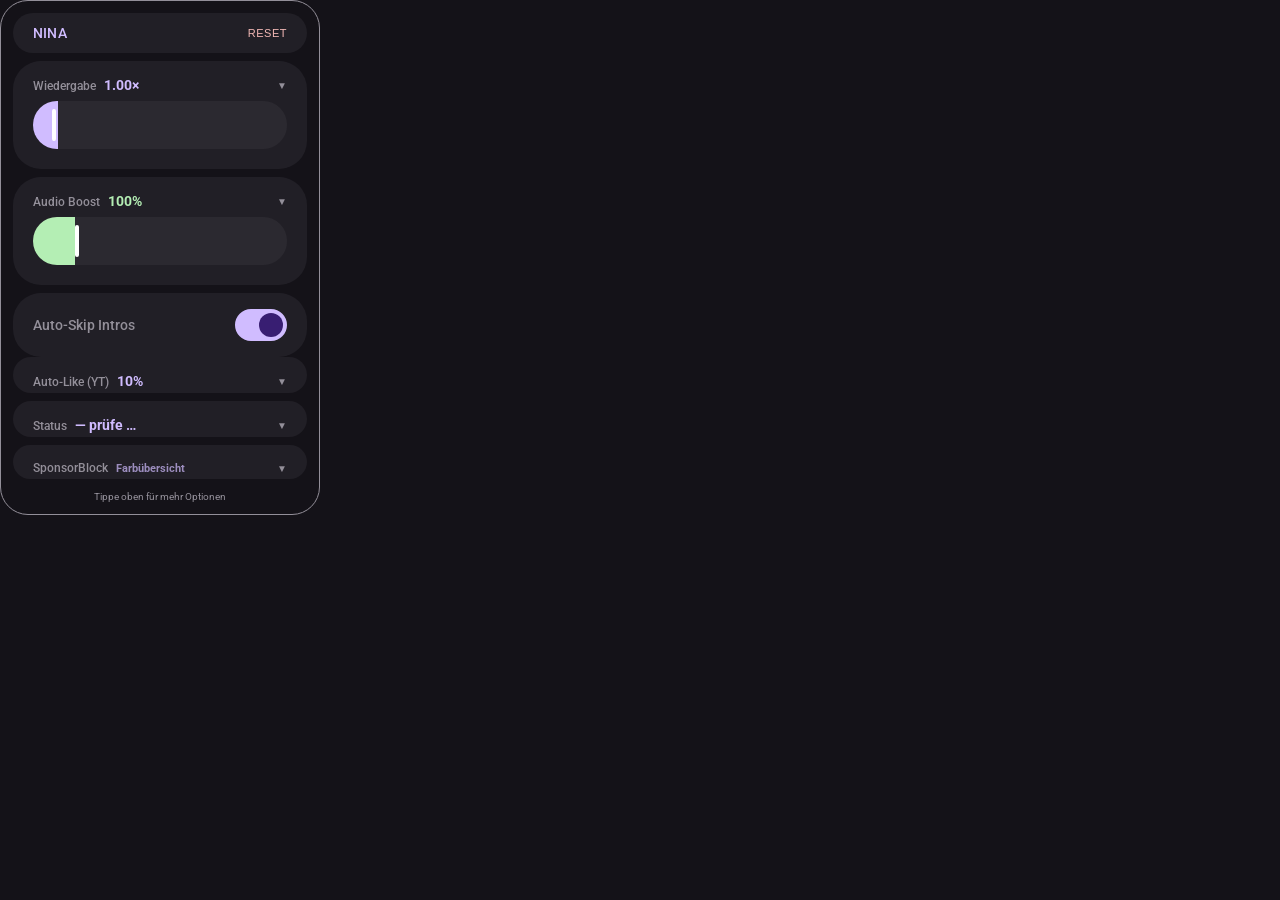
<file: NINA/ui/popup.html>
<!DOCTYPE html>
<html lang="de">
<head>
  <meta charset="UTF-8" />
  <meta name="viewport" content="width=device-width, initial-scale=1.0" />
  <title>NINA</title>
  <link rel="stylesheet" href="popup.css" />
</head>
<body id="popup">

  <div class="header-card">
    <div class="brand"><h1>NINA</h1></div>
    <button class="text-btn" id="popup-reset">Reset</button>
  </div>

  <div class="m3-section" id="section-speed">
    <div class="section-header">
      <div class="header-info">
        <span class="section-label">Wiedergabe</span>
        <span class="current-value-small" id="popup-speed-display">1.00×</span>
      </div>
      <div class="expand-icon">▼</div>
    </div>
    <div class="slider-row">
      <input type="range" id="popup-slider" min="0.25" max="10" step="0.05" value="1" style="--pct: 10%;" />
    </div>
    <div class="advanced-content">
      <div class="action-row">
        <button class="m3-btn icon-btn" id="popup-down">−</button>
        <button class="m3-btn icon-btn" id="popup-up">+</button>
      </div>
      <div class="chip-grid" id="popup-presets">
        <button class="m3-btn chip" data-speed="0.5">0.5×</button>
        <button class="m3-btn chip active" data-speed="1">1.0×</button>
        <button class="m3-btn chip" data-speed="1.5">1.5×</button>
        <button class="m3-btn chip" data-speed="2.0">2.0×</button>
        <button class="m3-btn chip" data-speed="3.0">3.0×</button>
        <button class="m3-btn chip" data-speed="5.0">5.0×</button>
        <button class="m3-btn chip" data-speed="10">10×</button>
      </div>
    </div>
  </div>

  <div class="m3-section" id="section-volume">
    <div class="section-header">
      <div class="header-info">
        <span class="section-label">Audio Boost</span>
        <span class="current-value-small green" id="popup-vol-display">100%</span>
      </div>
      <div class="expand-icon">▼</div>
    </div>
    <div class="slider-row">
      <input type="range" id="popup-vol-slider" min="0" max="6" step="0.05" value="1" style="--vpct: 16.6%;" />
    </div>
    <div class="advanced-content">
      <div class="action-row">
        <button class="m3-btn icon-btn vol-accent" id="popup-vol-down">−</button>
        <button class="m3-btn icon-btn vol-accent" id="popup-vol-up">+</button>
      </div>
      <button class="m3-btn chip vol-accent" id="popup-vol-reset" style="width: 100%; margin-top: 12px;">↺ Reset auf 100%</button>
    </div>
  </div>

  <div class="toggle-card">
    <h3>Auto-Skip Intros</h3>
    <label class="m3-switch">
      <input type="checkbox" id="popup-autoskip-btn" checked>
      <span class="switch-track"></span>
    </label>
  </div>

  <div class="m3-section" id="section-autolike">
    <div class="section-header">
      <div class="header-info">
        <span class="section-label">Auto-Like (YT)</span>
        <span class="current-value-small" id="autolike-display">10%</span>
      </div>
      <div class="expand-icon">▼</div>
    </div>
    <div class="advanced-content">
      <div class="autolike-row">
        <span class="autolike-label">Aktiviert</span>
        <label class="m3-switch">
          <input type="checkbox" id="popup-autolike-btn" checked>
          <span class="switch-track"></span>
        </label>
      </div>
      <div class="autolike-threshold-label">
        Nach <strong id="autolike-threshold-text">10</strong>% liken
      </div>
      <input type="range" id="popup-autolike-slider" min="1" max="100" step="1" value="10" style="--pct:10%;" />
    </div>
  </div>

  <div class="m3-section" id="section-status">
    <div class="section-header">
      <div class="header-info">
        <span class="section-label">Status</span>
        <span class="current-value-small" id="status-badge">— prüfe …</span>
      </div>
      <div class="expand-icon">▼</div>
    </div>
    <div class="advanced-content">
      <div id="status-report" class="status-report"></div>
      <div class="action-row" style="margin-top:12px;">
        <button class="m3-btn" id="status-recheck" style="flex:1;">Erneut prüfen</button>
        <button class="m3-btn" id="status-functest" style="flex:1;">Funktionstest</button>
      </div>
      <div id="test-report" class="status-report" style="margin-top:10px;"></div>
    </div>
  </div>

  <div class="m3-section" id="section-legend" style="margin-top: 4px;">
    <div class="section-header">
      <div class="header-info">
        <span class="section-label">SponsorBlock</span>
        <span class="current-value-small" style="font-size: 11px; opacity: 0.7;">Farbübersicht</span>
      </div>
      <div class="expand-icon">▼</div>
    </div>
    <div class="advanced-content">
      <div class="sb-legend-item"><span class="sb-legend-dot" style="background:#00d400; color:#00d400;"></span><span>Werbung (Sponsor)</span></div>
      <div class="sb-legend-item"><span class="sb-legend-dot" style="background:#ffff00; color:#ffff00;"></span><span>Eigenwerbung</span></div>
      <div class="sb-legend-item"><span class="sb-legend-dot" style="background:#cc00ff; color:#cc00ff;"></span><span>Interaktionsaufforderung</span></div>
      <div class="sb-legend-item"><span class="sb-legend-dot" style="background:#00ffff; color:#00ffff;"></span><span>Intro</span></div>
      <div class="sb-legend-item"><span class="sb-legend-dot" style="background:#0202ed; color:#0202ed;"></span><span>Outro</span></div>
      <div class="sb-legend-item"><span class="sb-legend-dot" style="background:#008fd6; color:#008fd6;"></span><span>Vorschau</span></div>
      <div class="sb-legend-item"><span class="sb-legend-dot" style="background:#ff9900; color:#ff9900;"></span><span>Musik (Off-Topic)</span></div>
      <div class="sb-legend-item"><span class="sb-legend-dot" style="background:#7300FF; color:#7300FF;"></span><span>Füller</span></div>
    </div>
  </div>

  <p class="hint">Tippe oben für mehr Optionen</p>

  <script src="popup.js"></script>
</body>
</html>
</file>
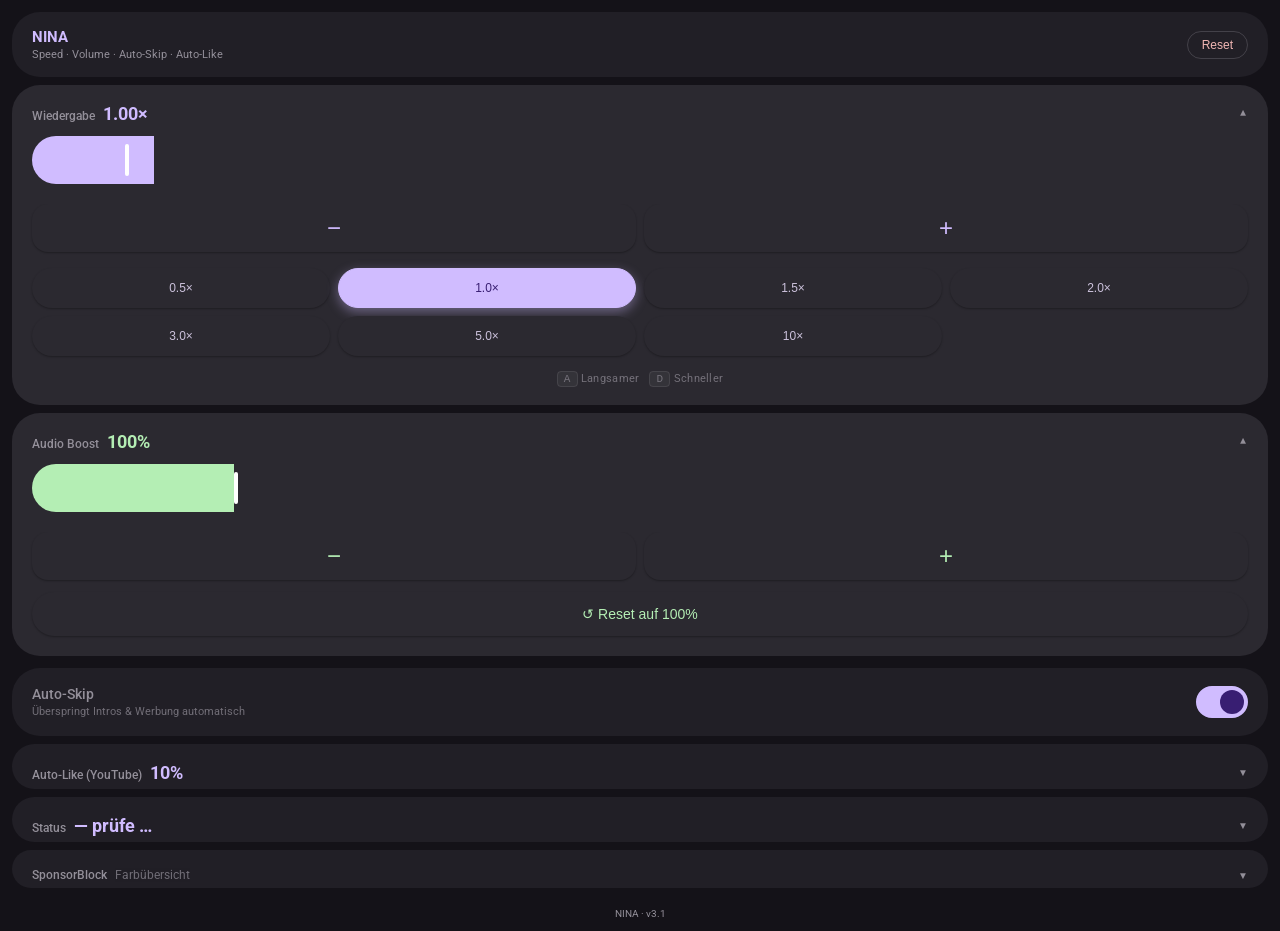
<file: NINA/ui/sidepanel.html>
<!DOCTYPE html>
<html lang="de">
<head>
  <meta charset="UTF-8" />
  <title>NINA</title>
  <link rel="stylesheet" href="popup.css" />
</head>
<body id="sidepanel">

  <div class="sp-header">
    <div>
      <div class="sp-title">NINA</div>
      <div class="sp-subtitle">Speed · Volume · Auto-Skip · Auto-Like</div>
    </div>
    <button class="text-btn" id="popup-reset">Reset</button>
  </div>

  <div class="m3-section expanded" id="section-speed">
    <div class="section-header">
      <div class="header-info">
        <span class="section-label">Wiedergabe</span>
        <span class="current-value-small" id="popup-speed-display">1.00×</span>
      </div>
      <div class="expand-icon">▼</div>
    </div>
    <div class="slider-row">
      <input type="range" id="popup-slider" min="0.25" max="10" step="0.05" value="1" style="--pct:10%" />
    </div>
    <div class="advanced-content">
      <div class="action-row">
        <button class="m3-btn icon-btn" id="popup-down">−</button>
        <button class="m3-btn icon-btn" id="popup-up">+</button>
      </div>
      <div class="chip-grid" id="popup-presets">
        <button class="m3-btn chip" data-speed="0.5">0.5×</button>
        <button class="m3-btn chip active" data-speed="1">1.0×</button>
        <button class="m3-btn chip" data-speed="1.5">1.5×</button>
        <button class="m3-btn chip" data-speed="2.0">2.0×</button>
        <button class="m3-btn chip" data-speed="3.0">3.0×</button>
        <button class="m3-btn chip" data-speed="5.0">5.0×</button>
        <button class="m3-btn chip" data-speed="10">10×</button>
      </div>
      <div class="sp-kb-hint" style="margin-top:16px;"><kbd>A</kbd> Langsamer &nbsp; <kbd>D</kbd> Schneller</div>
    </div>
  </div>

  <div class="m3-section expanded" id="section-volume">
    <div class="section-header">
      <div class="header-info">
        <span class="section-label">Audio Boost</span>
        <span class="current-value-small green" id="popup-vol-display">100%</span>
      </div>
      <div class="expand-icon">▼</div>
    </div>
    <div class="slider-row">
      <input type="range" id="popup-vol-slider" min="0" max="6" step="0.05" value="1" style="--vpct:16.6%" />
    </div>
    <div class="advanced-content">
      <div class="action-row">
        <button class="m3-btn icon-btn vol-accent" id="popup-vol-down">−</button>
        <button class="m3-btn icon-btn vol-accent" id="popup-vol-up">+</button>
      </div>
      <button class="m3-btn vol-accent" id="popup-vol-reset"
              style="width:100%;height:44px;border-radius:22px;margin-top:12px;">↺ Reset auf 100%</button>
    </div>
  </div>

  <div class="toggle-card">
    <div>
      <h3>Auto-Skip</h3>
      <small>Überspringt Intros &amp; Werbung automatisch</small>
    </div>
    <label class="m3-switch">
      <input type="checkbox" id="popup-autoskip-btn" checked>
      <span class="switch-track"></span>
    </label>
  </div>

  <div class="m3-section" id="section-autolike">
    <div class="section-header">
      <div class="header-info">
        <span class="section-label">Auto-Like (YouTube)</span>
        <span class="current-value-small" id="autolike-display">10%</span>
      </div>
      <div class="expand-icon">▼</div>
    </div>
    <div class="advanced-content">
      <div class="autolike-row">
        <span class="autolike-label">Aktiviert</span>
        <label class="m3-switch">
          <input type="checkbox" id="popup-autolike-btn" checked>
          <span class="switch-track"></span>
        </label>
      </div>
      <div class="autolike-threshold-label">
        Liken nach <strong id="autolike-threshold-text">10</strong>% des Videos
      </div>
      <input type="range" id="popup-autolike-slider" min="1" max="100" step="1" value="10" style="--pct:10%;" />
      <small class="autolike-hint">Wird nur auf YouTube /watch-Seiten ausgelöst.</small>
    </div>
  </div>

  <div class="m3-section" id="section-status">
    <div class="section-header">
      <div class="header-info">
        <span class="section-label">Status</span>
        <span class="current-value-small" id="status-badge">— prüfe …</span>
      </div>
      <div class="expand-icon">▼</div>
    </div>
    <div class="advanced-content">
      <div id="status-report" class="status-report"></div>
      <div class="action-row" style="margin-top:12px;">
        <button class="m3-btn" id="status-recheck" style="flex:1;">Erneut prüfen</button>
        <button class="m3-btn" id="status-functest" style="flex:1;">Funktionstest</button>
      </div>
      <div id="test-report" class="status-report" style="margin-top:10px;"></div>
    </div>
  </div>

  <div class="m3-section" id="section-legend">
    <div class="section-header">
      <div class="header-info">
        <span class="section-label">SponsorBlock</span>
        <span style="font-size:12px;color:var(--m3-outline);opacity:0.7;">Farbübersicht</span>
      </div>
      <div class="expand-icon">▼</div>
    </div>
    <div class="advanced-content">
      <div class="sb-legend-item"><span class="sb-legend-dot" style="background:#00d400;color:#00d400"></span>Werbung (Sponsor)</div>
      <div class="sb-legend-item"><span class="sb-legend-dot" style="background:#ffff00;color:#ffff00"></span>Eigenwerbung</div>
      <div class="sb-legend-item"><span class="sb-legend-dot" style="background:#cc00ff;color:#cc00ff"></span>Interaktionsaufforderung</div>
      <div class="sb-legend-item"><span class="sb-legend-dot" style="background:#00ffff;color:#00ffff"></span>Intro</div>
      <div class="sb-legend-item"><span class="sb-legend-dot" style="background:#0202ed;color:#0202ed"></span>Outro</div>
      <div class="sb-legend-item"><span class="sb-legend-dot" style="background:#008fd6;color:#008fd6"></span>Vorschau</div>
      <div class="sb-legend-item"><span class="sb-legend-dot" style="background:#ff9900;color:#ff9900"></span>Musik (Off-Topic)</div>
      <div class="sb-legend-item"><span class="sb-legend-dot" style="background:#7300FF;color:#7300FF"></span>Füller — inhaltsloses Gestrecke</div>
    </div>
  </div>

  <p class="hint">NINA · v3.1</p>

  <script src="popup.js"></script>
</body>
</html>
</file>
<file: ui/library.css>
/* library.css — "Meine Serien": Material 3 Expressive (Android 16) look.
   Colors are tokens set by library.js from one seed color (settings),
   light/dark follow the system unless chosen otherwise. */

:root {
  --font: "Google Sans Flex", "Google Sans", "Roboto Flex", Roboto, "Segoe UI Variable", "Segoe UI", system-ui, sans-serif;
  --r-xs: 8px; --r-s: 12px; --r-m: 16px; --r-l: 24px; --r-xl: 28px; --r-xxl: 36px; --r-full: 999px;
  /* expressive motion: subtle tactile feedback, stable & calm transitions */
  --spring: cubic-bezier(.2, 1.12, .4, 1);
  --spring-soft: cubic-bezier(.2, 1.04, .3, 1);
  --ease: cubic-bezier(.2, 0, 0, 1);
  /* fallback colors (overwritten by library.js) */
  --primary: #006a6a; --on-primary: #fff; --primary-container: #9cf1f0; --on-primary-container: #002020;
  --secondary-container: #cce8e7; --on-secondary-container: #051f1f;
  --tertiary: #4b607c; --tertiary-container: #d3e4ff; --on-tertiary-container: #041c35;
  --surface: #f4fbfa; --surface-dim: #d5dbda; --surface-c-lowest: #fff; --surface-c-low: #eff5f4;
  --surface-c: #e9efee; --surface-c-high: #e3e9e8; --surface-c-highest: #dde4e3;
  --on-surface: #161d1d; --on-surface-variant: #3f4948; --outline: #6f7979; --outline-variant: #bec9c8;
  --inverse-surface: #2b3231; --inverse-on-surface: #ecf2f1; --scrim: rgba(0, 0, 0, .32);
  --good: #2e7d32; --warn: #b26a00;
  --page-px: 36px;
  --rail-offset: 92px;
}

* { box-sizing: border-box; }
html, body { margin: 0; height: 100%; }
body {
  font-family: var(--font); font-size: 14px; line-height: 1.43; letter-spacing: .01em;
  background: var(--surface); color: var(--on-surface);
  -webkit-font-smoothing: antialiased;
  transition: background-color .4s var(--ease), color .4s var(--ease);
  overflow-x: hidden;
}
body.reduce-motion *, body.reduce-motion *::before, body.reduce-motion *::after { transition-duration: .01ms !important; animation-duration: .01ms !important; }
button, input, select { font: inherit; color: inherit; }
a { color: inherit; text-decoration: none; }
svg { fill: currentColor; }
::selection { background: var(--primary-container); color: var(--on-primary-container); }

/* ── Layout ─────────────────────────────────────────────── */
.app { display: flex; min-height: 100%; position: relative; }
.main { flex: 1; min-width: 0; margin-left: var(--rail-offset, 92px); padding: 24px var(--page-px, 36px) 96px; outline: none; }
.page { width: 100%; max-width: 100%; margin: 0; animation: page-in .22s cubic-bezier(.2, 0, 0, 1) both; }
@keyframes page-in {
  from { opacity: 0; transform: translateY(6px); }
  to { opacity: 1; transform: translateY(0); }
}

/* ── Navigation rail (Android 16 / Material 3 Expressive Floating Capsule) ── */
.rail {
  position: fixed;
  left: 16px;
  top: 50%;
  transform: translateY(-50%);
  z-index: 70;
  width: 60px;
  height: auto;
  max-height: calc(100vh - 32px);
  overflow: visible;
  display: flex;
  flex-direction: column;
  align-items: center;
  gap: 8px;
  padding: 12px 6px;
  border-radius: 9999px;
  background: color-mix(in srgb, var(--surface-c-low) 82%, transparent);
  backdrop-filter: blur(28px) saturate(1.6);
  -webkit-backdrop-filter: blur(28px) saturate(1.6);
  border: 1px solid color-mix(in srgb, var(--outline-variant) 42%, transparent);
  box-shadow:
    0 24px 54px -8px rgba(0, 0, 0, .52),
    0 6px 20px -2px rgba(0, 0, 0, .28),
    inset 0 1px 1.5px 0 rgba(255, 255, 255, .15);
  transition:
    box-shadow .35s var(--ease),
    border-color .35s var(--ease),
    background-color .35s var(--ease);
}
.rail:hover {
  border-color: color-mix(in srgb, var(--outline) 55%, transparent);
  box-shadow:
    0 28px 64px -6px rgba(0, 0, 0, .58),
    0 8px 24px -2px rgba(0, 0, 0, .32),
    inset 0 1px 1.5px 0 rgba(255, 255, 255, .22);
}

/* ── Brand Logo ─────────────────────────────────────────── */
.rail-brand {
  width: 44px;
  height: 44px;
  border-radius: 50%;
  display: grid;
  place-items: center;
  text-decoration: none;
  flex-shrink: 0;
  position: relative;
  transition: transform .35s var(--spring);
}
.rail-brand img {
  width: 40px;
  height: 40px;
  border-radius: 50%;
  display: block;
  object-fit: cover;
  box-shadow: 0 2px 8px rgba(0, 0, 0, .25);
  transition: transform .35s var(--spring), box-shadow .35s var(--ease);
}
.rail-brand:hover img {
  transform: scale(1.1);
  box-shadow: 0 4px 16px color-mix(in srgb, var(--primary) 45%, transparent);
}
.rail-brand:active img {
  transform: scale(.93);
}

/* ── Android 16 Search FAB (Expressive Squircle) ────────── */
.fab {
  width: 44px;
  height: 44px;
  border: 0;
  border-radius: 18px; /* M3 Expressive squircle */
  cursor: pointer;
  margin: 2px 0 0;
  flex-shrink: 0;
  display: grid;
  place-items: center;
  background: var(--primary-container);
  color: var(--on-primary-container);
  box-shadow:
    0 4px 12px color-mix(in srgb, var(--primary) 32%, transparent),
    0 1px 3px rgba(0, 0, 0, .2);
  transition:
    transform .35s var(--spring),
    border-radius .3s var(--ease),
    box-shadow .3s var(--ease),
    background-color .2s var(--ease);
}
.fab:hover {
  transform: scale(1.08);
  border-radius: 14px;
  box-shadow:
    0 8px 22px color-mix(in srgb, var(--primary) 50%, transparent),
    0 2px 6px rgba(0, 0, 0, .25);
}
.fab:active {
  transform: scale(.92);
  border-radius: 20px;
}
.fab svg {
  width: 22px;
  height: 22px;
  transition: transform .35s var(--spring);
}
.fab:hover svg {
  transform: scale(1.05);
}
.fab.active {
  background: var(--secondary-container);
  color: var(--on-secondary-container);
  border-radius: 14px;
  box-shadow:
    0 6px 18px color-mix(in srgb, var(--primary) 38%, transparent),
    inset 0 1px 1px 0 rgba(255, 255, 255, .18);
}
.fab.active svg {
  transform: scale(1.1);
}

/* ── Android 16 Tonal Divider Pill ───────────────────────── */
.rail-divider {
  width: 24px;
  height: 2px;
  border-radius: 9999px;
  background: color-mix(in srgb, var(--outline-variant) 45%, transparent);
  margin: 2px 0 4px;
  flex-shrink: 0;
}

/* ── Rail Items List ────────────────────────────────────── */
.rail-items {
  display: flex;
  flex-direction: column;
  gap: 8px;
  align-items: center;
  width: 100%;
}
.rail-item {
  width: 44px;
  height: 44px;
  border-radius: 18px;
  display: grid;
  place-items: center;
  color: var(--on-surface-variant);
  text-decoration: none;
  position: relative;
  flex-shrink: 0;
  user-select: none;
  -webkit-user-select: none;
}
.rail-ind {
  width: 44px;
  height: 44px;
  border-radius: 18px;
  display: grid;
  place-items: center;
  transition:
    background-color .25s var(--ease),
    color .25s var(--ease),
    transform .35s var(--spring),
    border-radius .25s var(--ease),
    box-shadow .3s var(--ease);
}
.rail-ind svg {
  width: 22px;
  height: 22px;
  fill: currentColor;
  transition: transform .35s var(--spring);
}

/* Inactive Hover */
.rail-item:hover .rail-ind {
  background: color-mix(in srgb, var(--on-surface) 9%, transparent);
  color: var(--on-surface);
  border-radius: 16px;
  transform: scale(1.06);
}

/* Active State (Material 3 Expressive Pill/Squircle with ambient glow) */
.rail-item.active {
  color: var(--on-secondary-container);
}
.rail-item.active .rail-ind {
  background: var(--secondary-container);
  color: var(--on-secondary-container);
  border-radius: 18px;
  box-shadow:
    0 4px 14px color-mix(in srgb, var(--primary) 22%, transparent),
    inset 0 1px 1px 0 rgba(255, 255, 255, .16);
}
.rail-item.active .rail-ind svg {
  transform: scale(1.1);
}
.rail-item.active:hover .rail-ind {
  transform: scale(1.08);
  box-shadow:
    0 6px 18px color-mix(in srgb, var(--primary) 32%, transparent),
    inset 0 1px 1px 0 rgba(255, 255, 255, .22);
}
.rail-item:active .rail-ind {
  transform: scale(.92);
}
.rail-label {
  display: none !important;
}

/* ── Material 3 Expressive Floating Tooltips (Pill style) ─ */
.rail [data-tooltip] {
  position: relative;
}
.rail [data-tooltip]::after {
  content: attr(data-tooltip);
  position: absolute;
  left: calc(100% + 14px);
  top: 50%;
  transform: translateY(-50%) translateX(-8px) scale(.92);
  background: color-mix(in srgb, var(--inverse-surface) 96%, black);
  color: var(--inverse-on-surface);
  font-family: var(--font);
  font-size: 12px;
  font-weight: 500;
  letter-spacing: .02em;
  white-space: nowrap;
  padding: 6px 14px;
  border-radius: 9999px;
  box-shadow:
    0 8px 22px rgba(0, 0, 0, .4),
    0 2px 6px rgba(0, 0, 0, .25),
    inset 0 1px 1px rgba(255, 255, 255, .15);
  pointer-events: none;
  opacity: 0;
  visibility: hidden;
  transition:
    opacity .18s var(--ease),
    transform .24s var(--spring),
    visibility .18s;
  z-index: 100;
}
.rail [data-tooltip]:hover::after {
  opacity: 1;
  visibility: visible;
  transform: translateY(-50%) translateX(0) scale(1);
}

/* ── Type ───────────────────────────────────────────────── */
.display { font-size: 45px; line-height: 52px; font-weight: 500; letter-spacing: -.01em; margin: 0; }
.headline { font-size: 28px; line-height: 36px; font-weight: 500; margin: 0; }
.title-l { font-size: 22px; line-height: 28px; font-weight: 500; margin: 0; }
.title-m { font-size: 16px; line-height: 24px; font-weight: 600; margin: 0; letter-spacing: .01em; }
.label { font-size: 12px; font-weight: 600; letter-spacing: .05em; }
.muted { color: var(--on-surface-variant); }

.page-head { display: flex; align-items: flex-end; justify-content: space-between; gap: 16px; margin: 12px 0 24px; flex-wrap: wrap; }
.section { margin-top: 36px; }
.section-head { display: flex; align-items: baseline; justify-content: space-between; margin-bottom: 14px; }
.text-btn { border: 0; background: none; cursor: pointer; color: var(--primary); font-weight: 600; padding: 8px 12px; border-radius: var(--r-full); }
.text-btn:hover { background: color-mix(in srgb, var(--primary) 8%, transparent); }

/* ── Hero ───────────────────────────────────────────────── */
.hero {
  position: relative; overflow: hidden; border-radius: var(--r-xxl); padding: 32px 36px;
  background: var(--primary-container); color: var(--on-primary-container);
  display: grid; grid-template-columns: 1fr auto; gap: 24px; align-items: center;
}
.hero::before, .hero::after {
  content: ""; position: absolute; border-radius: 42% 58% 63% 37% / 41% 44% 56% 59%;
  background: color-mix(in srgb, var(--primary) 18%, transparent);
  animation: blob 14s ease-in-out infinite alternate;
}
.hero::before { width: 340px; height: 340px; right: -60px; top: -120px; }
.hero::after { width: 220px; height: 220px; right: 180px; bottom: -140px; animation-delay: -6s; background: color-mix(in srgb, var(--tertiary) 16%, transparent); }
@keyframes blob { to { border-radius: 63% 37% 45% 55% / 55% 63% 37% 45%; transform: rotate(40deg) scale(1.08); } }
.hero > * { position: relative; z-index: 1; }
.hero .display { margin-bottom: 8px; }
.stat-chips { display: flex; gap: 10px; flex-wrap: wrap; margin-top: 18px; }
.stat-chip {
  display: inline-flex; align-items: baseline; gap: 6px; padding: 10px 16px; border-radius: var(--r-l);
  background: color-mix(in srgb, var(--surface) 70%, transparent); color: var(--on-surface);
}
.stat-chip b { font-size: 22px; font-weight: 600; }

/* ── Cards / carousel ──────────────────────────────────── */
.carousel { display: grid; grid-auto-flow: column; grid-auto-columns: minmax(180px, 200px); gap: 16px; overflow-x: auto; padding: 4px 4px 14px; scroll-snap-type: x mandatory; }
.carousel::-webkit-scrollbar { height: 8px; }
.carousel::-webkit-scrollbar-thumb { background: var(--outline-variant); border-radius: 8px; }
.cont-card {
  scroll-snap-align: start; border-radius: var(--r-l); overflow: hidden; cursor: pointer;
  background: var(--surface-c-low); transition: transform .4s var(--spring), background-color .2s var(--ease), border-radius .4s var(--spring);
}
.cont-card:hover { transform: translateY(-4px) scale(1.01); background: var(--surface-c-high); border-radius: var(--r-xl); }
.cont-card .art { aspect-ratio: 3 / 4; }
.cont-card .body { padding: 12px 14px 14px; }
.cont-card .t { font-weight: 600; white-space: nowrap; overflow: hidden; text-overflow: ellipsis; }

/* placeholder art: tonal gradient + big initial in an expressive shape */
.art { position: relative; overflow: hidden; display: grid; place-items: center; border-radius: var(--r-l) var(--r-l) 0 0;
  background: linear-gradient(135deg, hsl(var(--h) 55% 62%), hsl(calc(var(--h) + 40) 60% 42%)); }
.art .shape {
  width: 84px; height: 84px; display: grid; place-items: center; font-size: 38px; font-weight: 700; color: #fff;
  background: rgba(255,255,255,.22); backdrop-filter: blur(2px);
  clip-path: polygon(50% 0%, 61% 11%, 75% 7%, 79% 21%, 93% 25%, 89% 39%, 100% 50%, 89% 61%, 93% 75%, 79% 79%, 75% 93%, 61% 89%, 50% 100%, 39% 89%, 25% 93%, 21% 79%, 7% 75%, 11% 61%, 0% 50%, 11% 39%, 7% 25%, 21% 21%, 25% 7%, 39% 11%);
  transition: transform .6s var(--spring);
}
.cont-card:hover .art .shape, .grid-card:hover .art .shape { transform: rotate(30deg) scale(1.06); }
.art .shape span { transform: rotate(0); }

/* wavy progress (expressive) */
.wave { display: block; width: 100%; height: 12px; }
.wave .track { stroke: var(--surface-c-highest); }
.wave .bar { stroke: var(--primary); }
.wave path { fill: none; stroke-width: 4; stroke-linecap: round; }

/* ── Chips ─────────────────────────────────────────────── */
.chips { display: flex; gap: 8px; flex-wrap: wrap; }
.chip {
  height: 32px; padding: 0 14px; border-radius: var(--r-s); border: 1px solid var(--outline-variant);
  background: transparent; cursor: pointer; display: inline-flex; align-items: center; gap: 6px; font-weight: 600; font-size: 13px;
  transition: background-color .2s var(--ease), border-radius .3s var(--spring);
}
.chip:hover { background: color-mix(in srgb, var(--on-surface) 6%, transparent); }
.chip.on { background: var(--secondary-container); color: var(--on-secondary-container); border-color: transparent; border-radius: var(--r-m); }
.chip.on::before { content: ""; width: 14px; height: 14px; display: inline-block; vertical-align: -2px; background: currentColor; -webkit-mask: url("data:image/svg+xml,%3Csvg xmlns=%27http://www.w3.org/2000/svg%27 viewBox=%270 0 24 24%27%3E%3Cpath d=%27M9 16.17 4.83 12l-1.42 1.41L9 19 21 7l-1.41-1.41z%27/%3E%3C/svg%3E") center / contain no-repeat; mask: url("data:image/svg+xml,%3Csvg xmlns=%27http://www.w3.org/2000/svg%27 viewBox=%270 0 24 24%27%3E%3Cpath d=%27M9 16.17 4.83 12l-1.42 1.41L9 19 21 7l-1.41-1.41z%27/%3E%3C/svg%3E") center / contain no-repeat; }
.pf-chip { display: inline-flex; align-items: center; height: 24px; padding: 0 10px; border-radius: var(--r-full); font-size: 11px; font-weight: 700; letter-spacing: .03em; background: var(--surface-c-highest); color: var(--on-surface-variant); }

/* ── Library grid ──────────────────────────────────────── */
.toolbar { display: flex; gap: 12px; align-items: center; flex-wrap: wrap; margin-bottom: 20px; }
.searchbox {
  flex: 1; min-width: 220px; height: 56px; border-radius: var(--r-full); background: var(--surface-c-high);
  display: flex; align-items: center; gap: 12px; padding: 0 20px; color: var(--on-surface-variant);
}
.searchbox input { flex: 1; border: 0; background: none; outline: none; font-size: 16px; color: var(--on-surface); }
.select { height: 40px; border-radius: var(--r-full); border: 1px solid var(--outline-variant); background: var(--surface-c-low); padding: 0 14px; cursor: pointer; }
.grid { display: grid; grid-template-columns: repeat(auto-fill, minmax(190px, 1fr)); gap: 16px; }
.grid-card {
  border-radius: var(--r-l); overflow: hidden; background: var(--surface-c-low); cursor: pointer;
  transition: transform .4s var(--spring), background-color .2s var(--ease), border-radius .4s var(--spring);
}
.grid-card:hover { transform: translateY(-4px) scale(1.01); background: var(--surface-c-high); border-radius: var(--r-xl); }
.grid-card .art { aspect-ratio: 3 / 4; }
.grid-card .body { padding: 12px 14px 14px; }
.grid-card .t { font-weight: 600; white-space: nowrap; overflow: hidden; text-overflow: ellipsis; }
.badge { position: absolute; top: 10px; left: 10px; padding: 4px 10px; border-radius: var(--r-full); font-size: 11px; font-weight: 700; letter-spacing: .03em; background: rgba(0,0,0,.55); color: #fff; }
.badge.done { background: var(--good); }
.empty {
  text-align: center; padding: 64px 20px; border-radius: var(--r-xxl); background: var(--surface-c-low); color: var(--on-surface-variant);
}
.empty .big { font-size: 48px; margin-bottom: 8px; }

/* ── Placeholder pages ─────────────────────────────────── */
.ph-grid { display: grid; grid-template-columns: repeat(auto-fill, minmax(240px, 1fr)); gap: 16px; }
.ph-card { border-radius: var(--r-xl); padding: 22px; background: var(--surface-c-low); min-height: 140px; }
.ph-card .sk { height: 12px; border-radius: 6px; background: var(--surface-c-highest); margin-top: 10px; animation: shimmer 1.6s ease-in-out infinite; }
@keyframes shimmer { 50% { opacity: .45; } }
.soon { display: inline-flex; align-items: center; gap: 6px; padding: 6px 12px; border-radius: var(--r-full); background: var(--tertiary-container); color: var(--on-tertiary-container); font-weight: 700; font-size: 12px; }

/* ── Stats Page Redesign ─────────────────────────────────── */
.stats-page {
  display: flex;
  flex-direction: column;
  gap: 24px;
}

/* 1. Hero KPI Cards */
.stats-hero-grid {
  display: grid;
  grid-template-columns: repeat(auto-fit, minmax(280px, 1fr));
  gap: 16px;
}
.stats-hero-card {
  display: flex;
  align-items: center;
  gap: 18px;
  padding: 22px 24px;
  border-radius: var(--r-xl);
  background: var(--surface-c-low);
  border: 1px solid var(--outline-variant);
  box-shadow: 0 4px 20px rgba(0, 0, 0, .15);
  transition: transform .25s var(--spring), border-color .25s;
}
.stats-hero-card:hover {
  transform: translateY(-2px);
  border-color: var(--primary);
}
.stats-hero-icon {
  width: 56px;
  height: 56px;
  border-radius: 18px;
  display: grid;
  place-items: center;
  flex-shrink: 0;
}
.stats-hero-icon svg {
  width: 28px;
  height: 28px;
}
.stats-hero-info {
  display: flex;
  flex-direction: column;
  min-width: 0;
}
.stats-hero-label {
  font-size: 11.5px;
  font-weight: 800;
  letter-spacing: .08em;
  color: var(--on-surface-variant);
  text-transform: uppercase;
}
.stats-hero-val {
  font-size: 30px;
  line-height: 1.15;
  font-weight: 800;
  color: var(--on-surface);
  margin: 3px 0 2px;
  white-space: nowrap;
  overflow: hidden;
  text-overflow: ellipsis;
}
.stats-hero-sub {
  font-size: 12.5px;
  color: var(--on-surface-variant);
  opacity: .85;
}

/* 2. Status Breakdown Grid */
.stats-section-title {
  font-size: 13px;
  font-weight: 800;
  letter-spacing: .06em;
  text-transform: uppercase;
  color: var(--on-surface-variant);
  margin-top: 6px;
}
.stats-status-grid {
  display: grid;
  grid-template-columns: repeat(auto-fill, minmax(170px, 1fr));
  gap: 12px;
}
.stats-status-card {
  padding: 16px 18px;
  border-radius: var(--r-l);
  background: var(--surface-c-low);
  border: 1px solid var(--outline-variant);
  display: flex;
  flex-direction: column;
  gap: 10px;
  transition: transform .25s var(--spring), border-color .25s, box-shadow .25s;
}
.stats-status-card:hover {
  transform: translateY(-2px);
  box-shadow: 0 6px 18px rgba(0,0,0,.2);
}
.stats-status-card.watching:hover { border-color: #00a8e1; }
.stats-status-card.done:hover { border-color: #3dd16f; }
.stats-status-card.planned:hover { border-color: #f59e0b; }
.stats-status-card.rewatching:hover { border-color: #a855f7; }
.stats-status-card.paused:hover { border-color: #eab308; }
.stats-status-card.dropped:hover { border-color: #94a3b8; }

.stats-status-top {
  display: flex;
  align-items: center;
  justify-content: space-between;
  gap: 6px;
}
.stats-status-badge {
  display: inline-flex;
  align-items: center;
  gap: 5px;
  font-size: 11px;
  font-weight: 700;
  text-transform: uppercase;
  letter-spacing: .03em;
}
.stats-status-badge svg { width: 14px; height: 14px; }
.stats-status-badge.watching { color: #00a8e1; }
.stats-status-badge.done { color: #3dd16f; }
.stats-status-badge.planned { color: #f59e0b; }
.stats-status-badge.rewatching { color: #a855f7; }
.stats-status-badge.paused { color: #eab308; }
.stats-status-badge.dropped { color: #94a3b8; }

.stats-status-pct {
  font-size: 11.5px;
  font-weight: 700;
  color: var(--on-surface-variant);
  opacity: .8;
}
.stats-status-count {
  font-size: 26px;
  font-weight: 800;
  line-height: 1;
  color: var(--on-surface);
}
.stats-status-bar {
  height: 4px;
  border-radius: 2px;
  background: rgba(255, 255, 255, .08);
  overflow: hidden;
}
.stats-status-bar i {
  display: block;
  height: 100%;
  border-radius: 2px;
  background: var(--primary);
  transition: width .6s ease;
}
.stats-status-card.watching .stats-status-bar i { background: #00a8e1; }
.stats-status-card.done .stats-status-bar i { background: #3dd16f; }
.stats-status-card.planned .stats-status-bar i { background: #f59e0b; }
.stats-status-card.rewatching .stats-status-bar i { background: #a855f7; }
.stats-status-card.paused .stats-status-bar i { background: #eab308; }
.stats-status-card.dropped .stats-status-bar i { background: #94a3b8; }

/* 3. Panel Container */
.stats-panel {
  border-radius: var(--r-xl);
  background: var(--surface-c-low);
  border: 1px solid var(--outline-variant);
  padding: 22px 24px;
  display: flex;
  flex-direction: column;
  gap: 18px;
}
.stats-panel-head {
  display: flex;
  align-items: center;
  justify-content: space-between;
  flex-wrap: wrap;
  gap: 10px;
}
.stats-highlight-pill {
  display: inline-flex;
  align-items: center;
  gap: 6px;
  padding: 4px 12px;
  border-radius: var(--r-full);
  background: color-mix(in srgb, var(--primary) 14%, transparent);
  color: var(--primary);
  font-size: 12px;
  font-weight: 700;
  border: 1px solid color-mix(in srgb, var(--primary) 25%, transparent);
}

/* 4. Split Grid (Weekdays & Ratings) */
.stats-split-grid {
  display: grid;
  grid-template-columns: repeat(auto-fit, minmax(360px, 1fr));
  gap: 20px;
}

/* Weekday Chart */
.stats-weekday-chart {
  display: flex;
  align-items: flex-end;
  gap: 12px;
  height: 200px;
  padding: 10px 4px 0;
}
.stats-weekday-col {
  flex: 1;
  display: flex;
  flex-direction: column;
  align-items: center;
  gap: 8px;
  height: 100%;
}
.stats-bar-count {
  font-size: 11px;
  font-weight: 700;
  color: var(--on-surface-variant);
  opacity: .8;
  height: 16px;
}
.stats-weekday-col.peak .stats-bar-count {
  color: var(--primary);
  font-weight: 800;
  opacity: 1;
}
.stats-bar-track {
  width: 100%;
  max-width: 44px;
  flex: 1;
  display: flex;
  flex-direction: column;
  justify-content: flex-end;
  border-radius: 12px 12px 6px 6px;
  background: rgba(255, 255, 255, .04);
  overflow: hidden;
  padding: 2px;
}
.stats-bar-track i {
  display: block;
  width: 100%;
  border-radius: 10px 10px 4px 4px;
  background: linear-gradient(to top, var(--primary), color-mix(in srgb, var(--primary) 70%, #fff));
  transition: height .6s var(--spring);
}
.stats-weekday-col.peak .stats-bar-track i {
  background: linear-gradient(to top, #00a8e1, #80d8df);
  box-shadow: 0 0 16px rgba(128, 216, 223, .4);
}
.stats-bar-label {
  font-size: 12.5px;
  font-weight: 700;
  color: var(--on-surface-variant);
}
.stats-weekday-col.peak .stats-bar-label {
  color: var(--primary);
  font-weight: 800;
}

/* Ratings Breakdown */
.stats-avg-badge {
  display: inline-flex;
  align-items: baseline;
  gap: 5px;
  padding: 6px 14px;
  border-radius: var(--r-full);
  background: rgba(245, 179, 1, .14);
  border: 1px solid rgba(245, 179, 1, .3);
  color: #f5b301;
  font-size: 13px;
  font-weight: 700;
}
.stats-avg-badge svg { width: 14px; height: 14px; }
.stats-avg-badge b { font-size: 18px; line-height: 1; }
.stats-avg-badge small { opacity: .75; font-size: 11px; }

.stats-ratings-list {
  display: flex;
  flex-direction: column;
  gap: 10px;
  padding-top: 6px;
}
.stats-rating-row {
  display: grid;
  grid-template-columns: 88px 1fr 64px;
  align-items: center;
  gap: 12px;
}
.stats-rating-stars {
  display: inline-flex;
  align-items: center;
  gap: 2px;
  color: var(--outline-variant);
}
.stats-rating-stars span.on { color: #f5b301; }
.stats-rating-stars svg { width: 14px; height: 14px; }
.stats-rating-bar {
  height: 8px;
  border-radius: 4px;
  background: rgba(255, 255, 255, .08);
  overflow: hidden;
}
.stats-rating-bar i {
  display: block;
  height: 100%;
  border-radius: 4px;
  background: linear-gradient(to right, #f5b301, #f59e0b);
  transition: width .6s ease;
}
.stats-rating-val {
  display: inline-flex;
  align-items: baseline;
  gap: 4px;
  font-size: 13px;
  justify-content: flex-end;
}
.stats-rating-val b { font-weight: 700; }
.stats-rating-val small { font-size: 11px; }

/* 5. Platforms */
.stats-platform-track {
  display: flex;
  height: 10px;
  border-radius: 5px;
  overflow: hidden;
  background: rgba(255, 255, 255, .08);
  gap: 2px;
}
.stats-pf-segment {
  height: 100%;
  transition: width .5s ease;
  min-width: 4px;
}
.stats-platform-grid {
  display: grid;
  grid-template-columns: repeat(auto-fill, minmax(160px, 1fr));
  gap: 12px;
}
.stats-platform-card {
  padding: 16px 18px;
  border-radius: var(--r-l);
  background: var(--surface-c);
  border: 1px solid var(--outline-variant);
  display: flex;
  flex-direction: column;
  gap: 6px;
  transition: transform .25s var(--spring), border-color .25s;
}
.stats-platform-card.active:hover {
  transform: translateY(-2px);
  border-color: var(--primary);
}
.stats-platform-card.idle {
  opacity: .55;
}
.stats-pf-header {
  display: flex;
  align-items: center;
  gap: 8px;
}
.stats-pf-dot {
  width: 9px;
  height: 9px;
  border-radius: 50%;
  flex-shrink: 0;
}
.stats-pf-name {
  font-size: 13px;
  font-weight: 700;
  white-space: nowrap;
  overflow: hidden;
  text-overflow: ellipsis;
}
.stats-pf-count {
  display: flex;
  align-items: baseline;
  gap: 6px;
  margin-top: 4px;
}
.stats-pf-count b {
  font-size: 24px;
  font-weight: 800;
  line-height: 1;
}
.stats-pf-count small {
  font-size: 12px;
  color: var(--on-surface-variant);
}
.stats-pf-share {
  font-size: 11.5px;
}

/* 6. Genres */
.stats-genre-grid {
  display: grid;
  grid-template-columns: repeat(auto-fit, minmax(320px, 1fr));
  gap: 12px 24px;
}
.stats-genre-item {
  display: flex;
  flex-direction: column;
  gap: 6px;
}
.stats-genre-top {
  display: flex;
  align-items: center;
  gap: 8px;
  font-size: 13.5px;
}
.stats-genre-rank {
  font-size: 11px;
  font-weight: 800;
  color: var(--primary);
  width: 22px;
}
.stats-genre-name {
  flex: 1;
  font-weight: 600;
  white-space: nowrap;
  overflow: hidden;
  text-overflow: ellipsis;
}
.stats-genre-count {
  font-weight: 700;
  font-size: 13px;
}
.stats-genre-bar {
  height: 7px;
  border-radius: 3.5px;
  background: rgba(255, 255, 255, .08);
  overflow: hidden;
}
.stats-genre-bar i {
  display: block;
  height: 100%;
  border-radius: 3.5px;
  background: linear-gradient(to right, var(--primary), color-mix(in srgb, var(--primary) 70%, var(--tertiary)));
  transition: width .6s ease;
}

/* 7. Highlights & Records */
.stats-highlights-grid {
  display: grid;
  grid-template-columns: repeat(auto-fill, minmax(250px, 1fr));
  gap: 16px;
}
.stats-hl-card {
  display: flex;
  align-items: center;
  gap: 14px;
  padding: 12px 14px;
  border-radius: var(--r-l);
  background: var(--surface-c);
  border: 1px solid var(--outline-variant);
  cursor: pointer;
  transition: transform .25s var(--spring), border-color .25s, box-shadow .25s;
}
.stats-hl-card:hover {
  transform: translateY(-2px);
  border-color: var(--primary);
  box-shadow: 0 8px 24px rgba(0,0,0,.25);
}
.stats-hl-art {
  width: 52px;
  height: 76px;
  border-radius: var(--r-m);
  overflow: hidden;
  flex-shrink: 0;
  background: var(--surface-c-high);
}
.stats-hl-art img {
  width: 100%;
  height: 100%;
  object-fit: cover;
  border-radius: var(--r-m);
  display: block;
}
.stats-hl-ph {
  width: 100%;
  height: 100%;
  display: grid;
  place-items: center;
  color: var(--on-surface-variant);
}
.stats-hl-ph svg { width: 24px; height: 24px; }
.stats-hl-body {
  display: flex;
  flex-direction: column;
  gap: 4px;
  min-width: 0;
}
.stats-hl-tag {
  display: inline-block;
  align-self: flex-start;
  padding: 2px 8px;
  border-radius: var(--r-full);
  font-size: 10.5px;
  font-weight: 700;
  letter-spacing: .02em;
}
.stats-hl-title {
  font-size: 14px;
  font-weight: 700;
  line-height: 1.3;
  white-space: nowrap;
  overflow: hidden;
  text-overflow: ellipsis;
  color: var(--on-surface);
}
.stats-hl-sub {
  font-size: 12px;
  color: var(--on-surface-variant);
}

/* ── Settings ──────────────────────────────────────────── */
.set-group { border-radius: var(--r-xl); background: var(--surface-c-low); overflow: hidden; margin-bottom: 18px; }
.set-group h3 { margin: 0; padding: 18px 22px 6px; font-size: 13px; font-weight: 700; letter-spacing: .06em; color: var(--primary); text-transform: uppercase; }
.set-row { display: flex; align-items: center; gap: 16px; padding: 14px 22px; min-height: 64px; }
.set-row + .set-row { border-top: 1px solid var(--outline-variant); }
.set-row .txt { flex: 1; min-width: 0; }
.set-row .txt small { display: block; color: var(--on-surface-variant); }
.segmented { display: inline-flex; border: 1px solid var(--outline); border-radius: var(--r-full); overflow: hidden; }
.segmented button { border: 0; background: none; padding: 8px 16px; cursor: pointer; font-weight: 600; min-width: 72px; }
.segmented button + button { border-left: 1px solid var(--outline); }
.segmented button.on { background: var(--secondary-container); color: var(--on-secondary-container); }
.swatches { display: flex; gap: 10px; flex-wrap: wrap; }
.swatch {
  width: 44px; height: 44px; border-radius: var(--r-full); border: 0; cursor: pointer; position: relative;
  background: conic-gradient(from 200deg, hsl(var(--h) 60% 45%) 0 50%, hsl(var(--h) 55% 80%) 0 75%, hsl(calc(var(--h) + 60) 40% 60%) 0);
  transition: border-radius .35s var(--spring), transform .35s var(--spring);
}
.swatch:hover { transform: scale(1.08); }
.swatch.on { border-radius: var(--r-s); outline: 3px solid var(--on-surface); outline-offset: 2px; }
.switch { position: relative; width: 52px; height: 32px; flex: 0 0 auto; }
.switch input { position: absolute; inset: 0; opacity: 0; margin: 0; cursor: pointer; z-index: 1; }
.switch span { position: absolute; inset: 0; border-radius: var(--r-full); background: var(--surface-c-highest); border: 2px solid var(--outline); transition: background-color .2s var(--ease), border-color .2s; }
.switch span::after {
  content: ""; position: absolute; top: 50%; left: 6px; width: 16px; height: 16px; border-radius: 50%; background: var(--outline);
  transform: translateY(-50%); transition: all .35s var(--spring);
}
.switch input:checked + span { background: var(--primary); border-color: var(--primary); }
.switch input:checked + span::after { left: 24px; width: 24px; height: 24px; background: var(--on-primary); }
.switch input:active + span::after { width: 28px; }
.btn {
  height: 40px; padding: 0 22px; border-radius: var(--r-full); border: 0; cursor: pointer; font-weight: 600;
  background: var(--primary); color: var(--on-primary); transition: border-radius .3s var(--spring), transform .2s var(--spring);
}
.btn:hover { border-radius: var(--r-m); }
.btn:active { transform: scale(.96); }
.btn.tonal { background: var(--secondary-container); color: var(--on-secondary-container); }
.btn.outline { background: none; border: 1px solid var(--outline); color: var(--primary); }
.account { display: flex; align-items: center; gap: 14px; }
.account .logo { width: 40px; height: 40px; border-radius: 12px; display: grid; place-items: center; font-weight: 800; color: #fff; }

/* ── Side sheet ────────────────────────────────────────── */
.scrim { position: fixed; inset: 0; background: var(--scrim); opacity: 0; pointer-events: none; transition: opacity .3s var(--ease); z-index: 40; }
.scrim.open { opacity: 1; pointer-events: auto; }
.sheet {
  position: fixed; top: 12px; right: 12px; bottom: 12px; width: min(460px, calc(100vw - 24px)); z-index: 41;
  border-radius: var(--r-xxl); background: var(--surface-c-low); overflow: hidden; display: flex; flex-direction: column;
  transform: translateX(calc(100% + 24px)); transition: transform .28s cubic-bezier(.2, 0, 0, 1);
  box-shadow: 0 12px 40px rgba(0,0,0,.25);
}
.sheet.open { transform: none; }
.sheet .art { height: 180px; flex: 0 0 auto; }
.sheet .art .shape { width: 110px; height: 110px; font-size: 52px; }
.sheet-head { padding: 20px 24px 8px; }
.sheet-body { flex: 1; overflow-y: auto; padding: 4px 16px 24px; }
.sheet-close { position: absolute; top: 14px; right: 14px; z-index: 2; background: rgba(0,0,0,.35); color: #fff; }
.icon-btn { width: 40px; height: 40px; border-radius: var(--r-full); border: 0; display: grid; place-items: center; cursor: pointer; background: none; }
.icon-btn:hover { background: color-mix(in srgb, var(--on-surface) 8%, transparent); }
.icon-btn svg { width: 22px; height: 22px; }
.season-h { margin: 18px 8px 6px; font-size: 13px; font-weight: 700; letter-spacing: .05em; color: var(--on-surface-variant); text-transform: uppercase; }
.ep { display: flex; align-items: center; gap: 12px; padding: 10px 12px; border-radius: var(--r-l); }
.ep:hover { background: color-mix(in srgb, var(--on-surface) 5%, transparent); }
.ep .n { width: 40px; height: 40px; border-radius: 14px; display: grid; place-items: center; font-weight: 700; background: var(--surface-c-highest); flex: 0 0 auto; }
.ep.w .n { background: var(--primary); color: var(--on-primary); border-radius: var(--r-full); }
.ep.s .n { background: var(--tertiary-container); color: var(--on-tertiary-container); }
.ep .t { flex: 1; min-width: 0; }
.ep .t div { white-space: nowrap; overflow: hidden; text-overflow: ellipsis; font-weight: 600; }

/* ── Search Redesign (Ordentlich, modern & visuell ansprechend) ── */
.search-view {
  position: fixed;
  inset: 0;
  z-index: 50;
  background: var(--surface);
  display: flex;
  flex-direction: column;
  animation: search-fade-in .2s cubic-bezier(.2, 0, 0, 1) both;
  overflow: hidden;
  padding-left: var(--rail-offset, 92px);
}
@keyframes search-fade-in {
  from { opacity: 0; }
  to { opacity: 1; }
}

.search-top-bar {
  display: flex;
  align-items: center;
  justify-content: center;
  gap: 16px;
  padding: 16px 24px;
  background: color-mix(in srgb, var(--surface) 90%, transparent);
  backdrop-filter: blur(24px) saturate(1.2);
  -webkit-backdrop-filter: blur(24px) saturate(1.2);
  border-bottom: 1px solid var(--outline-variant);
  z-index: 10;
  position: sticky;
  top: 0;
}
.search-input-shell {
  flex: 1;
  max-width: 780px;
  height: 52px;
  border-radius: var(--r-full);
  background: var(--surface-c-high);
  border: 1.5px solid var(--outline-variant);
  display: flex;
  align-items: center;
  padding: 0 14px 0 18px;
  gap: 12px;
  box-shadow: 0 4px 16px rgba(0, 0, 0, .12);
  transition: border-color .2s, box-shadow .2s;
}
.search-input-shell:focus-within {
  border-color: var(--primary);
  box-shadow: 0 6px 24px color-mix(in srgb, var(--primary) 22%, transparent);
}
.search-input-icon {
  display: grid;
  place-items: center;
  color: var(--on-surface-variant);
  width: 22px;
  height: 22px;
  flex-shrink: 0;
}
.search-input-icon svg {
  width: 22px;
  height: 22px;
}
.search-input-shell input {
  flex: 1;
  border: 0;
  background: none;
  outline: none;
  font-size: 16px;
  font-weight: 500;
  color: var(--on-surface);
  min-width: 0;
}
.search-input-shell input::placeholder {
  color: var(--on-surface-variant);
  opacity: .7;
}
.search-input-clear {
  border: 0;
  background: none;
  cursor: pointer;
  color: var(--on-surface-variant);
  width: 30px;
  height: 30px;
  border-radius: 50%;
  display: grid;
  place-items: center;
  padding: 0;
  transition: background-color .2s, color .2s;
}
.search-input-clear:hover {
  background: color-mix(in srgb, var(--on-surface) 10%, transparent);
  color: var(--on-surface);
}
.search-input-clear svg {
  width: 18px;
  height: 18px;
}
.search-esc-btn {
  border: 1px solid var(--outline-variant);
  background: var(--surface-c-low);
  border-radius: var(--r-full);
  cursor: pointer;
  padding: 0 16px;
  height: 44px;
  display: inline-flex;
  align-items: center;
  gap: 8px;
  color: var(--on-surface);
  font-weight: 600;
  font-size: 13px;
  transition: background-color .2s, border-color .2s, transform .2s var(--spring);
  flex-shrink: 0;
}
.search-esc-btn:hover {
  background: var(--surface-c-high);
  border-color: var(--outline);
  transform: translateY(-1px);
}
.search-esc-kbd {
  font-family: inherit;
  font-size: 10px;
  font-weight: 800;
  padding: 2px 6px;
  border-radius: 6px;
  background: var(--surface-c-highest);
  border: 1px solid var(--outline-variant);
  color: var(--on-surface-variant);
}

.search-results {
  flex: 1;
  overflow-y: auto;
  padding: 28px var(--page-px, 24px) 80px;
  max-width: 980px;
  width: 100%;
  margin: 0 auto;
  display: flex;
  flex-direction: column;
  gap: 28px;
}

/* Welcome State (before query) */
.search-welcome {
  display: flex;
  flex-direction: column;
  align-items: center;
  text-align: center;
  padding: 40px 16px 20px;
  animation: page-in .24s var(--ease) both;
}
.search-welcome-icon {
  width: 72px;
  height: 72px;
  border-radius: 24px;
  background: color-mix(in srgb, var(--primary) 15%, transparent);
  color: var(--primary);
  display: grid;
  place-items: center;
  margin-bottom: 20px;
  box-shadow: 0 8px 24px color-mix(in srgb, var(--primary) 20%, transparent);
}
.search-welcome-icon svg {
  width: 34px;
  height: 34px;
}
.search-welcome-title {
  font-size: 26px;
  font-weight: 800;
  color: var(--on-surface);
  margin: 0 0 8px;
}
.search-welcome-sub {
  font-size: 14.5px;
  color: var(--on-surface-variant);
  max-width: 560px;
  line-height: 1.5;
  margin: 0 0 24px;
}
.search-prov-pill {
  display: inline-flex;
  align-items: center;
  gap: 5px;
  font-weight: 700;
  font-size: 12.5px;
  padding: 3px 10px;
  border-radius: var(--r-full);
  background: var(--surface-c-high);
  border: 1px solid var(--outline-variant);
  color: var(--on-surface);
  vertical-align: middle;
}
.search-prov-pill .dot {
  width: 7px;
  height: 7px;
  border-radius: 50%;
  background: var(--pc, var(--primary));
}

.search-suggest-box {
  display: flex;
  flex-direction: column;
  align-items: center;
  gap: 12px;
  margin-top: 6px;
  width: 100%;
}
.search-suggest-label {
  font-size: 12px;
  font-weight: 700;
  letter-spacing: .05em;
  text-transform: uppercase;
  color: var(--on-surface-variant);
  opacity: .8;
}
.search-suggest-tags {
  display: flex;
  flex-wrap: wrap;
  justify-content: center;
  gap: 8px;
  max-width: 680px;
}
.search-tag-chip {
  padding: 7px 16px;
  border-radius: var(--r-full);
  border: 1px solid var(--outline-variant);
  background: var(--surface-c-low);
  color: var(--on-surface);
  font-size: 13px;
  font-weight: 600;
  cursor: pointer;
  transition: all .2s var(--spring);
}
.search-tag-chip:hover {
  background: var(--surface-c-highest);
  border-color: var(--primary);
  color: var(--primary);
  transform: translateY(-2px);
}

.search-recent-section {
  width: 100%;
  margin-top: 36px;
  text-align: left;
}
.search-quick-grid {
  display: grid;
  grid-template-columns: repeat(auto-fill, minmax(260px, 1fr));
  gap: 12px;
  margin-top: 14px;
}
.search-quick-card {
  display: flex;
  align-items: center;
  gap: 12px;
  padding: 10px 14px;
  border-radius: var(--r-l);
  background: var(--surface-c-low);
  border: 1px solid var(--outline-variant);
  cursor: pointer;
  transition: all .2s var(--spring);
}
.search-quick-card:hover {
  transform: translateY(-2px);
  border-color: var(--primary);
  background: var(--surface-c-high);
}
.search-quick-art {
  width: 44px;
  height: 64px;
  border-radius: 8px;
  overflow: hidden;
  background: var(--surface-c-highest);
  flex-shrink: 0;
}
.search-quick-art img {
  width: 100%;
  height: 100%;
  object-fit: cover;
}
.search-quick-ph {
  width: 100%;
  height: 100%;
  display: grid;
  place-items: center;
  color: var(--on-surface-variant);
}
.search-quick-ph svg { width: 22px; height: 22px; }
.search-quick-info {
  display: flex;
  flex-direction: column;
  gap: 2px;
  min-width: 0;
}
.search-quick-title {
  font-size: 13.5px;
  font-weight: 700;
  white-space: nowrap;
  overflow: hidden;
  text-overflow: ellipsis;
  color: var(--on-surface);
}
.search-quick-sub {
  font-size: 12px;
}

/* Search Sections & Headers */
.search-section {
  display: flex;
  flex-direction: column;
  gap: 14px;
}
.search-section-head {
  display: flex;
  align-items: center;
  justify-content: space-between;
  flex-wrap: wrap;
  gap: 12px;
  padding-bottom: 2px;
}
.search-head-title {
  display: flex;
  align-items: center;
  gap: 8px;
}
.search-count-pill {
  font-size: 12px;
  font-weight: 700;
  padding: 2px 8px;
  border-radius: var(--r-full);
  background: color-mix(in srgb, var(--primary) 14%, transparent);
  color: var(--primary);
}
.search-kinds-wrap {
  display: flex;
  align-items: center;
  gap: 6px;
  flex-wrap: wrap;
}
.search-kind-chip {
  padding: 6px 14px;
  border-radius: var(--r-full);
  background: var(--surface-c);
  border: 1px solid var(--outline-variant);
  color: var(--on-surface-variant);
  font-size: 12.5px;
  font-weight: 600;
  cursor: pointer;
  display: inline-flex;
  align-items: center;
  gap: 6px;
  transition: all .2s ease;
}
.search-kind-chip:hover {
  background: var(--surface-c-high);
  color: var(--on-surface);
}
.search-kind-chip.on {
  background: var(--primary);
  color: var(--on-primary);
  border-color: transparent;
  font-weight: 700;
}
.search-kind-chip .cnt {
  font-size: 11px;
  opacity: .85;
}

/* Results Cards */
.results {
  display: flex;
  flex-direction: column;
  gap: 12px;
}
.search-result-card {
  display: flex;
  align-items: stretch;
  gap: 16px;
  padding: 14px 18px 14px 14px;
  border-radius: var(--r-xl);
  background: var(--surface-c-low);
  border: 1px solid var(--outline-variant);
  transition: transform .25s var(--spring), border-color .2s, box-shadow .2s;
  cursor: pointer;
}
.search-result-card:hover {
  transform: translateY(-2px);
  border-color: var(--outline);
  box-shadow: 0 8px 24px rgba(0, 0, 0, .24);
}
.search-result-poster {
  width: 76px;
  flex: 0 0 76px;
  aspect-ratio: 2 / 3;
  border-radius: var(--r-m);
  overflow: hidden;
  position: relative;
  background: var(--surface-c-highest);
  box-shadow: 0 4px 14px rgba(0, 0, 0, .25);
}
.search-result-poster img {
  width: 100%;
  height: 100%;
  object-fit: cover;
  border-radius: var(--r-m);
  display: block;
}
.search-result-ph {
  width: 100%;
  height: 100%;
  display: grid;
  place-items: center;
  color: #fff;
  font-size: 26px;
  font-weight: 800;
  background: linear-gradient(135deg, hsl(var(--h) 55% 62%), hsl(calc(var(--h) + 40) 60% 42%));
}
.search-poster-score {
  position: absolute;
  top: 5px;
  right: 5px;
  display: inline-flex;
  align-items: center;
  gap: 3px;
  padding: 2px 6px;
  border-radius: 6px;
  background: rgba(0, 0, 0, .75);
  backdrop-filter: blur(4px);
  color: #f5b301;
  font-size: 10.5px;
  font-weight: 800;
}
.search-poster-score svg {
  width: 11px;
  height: 11px;
}

.search-result-content {
  flex: 1;
  min-width: 0;
  display: flex;
  flex-direction: column;
  justify-content: center;
  gap: 6px;
}
.search-result-header {
  display: flex;
  align-items: flex-start;
  justify-content: space-between;
  gap: 14px;
}
.search-result-title-group {
  flex: 1;
  min-width: 0;
}
.search-result-title {
  font-size: 16.5px;
  font-weight: 700;
  line-height: 1.3;
  margin: 0 0 6px;
  color: var(--on-surface);
  white-space: nowrap;
  overflow: hidden;
  text-overflow: ellipsis;
}
.search-result-badges {
  display: flex;
  align-items: center;
  flex-wrap: wrap;
  gap: 6px;
}
.search-badge {
  display: inline-flex;
  align-items: center;
  gap: 4px;
  font-size: 11.5px;
  font-weight: 600;
  padding: 2px 8px;
  border-radius: var(--r-full);
  background: var(--surface-c-high);
  color: var(--on-surface-variant);
  border: 1px solid var(--outline-variant);
}
.search-badge.type.anime {
  background: rgba(2, 169, 255, .14);
  color: #02a9ff;
  border-color: rgba(2, 169, 255, .3);
}
.search-badge.type.movie {
  background: rgba(245, 158, 11, .14);
  color: #f59e0b;
  border-color: rgba(245, 158, 11, .3);
}
.search-badge.type.show {
  background: rgba(60, 148, 139, .14);
  color: #3c948b;
  border-color: rgba(60, 148, 139, .3);
}
.search-badge.prov .dot {
  width: 6px;
  height: 6px;
  border-radius: 50%;
}

.search-result-action {
  flex-shrink: 0;
}
.search-add-btn {
  height: 38px;
  padding: 0 16px;
  font-size: 13px;
  font-weight: 700;
  border-radius: var(--r-full);
  display: inline-flex;
  align-items: center;
  gap: 6px;
}
.search-add-btn svg { width: 18px; height: 18px; }

.search-status-in-lib {
  display: inline-flex;
  align-items: center;
  gap: 6px;
  padding: 6px 14px;
  border-radius: var(--r-full);
  background: color-mix(in srgb, var(--good) 15%, transparent);
  color: var(--good);
  font-size: 13px;
  font-weight: 700;
  border: 1px solid color-mix(in srgb, var(--good) 30%, transparent);
  white-space: nowrap;
}
.search-status-in-lib svg { width: 16px; height: 16px; }

.search-result-summary {
  font-size: 13px;
  line-height: 1.5;
  color: var(--on-surface-variant);
  margin: 2px 0 0;
  display: -webkit-box;
  -webkit-line-clamp: 2;
  -webkit-box-orient: vertical;
  overflow: hidden;
}
.search-result-genres {
  display: flex;
  align-items: center;
  flex-wrap: wrap;
  gap: 5px;
  margin-top: 4px;
}
.search-genre-tag {
  font-size: 11px;
  font-weight: 600;
  color: var(--on-surface-variant);
  opacity: .8;
}
.search-genre-tag + .search-genre-tag::before {
  content: "·";
  margin-right: 5px;
}

/* Skeleton Loaders */
.search-skeleton-list {
  display: flex;
  flex-direction: column;
  gap: 12px;
}
.search-skeleton-card {
  display: flex;
  gap: 16px;
  padding: 14px;
  border-radius: var(--r-xl);
  background: var(--surface-c-low);
  border: 1px solid var(--outline-variant);
}
.search-sk-poster {
  width: 76px;
  flex: 0 0 76px;
  aspect-ratio: 2 / 3;
  border-radius: var(--r-m);
  background: var(--surface-c-high);
  animation: shimmer 1.6s ease-in-out infinite;
}
.search-sk-body {
  flex: 1;
  display: flex;
  flex-direction: column;
  gap: 10px;
  justify-content: center;
}
.search-sk-line {
  height: 12px;
  border-radius: 6px;
  background: var(--surface-c-high);
  animation: shimmer 1.6s ease-in-out infinite;
}
.search-sk-line.title { width: 45%; height: 16px; }
.search-sk-line.meta { width: 30%; }
.search-sk-line.desc { width: 85%; }

/* ── Snackbar ──────────────────────────────────────────── */
.snackbar {
  position: fixed; left: 50%; bottom: 24px; transform: translate(-50%, 140%); z-index: 60;
  padding: 14px 20px; border-radius: var(--r-xs); background: var(--inverse-surface); color: var(--inverse-on-surface);
  box-shadow: 0 6px 20px rgba(0,0,0,.25); transition: transform .45s var(--spring);
}
.snackbar.show { transform: translate(-50%, 0); }

/* ── Narrow: bottom navigation bar ─────────────────────── */
@media (max-width: 760px) {
  :root { --page-px: 16px; --rail-offset: 0px; }
  .app { flex-direction: column; }
  .rail {
    position: fixed; bottom: 0; top: auto; left: 0; right: 0; height: 64px; width: auto; z-index: 60;
    flex-direction: row; justify-content: space-around; padding: 10px 0; background: var(--surface-c);
    transform: none; border-radius: 0; border: 0; box-shadow: 0 -2px 10px rgba(0,0,0,.15); max-height: none;
  }
  .rail-brand, .fab, .rail-divider { display: none; }
  .rail [data-tooltip]::after { display: none !important; }
  .rail-items { flex-direction: row; justify-content: space-around; width: 100%; gap: 0; }
  .main { margin-left: 0; padding: 16px var(--page-px, 16px) 110px; }
  .search-view { padding-left: 0; padding-bottom: 64px; }
  .display { font-size: 34px; line-height: 40px; }
  .hero { grid-template-columns: 1fr; padding: 24px; }
}
.search-view[hidden] { display: none; }
.snackbar { visibility: hidden; }
.snackbar.show { visibility: visible; }

/* ── Posters & data from TVmaze / AniList / TMDB ───────── */
.art.has-img { background: var(--surface-c-highest); }
.art.has-img img { position: absolute; inset: 0; width: 100%; height: 100%; object-fit: cover; border-radius: var(--r-l) var(--r-l) 0 0; transition: transform .6s var(--spring-soft); }
.grid-card:hover .art.has-img img, .cont-card:hover .art.has-img img { transform: scale(1.05); }
.art .badge { z-index: 2; }
.badge.done { background: var(--good); }
.badge.planned { background: color-mix(in srgb, var(--tertiary) 85%, black); }
.badge.dropped { background: rgba(120,120,120,.8); }
.art-bar { position: absolute; left: 0; right: 0; bottom: 0; height: 5px; background: rgba(0,0,0,.35); z-index: 2; }
.art-bar i { display: block; height: 100%; background: var(--primary); border-radius: 0 3px 3px 0; }
.hero-btn { height: 52px; padding: 0 26px; font-size: 15px; background: var(--primary); color: var(--on-primary); }
.next-chip { display: inline-flex; align-items: center; height: 26px; padding: 0 12px; border-radius: var(--r-full); background: var(--tertiary-container); color: var(--on-tertiary-container); font-weight: 700; font-size: 12px; }

/* ── Calendar (Neu gestaltet: große Cover, einheitliche Kacheln, übersichtlich) ── */
.cal-day {
  display: grid;
  grid-template-columns: 96px minmax(0, 1fr);
  gap: 20px;
  margin-bottom: 28px;
  align-items: start;
}
.cal-date {
  position: sticky;
  top: 16px;
  display: flex;
  flex-direction: column;
  align-items: center;
  justify-content: center;
  padding: 14px 10px;
  border-radius: var(--r-xl);
  background: var(--surface-c-high);
  border: 1px solid var(--outline-variant);
  color: var(--on-surface);
  text-align: center;
  user-select: none;
  transition: all .25s var(--ease);
}
.cal-date.today {
  background: var(--primary-container);
  color: var(--on-primary-container);
  border-color: transparent;
  box-shadow: 0 4px 16px color-mix(in srgb, var(--primary) 30%, transparent);
}
.cal-date.tomorrow {
  background: var(--secondary-container);
  color: var(--on-secondary-container);
  border-color: transparent;
}
.cal-day-num {
  font-size: 32px;
  line-height: 1;
  font-weight: 800;
  letter-spacing: -.02em;
}
.cal-day-meta {
  display: flex;
  flex-direction: column;
  align-items: center;
  margin-top: 4px;
  font-size: 11px;
  font-weight: 700;
  text-transform: uppercase;
  letter-spacing: .06em;
  opacity: .85;
}
.cal-tag {
  display: inline-block;
  margin-top: 6px;
  padding: 2px 8px;
  border-radius: var(--r-full);
  font-size: 10px;
  font-weight: 800;
  text-transform: uppercase;
  letter-spacing: .04em;
  background: var(--primary);
  color: var(--on-primary);
}
.cal-tag.tomorrow {
  background: var(--on-secondary-container);
  color: var(--secondary-container);
}

.cal-list {
  display: grid;
  grid-template-columns: repeat(auto-fill, minmax(360px, 1fr));
  gap: 14px;
}
.cal-item {
  display: flex;
  align-items: stretch;
  gap: 16px;
  padding: 10px 14px 10px 10px;
  border-radius: var(--r-l, 14px);
  background: var(--surface-c-low);
  border: 1px solid var(--outline-variant);
  cursor: pointer;
  min-height: 136px;
  transition: background-color .2s var(--ease), transform .25s var(--spring), box-shadow .25s var(--ease), border-color .2s;
}
.cal-item:hover {
  background: var(--surface-c-high);
  border-color: var(--outline);
  transform: translateY(-2px);
  box-shadow: 0 8px 24px rgba(0, 0, 0, .28);
}
.cal-poster {
  width: 90px;
  flex: 0 0 90px;
  aspect-ratio: 2 / 3;
  border-radius: var(--r-m, 10px);
  overflow: hidden;
  position: relative;
  background: var(--surface-c-highest);
  box-shadow: 0 4px 14px rgba(0, 0, 0, .3);
}
.cal-poster img {
  width: 100%;
  height: 100%;
  object-fit: cover;
  border-radius: var(--r-m, 10px);
  transition: transform .4s var(--spring-soft);
}
.cal-item:hover .cal-poster img {
  transform: scale(1.05);
}
.cal-ph {
  width: 100%;
  height: 100%;
  display: grid;
  place-items: center;
  color: #fff;
  font-weight: 800;
  font-size: 28px;
  background: linear-gradient(135deg, hsl(var(--h) 55% 62%), hsl(calc(var(--h) + 40) 60% 42%));
}
.cal-content {
  flex: 1;
  min-width: 0;
  display: flex;
  flex-direction: column;
  justify-content: space-between;
  padding: 2px 0;
}
.cal-top-row {
  display: flex;
  align-items: center;
  justify-content: space-between;
  gap: 8px;
  margin-bottom: 4px;
}
.cal-time {
  display: inline-flex;
  align-items: center;
  gap: 4px;
  font-size: 11.5px;
  font-weight: 700;
  color: var(--primary);
  background: color-mix(in srgb, var(--primary) 12%, transparent);
  padding: 2px 8px;
  border-radius: var(--r-full);
}
.cal-time svg {
  width: 13px;
  height: 13px;
}
.cal-pf {
  font-size: 11px;
  font-weight: 700;
  color: var(--on-surface-variant);
  white-space: nowrap;
  overflow: hidden;
  text-overflow: ellipsis;
  max-width: 140px;
}
.cal-title {
  font-size: 15px;
  font-weight: 700;
  line-height: 1.35;
  color: var(--on-surface);
  display: -webkit-box;
  -webkit-line-clamp: 2;
  -webkit-box-orient: vertical;
  overflow: hidden;
  text-overflow: ellipsis;
  word-break: break-word;
  margin: 0 0 6px;
}
.cal-bottom-row {
  display: flex;
  flex-direction: column;
  gap: 2px;
  margin-top: auto;
}
.cal-ep-badge {
  display: inline-flex;
  align-items: center;
  gap: 6px;
  font-size: 12px;
  font-weight: 700;
  color: var(--tertiary);
}
.cal-ep-badge.cal-seen { color: var(--good); }
.cal-ep-badge .ico { margin-right: 0; }
.cal-ep-title {
  font-size: 11.5px;
  color: var(--on-surface-variant);
  white-space: nowrap;
  overflow: hidden;
  text-overflow: ellipsis;
}

.field { flex: 1; height: 40px; padding: 0 14px; border-radius: var(--r-m); border: 1px solid var(--outline); background: var(--surface); outline: none; }
.field:focus { border-color: var(--primary); box-shadow: 0 0 0 2px color-mix(in srgb, var(--primary) 25%, transparent); }

/* show sheet */
.sheet-hero { position: relative; height: 200px; flex: 0 0 auto; overflow: hidden; background: var(--surface-c-highest); }
.sheet-hero .bg { position: absolute; inset: -20px; width: calc(100% + 40px); height: calc(100% + 40px); object-fit: cover; filter: blur(22px) brightness(.7); }
.sheet-hero .poster { position: absolute; left: 24px; bottom: 16px; height: 168px; aspect-ratio: 2 / 3; object-fit: cover; border-radius: var(--r-l); box-shadow: 0 10px 30px rgba(0,0,0,.4); }
.sheet-head { padding: 18px 24px 8px; }
.facts { display: flex; flex-wrap: wrap; gap: 8px; margin-top: 12px; }
.facts span { padding: 6px 12px; border-radius: var(--r-full); background: var(--surface-c-highest); font-weight: 600; font-size: 13px; }
.next-box { margin-top: 12px; padding: 10px 14px; border-radius: var(--r-l); background: var(--tertiary-container); color: var(--on-tertiary-container); }
.status-seg { display: flex; flex-wrap: wrap; }
.status-seg button { flex: 1; min-width: 0; padding: 8px 6px; font-size: 13px; }
.summary { margin: 14px 0 4px; color: var(--on-surface-variant); display: -webkit-box; -webkit-line-clamp: 5; -webkit-box-orient: vertical; overflow: hidden; }
.sheet a.btn { display: inline-flex; align-items: center; }

/* genres */
.genre-bars { display: grid; grid-template-columns: repeat(auto-fit, minmax(360px, 1fr)); gap: 10px 24px; padding: 16px 20px; border-radius: var(--r-xl); background: var(--surface-c-low); }
.gb { display: grid; grid-template-columns: 140px 1fr 40px; align-items: center; gap: 12px; }
.gb i { display: block; height: 14px; border-radius: 7px; background: var(--primary); transform-origin: left; animation: grow-x .8s var(--spring) both; }
.gb:nth-child(even) i { background: var(--tertiary); }
.gb b { text-align: right; }
@keyframes grow-x { from { transform: scaleX(0); } }

/* ── Show page ─────────────────────────────────────────── */
.show-page { position: relative; }
.show-backdrop {
  position: absolute;
  top: -24px;
  left: calc(-1 * (var(--rail-offset, 92px) + var(--page-px, 36px)));
  right: calc(-1 * var(--page-px, 36px));
  height: 580px;
  overflow: hidden;
  z-index: 0;
  pointer-events: none;
}
.show-backdrop img {
  width: 100%;
  height: 100%;
  object-fit: cover;
  filter: blur(36px) saturate(1.35);
  opacity: .5;
  transform: scale(1.12);
}
.show-backdrop::after {
  content: "";
  position: absolute;
  inset: 0;
  background:
    linear-gradient(to bottom, color-mix(in srgb, var(--surface) 28%, transparent), var(--surface) 94%),
    linear-gradient(to right, color-mix(in srgb, var(--surface) 38%, transparent) 0%, transparent 160px);
}
.show-page > *:not(.show-backdrop) { position: relative; z-index: 1; }
.show-page > .show-top { z-index: 4; }
.back-btn { display: inline-block; margin-bottom: 8px; }
.show-top { display: grid; grid-template-columns: 300px minmax(0, 1fr) 340px; gap: 40px; align-items: start; }
.show-poster { position: relative; }
.show-poster img, .show-poster .art { width: 100%; aspect-ratio: 2 / 3; object-fit: cover; border-radius: var(--r-xxl); box-shadow: 0 20px 50px rgba(0,0,0,.35); display: block; }
.show-badge {
  position: absolute; left: 50%; bottom: -14px; transform: translateX(-50%); white-space: nowrap;
  padding: 6px 14px; border-radius: var(--r-full); font-size: 12px; font-weight: 800; letter-spacing: .04em; text-transform: uppercase;
  background: var(--surface-c-lowest); color: var(--on-surface); box-shadow: 0 4px 14px rgba(0,0,0,.25);
}
.show-badge.done { background: var(--good); color: #fff; }
.show-badge.watching { background: var(--primary); color: var(--on-primary); }
.show-title { font-size: 52px; line-height: 58px; font-weight: 700; letter-spacing: -.02em; margin: 6px 0 10px; }
.show-alt-titles {
  font-size: 13.5px; line-height: 1.45; color: var(--on-surface-variant); opacity: .8;
  margin: -4px 0 12px; display: -webkit-box; -webkit-line-clamp: 2; -webkit-box-orient: vertical;
  overflow: hidden; text-overflow: ellipsis; word-break: break-word;
}
.show-meta { display: flex; align-items: center; flex-wrap: wrap; gap: 8px 10px; color: var(--on-surface-variant); font-size: 14.5px; font-weight: 500; }
.meta-badge {
  display: inline-flex; align-items: center; gap: 5px; padding: 3px 10px; border-radius: var(--r-full);
  background: var(--surface-c-high); border: 1px solid var(--outline-variant); color: var(--on-surface);
  font-size: 12px; font-weight: 700; line-height: 1.25;
}
.meta-badge.fsk { background: rgba(147, 51, 234, 0.18); color: #c084fc; border-color: rgba(168, 85, 247, 0.35); }
.meta-badge.state { background: color-mix(in srgb, var(--tertiary) 18%, transparent); color: var(--tertiary); text-transform: uppercase; letter-spacing: .04em; font-size: 11px; }
.meta-badge.state.live { background: color-mix(in srgb, var(--primary) 18%, transparent); color: var(--primary); }
.meta-badge.lang { background: var(--surface-c-high); color: var(--on-surface-variant); }
.meta-badge.rating-badge { background: var(--surface-c-high); color: var(--on-surface); text-decoration: none; transition: background-color .2s, border-color .2s; }
a.meta-badge.rating-badge:hover { background: var(--surface-c-highest); border-color: var(--primary); }
.meta-badge.rating-badge b { color: var(--primary); font-size: 11px; letter-spacing: .04em; }

.genre-chips { display: flex; flex-wrap: wrap; gap: 8px; margin: 14px 0 18px; }
.genre-pill {
  display: inline-flex; align-items: center; padding: 5px 14px; border-radius: var(--r-full);
  background: var(--surface-c-high); border: 1px solid var(--outline-variant); font-size: 12.5px;
  font-weight: 600; color: var(--on-surface-variant); transition: background-color .2s, color .2s, border-color .2s;
}
.genre-pill:hover { background: var(--surface-c-highest); color: var(--on-surface); border-color: var(--outline); }

.show-summary-box { margin: 0 0 20px; max-width: 95ch; }
.show-summary { margin: 0; display: -webkit-box; -webkit-line-clamp: 4; -webkit-box-orient: vertical; overflow: hidden; line-height: 1.6; color: var(--on-surface); font-size: 14.5px; }
.show-summary.open { -webkit-line-clamp: unset; }
.more-btn { display: inline-flex; align-items: center; gap: 4px; margin-top: 6px; padding: 2px 0; border: 0; background: none; color: var(--primary); font-size: 13px; font-weight: 700; cursor: pointer; }
.more-btn:hover { text-decoration: underline; }

.show-controls { display: flex; flex-direction: column; align-items: flex-start; gap: 8px; margin-top: 14px; }
.show-action-row { display: flex; align-items: center; flex-wrap: wrap; gap: 12px 14px; }
.action-bar { display: inline-flex; align-items: center; gap: 8px; padding: 0; background: none; }
.status-hint { font-size: 12px; color: var(--on-surface-variant); margin: 2px 0 0; opacity: .85; }
.act-main { width: 128px; height: 48px; border-radius: var(--r-l); border: 1px solid var(--outline-variant); background: var(--surface-c); color: var(--primary); font-size: 22px; cursor: pointer; transition: all .35s var(--spring); }
.act-main.on { background: var(--primary); color: var(--on-primary); border-color: transparent; border-radius: var(--r-full); }
.act { width: 44px; height: 44px; border-radius: var(--r-l, 14px); border: 1px solid var(--outline-variant); background: var(--surface-c-high); color: var(--on-surface-variant); display: grid; place-items: center; cursor: pointer; transition: background-color .2s, border-radius .35s var(--spring), transform .25s var(--spring); }
.act svg { width: 20px; height: 20px; }
.act:hover { background: var(--surface-c-highest); color: var(--on-surface); border-color: var(--outline); transform: translateY(-2px); }
.act.on { background: var(--secondary-container); color: var(--on-secondary-container); border-color: transparent; }
.act-menu { position: relative; }
.menu { position: absolute; top: 54px; left: 0; z-index: 5; min-width: 220px; padding: 6px; border-radius: var(--r-l); background: var(--surface-c-high); box-shadow: 0 10px 30px rgba(0,0,0,.3); display: flex; flex-direction: column; }
.menu[hidden] { display: none; }
.menu button, .menu a { text-align: left; border: 0; background: none; padding: 10px 14px; border-radius: var(--r-m); cursor: pointer; font-weight: 600; }
.menu button:hover, .menu a:hover { background: color-mix(in srgb, var(--on-surface) 8%, transparent); }
.rate-row { display: inline-flex; align-items: center; gap: 3px; margin: 0 4px; }
.star, .heart { border: 0; background: none; cursor: pointer; font-size: 24px; line-height: 1; color: var(--outline-variant); transition: transform .3s var(--spring), color .2s; padding: 3px; display: grid; place-items: center; }
.star:hover, .heart:hover { transform: scale(1.25); }
.star.on { color: #f5b301; }
.heart { margin-left: 8px; }
.heart.on { color: #e53965; }
.seen-pill {
  display: inline-flex; align-items: center; gap: 8px; height: 44px; padding: 0 18px;
  border-radius: var(--r-full); background: var(--surface-c-high); border: 1px solid var(--outline-variant);
  font-size: 13.5px; font-weight: 600; color: var(--on-surface); white-space: nowrap;
}
.seen-dot {
  width: 8px; height: 8px; border-radius: 50%; background: #2dd4bf;
  box-shadow: 0 0 8px rgba(45, 212, 191, .55); flex: 0 0 8px;
}

.seen-list { display: flex; flex-direction: column; align-items: stretch; gap: 6px; margin-top: 14px; max-width: 640px; }
.seen-on { display: flex; align-items: center; gap: 8px; padding: 9px 16px; border-radius: var(--r-full); background: var(--surface-c-high); font-weight: 600; }
.seen-on .dot { width: 10px; height: 10px; border-radius: 50%; background: var(--pf, var(--outline)); }
.seen-on.now { background: color-mix(in srgb, var(--pf) 18%, var(--surface-c-high)); }
.seen-on .go { opacity: .5; margin-left: auto; }
a.seen-on:hover .go { opacity: 1; }
.small { font-size: 12px; }
.show-aside { padding: 20px; border-radius: var(--r-xxl); background: color-mix(in srgb, var(--surface-c-low) 78%, transparent); backdrop-filter: blur(14px); }
.aside-h { display: flex; align-items: baseline; justify-content: space-between; margin: 0 0 12px; }
.jw { color: #f5c518; font-size: 13px; font-weight: 700; }
.watch-grid { display: grid; grid-template-columns: repeat(3, minmax(0, 1fr)); grid-auto-rows: 1fr; gap: 8px; }
.watch-tile { display: flex; flex-direction: column; align-items: center; justify-content: flex-start; gap: 4px; min-width: 0; min-height: 112px; padding: 12px 6px 10px; border-radius: var(--r-l); background: var(--surface-c-high); text-align: center; transition: transform .3s var(--spring), background-color .2s; }
a.watch-tile:hover { transform: translateY(-3px); background: var(--surface-c-highest); }
.watch-tile img { width: 40px; height: 40px; border-radius: 10px; object-fit: contain; }
.watch-tile .wl { width: 40px; height: 40px; border-radius: 10px; display: grid; place-items: center; font-weight: 800; font-size: 18px; background: var(--wc, var(--surface-c-highest)); color: #fff; }
.watch-tile .wn { font-size: 12px; font-weight: 700; line-height: 1.2; max-width: 100%; overflow: hidden; display: -webkit-box; -webkit-line-clamp: 2; -webkit-box-orient: vertical; word-break: break-word; }
.watch-tile .wt { margin-top: auto; }
.watch-tile .wt { font-size: 11px; color: var(--on-surface-variant); }
.sk-tile { background: var(--surface-c-high); animation: shimmer 1.6s ease-in-out infinite; }
.facts-list { display: grid; grid-template-columns: auto 1fr; gap: 8px 16px; margin: 0; padding: 0 4px; }
.facts-list dt { color: var(--on-surface-variant); }
.facts-list dd { margin: 0; font-weight: 600; }
.season-select { height: 40px; }

/* ── Show 2-column layout (episodes left, cast right) ───── */
.show-columns {
  display: grid;
  grid-template-columns: minmax(0, 1fr) 340px;
  gap: 40px;
  align-items: start;
}
.show-column-main { min-width: 0; }
.show-column-side { min-width: 0; position: sticky; top: 20px; }
.show-columns.no-cast { grid-template-columns: 1fr; }

/* ── Season head & tabs (Buttons nebeneinander) ── */
.season-head-row { display: flex; align-items: center; justify-content: space-between; gap: 16px; flex-wrap: wrap; }
.season-head-left { display: flex; align-items: baseline; gap: 14px; flex-wrap: wrap; }
.season-tabs { display: flex; align-items: center; flex-wrap: wrap; gap: 8px; margin: 10px 0 14px; }
.season-tab {
  height: 36px; padding: 0 16px; border-radius: var(--r-full); border: 1px solid var(--outline-variant);
  background: var(--surface-c-high); color: var(--on-surface-variant); font-weight: 700; font-size: 13.5px;
  cursor: pointer; display: inline-flex; align-items: center; transition: all .2s var(--ease);
}
.season-tab:hover { background: var(--surface-c-highest); color: var(--on-surface); border-color: var(--outline); }
.season-tab.on { background: var(--secondary-container); color: var(--on-secondary-container); border-color: transparent; box-shadow: 0 2px 8px rgba(0,0,0,.2); }

/* ── Vertical Episode List (untereinander, kompakte Höhe) ── */
.ep-list { display: flex; flex-direction: column; gap: 7px; margin-top: 8px; }
.ep-card {
  display: flex; align-items: center; gap: 14px; padding: 6px 12px; border-radius: var(--r-l);
  background: var(--surface-c-low); transition: background-color .2s var(--ease), transform .3s var(--spring);
}
.ep-card:hover { background: var(--surface-c-high); transform: translateX(3px); }
.ep-img {
  width: 124px; flex: 0 0 124px; aspect-ratio: 16 / 9; border-radius: var(--r-m);
  overflow: hidden; position: relative; background: var(--surface-c-high);
}
.ep-img img { width: 100%; height: 100%; object-fit: cover; }
.ep-play { position: absolute; inset: 0; z-index: 2; display: grid; place-items: center; background: rgba(0,0,0,.38); opacity: 0; transition: opacity .2s; }
.ep-play svg { width: 34px; height: 34px; padding: 8px; border-radius: 50%; background: var(--primary); color: var(--on-primary); transform: scale(.7); transition: transform .35s var(--spring); }
.ep-img:hover .ep-play, .ep-img:focus-visible .ep-play { opacity: 1; }
.ep-img:hover .ep-play svg, .ep-img:focus-visible .ep-play svg { transform: scale(1); }
.ep-card.watched .ep-img img { filter: grayscale(.4) brightness(.75); }
.ep-card.watched .ep-img { outline: 2px solid var(--primary); outline-offset: -2px; }
.ep-ph { position: absolute; inset: 0; display: flex; flex-direction: column; align-items: center; justify-content: center; gap: 0; overflow: hidden; color: #fff; background: linear-gradient(135deg, var(--surface-c-highest), var(--surface-c-high)); }
.ep-ph-bg { position: absolute; inset: -8px; width: calc(100% + 16px); height: calc(100% + 16px); object-fit: cover; object-position: center 25%; filter: blur(7px) brightness(.5) saturate(1.1); }
.ep-ph i { position: relative; font-style: normal; font-size: 10px; font-weight: 800; letter-spacing: .12em; text-transform: uppercase; opacity: .75; }
.ep-ph b { position: relative; font-size: 22px; line-height: 1.05; font-weight: 800; text-shadow: 0 2px 12px rgba(0,0,0,.45); }
.back-btn { display: inline-flex; align-items: center; margin-bottom: 8px; font: inherit; font-weight: 700; }
.rt { position: absolute; left: 6px; bottom: 6px; padding: 1px 6px; border-radius: var(--r-full); background: rgba(0,0,0,.65); color: #fff; font-size: 10px; font-weight: 700; }
.ep-prog { position: absolute; left: 0; right: 0; bottom: 0; height: 3px; background: rgba(255,255,255,.3); }
.ep-prog i { display: block; height: 100%; background: var(--primary); }
.ep-info { flex: 1; min-width: 0; display: flex; align-items: center; gap: 12px; padding: 0; }
.ep-info .t { flex: 1; min-width: 0; }
.ep-info .et { font-size: 14.5px; font-weight: 600; line-height: 1.3; color: var(--on-surface); white-space: nowrap; overflow: hidden; text-overflow: ellipsis; display: block; }
a.et:hover { color: var(--primary); text-decoration: underline; }
.ep-info small { display: block; margin-top: 2px; font-size: 12px; color: var(--on-surface-variant); }
.ep-card.watched .et { color: var(--primary); }
.ep-check { width: 34px; height: 34px; flex: 0 0 34px; border-radius: var(--r-full); border: 2px solid var(--outline-variant); background: none; color: var(--outline); cursor: pointer; display: grid; place-items: center; transition: all .3s var(--spring); }
.ep-check:hover { border-color: var(--primary); color: var(--primary); transform: scale(1.1); }
.ep-card.watched .ep-check { background: var(--primary); border-color: var(--primary); color: var(--on-primary); }
.ep-card.started .ep-check { border-color: var(--tertiary); color: var(--tertiary); }

/* ── Episode platform selector (links vom Abhake-Button) ── */
.ep-card:has(.ep-pf-dropdown:not([hidden])) {
  z-index: 30;
  position: relative;
}
.ep-pf-select {
  position: relative;
  flex: 0 0 auto;
  margin-right: 6px;
}
.ep-pf-btn {
  height: 32px;
  padding: 0 10px;
  border-radius: var(--r-full);
  border: 1px solid var(--outline-variant);
  background: var(--surface-c-high);
  color: var(--on-surface);
  font-family: inherit;
  font-size: 12px;
  font-weight: 600;
  display: inline-flex;
  align-items: center;
  gap: 6px;
  cursor: pointer;
  transition: all .2s var(--ease);
  white-space: nowrap;
}
.ep-pf-btn:hover {
  background: var(--surface-c-highest);
  border-color: var(--outline);
  transform: translateY(-1px);
}
.ep-pf-btn .pf-dot {
  width: 8px;
  height: 8px;
  border-radius: 50%;
  flex: 0 0 8px;
}
.ep-pf-btn .chev {
  opacity: .7;
  width: 14px;
  height: 14px;
  display: inline-flex;
  align-items: center;
  justify-content: center;
}
.ep-pf-btn .chev svg,
.ep-pf-btn .chev .ico {
  width: 14px;
  height: 14px;
}
.ep-pf-dropdown {
  position: absolute;
  right: 0;
  top: calc(100% + 6px);
  z-index: 40;
  min-width: 190px;
  padding: 6px;
  border-radius: var(--r-l, 14px);
  background: var(--surface-c-highest);
  border: 1px solid var(--outline-variant);
  box-shadow: 0 12px 32px rgba(0,0,0,.55);
  display: flex;
  flex-direction: column;
  gap: 3px;
  animation: page-in .15s var(--spring-soft);
}
.ep-pf-dropdown[hidden] {
  display: none;
}
.ep-pf-dropdown-title {
  font-size: 11px;
  font-weight: 700;
  text-transform: uppercase;
  letter-spacing: .06em;
  color: var(--on-surface-variant);
  padding: 4px 8px 6px;
}
.ep-pf-option {
  display: flex;
  align-items: center;
  gap: 8px;
  width: 100%;
  padding: 7px 10px;
  border-radius: var(--r-m, 8px);
  border: 0;
  background: none;
  color: var(--on-surface);
  font-size: 13px;
  font-weight: 600;
  text-align: left;
  cursor: pointer;
  transition: background .15s var(--ease);
}
.ep-pf-option:hover {
  background: color-mix(in srgb, var(--on-surface) 10%, transparent);
}
.ep-pf-option.on {
  color: var(--primary);
  background: color-mix(in srgb, var(--primary) 12%, transparent);
}
.ep-pf-option .pf-dot {
  width: 8px;
  height: 8px;
  border-radius: 50%;
  flex: 0 0 8px;
}
.ep-pf-option .opt-name {
  flex: 1;
  min-width: 0;
  white-space: nowrap;
  overflow: hidden;
  text-overflow: ellipsis;
}
.ep-pf-option .check-mark {
  color: var(--primary);
  display: inline-flex;
  align-items: center;
}
.ep-pf-option .check-mark svg,
.ep-pf-option .check-mark .ico {
  width: 16px;
  height: 16px;
}
.ep-pf-option .opt-play {
  margin-left: 4px;
  width: 24px;
  height: 24px;
  border-radius: 50%;
  display: grid;
  place-items: center;
  background: color-mix(in srgb, var(--on-surface) 10%, transparent);
  color: var(--on-surface);
  cursor: pointer;
  transition: transform .2s var(--spring), background .2s;
  flex: 0 0 24px;
  border: 0;
  padding: 0;
}
.ep-pf-option .opt-play:hover {
  background: var(--primary);
  color: var(--on-primary);
  transform: scale(1.15);
}
.ep-pf-option .opt-play svg {
  width: 12px;
  height: 12px;
  fill: currentColor;
}

/* ── Cast Section (ganz rechts untereinander) ──────────── */
.cast-section {
  padding: 20px; border-radius: var(--r-xxl);
  background: color-mix(in srgb, var(--surface-c-low) 78%, transparent); backdrop-filter: blur(14px);
}
.cast-list {
  display: flex; flex-direction: column; gap: 8px;
  max-height: calc(100vh - 160px); overflow-y: auto; padding-right: 4px;
}
.cast-item {
  display: flex; align-items: center; gap: 12px; padding: 8px 10px; border-radius: var(--r-l);
  background: var(--surface-c); transition: background-color .2s var(--ease), transform .3s var(--spring);
}
.cast-item:hover { background: var(--surface-c-high); transform: translateX(3px); }
.cast-item img, .cast-item .cast-ph {
  width: 46px; height: 46px; border-radius: 50%; object-fit: cover; flex: 0 0 46px;
  background: var(--surface-c-highest); display: grid; place-items: center; font-size: 18px; font-weight: 700;
  color: var(--on-surface); transition: border-radius .35s var(--spring);
}
.cast-item:hover img, .cast-item:hover .cast-ph { border-radius: 35%; }
.cast-info { display: flex; flex-direction: column; min-width: 0; gap: 2px; }
.cast-info b { font-size: 13px; font-weight: 600; line-height: 1.25; white-space: nowrap; overflow: hidden; text-overflow: ellipsis; }
.cast-info small { font-size: 11px; color: var(--on-surface-variant); line-height: 1.25; white-space: nowrap; overflow: hidden; text-overflow: ellipsis; }
@media (max-width: 1200px) { .show-top { grid-template-columns: 240px minmax(0, 1fr); } .show-aside { grid-column: 1 / -1; } .watch-grid { grid-template-columns: repeat(auto-fill, minmax(120px, 1fr)); } }
@media (max-width: 760px) {
  .show-backdrop { top: -16px; height: 440px; }
  .show-controls { flex-direction: column; align-items: stretch; }
  .show-action-row { flex-wrap: wrap; justify-content: center; gap: 10px; }
  .action-bar { display: flex; }
  .status-dd { flex: 1; min-width: 0; }
  .status-btn { width: 100%; min-width: 0; }
  .status-menu { right: 0; min-width: 0; }
  .rate-row { justify-content: center; }
  .seen-pill { justify-content: center; }
  .status-hint { text-align: center; }
  .show-aside { padding: 16px; }
  .show-top { grid-template-columns: 1fr; } .show-poster { max-width: 240px; margin: 0 auto; } .show-title { font-size: 34px; line-height: 40px; }
  .ep-pf-btn .pf-name { display: none; }
  .ep-pf-btn { padding: 0 8px; }
  .cal-day { grid-template-columns: 74px minmax(0, 1fr); gap: 12px; }
  .cal-date { padding: 10px 4px; }
  .cal-day-num { font-size: 24px; }
  .cal-list { grid-template-columns: 1fr; }
  .cal-poster { width: 78px; flex: 0 0 78px; }
}

@media (min-width: 1600px) {
  :root { --page-px: 48px; }
  .show-top { grid-template-columns: 320px minmax(0, 1fr) 360px; gap: 48px; }
  .show-columns { grid-template-columns: minmax(0, 1fr) 360px; gap: 48px; }
  .show-title { font-size: 56px; line-height: 62px; }
  .ep-img { width: 140px; flex: 0 0 140px; }
  .carousel { grid-auto-columns: minmax(190px, 215px); gap: 18px; }
}

@media (min-width: 2200px) {
  :root { --page-px: 64px; }
  .show-top { grid-template-columns: 360px minmax(0, 1fr) 390px; gap: 56px; }
  .show-columns { grid-template-columns: minmax(0, 1fr) 390px; gap: 56px; }
  .show-title { font-size: 62px; line-height: 68px; }
  .ep-img { width: 155px; flex: 0 0 155px; }
  .carousel { grid-auto-columns: minmax(200px, 230px); gap: 20px; }
}

@media (max-width: 1000px) {
  .show-columns { grid-template-columns: 1fr; gap: 24px; }
  .show-column-side { position: static; }
  .cast-list { max-height: none; }
}

@media (max-width: 600px) {
  .ep-card { gap: 10px; padding: 6px 10px; }
  .ep-img { width: 105px; flex: 0 0 105px; }
  .ep-info .et { font-size: 13.5px; }
  .ep-info small { font-size: 11.5px; }
}

/* ── Six statuses, watchlist, status dropdown ───────────── */
.badge.rewatching { background: color-mix(in srgb, var(--primary) 70%, black); }
.badge.paused { background: #8a6d1d; }
.badge.dropped { background: rgba(120,120,120,.85); }
.badge.planned { background: color-mix(in srgb, var(--tertiary) 85%, black); }
.wl-mark { position: absolute; top: 8px; right: 8px; z-index: 2; width: 28px; height: 28px; display: grid; place-items: center; border-radius: 50%; background: rgba(0,0,0,.55); font-size: 14px; }
.film-mark { position: absolute; bottom: 14px; left: 10px; z-index: 2; padding: 2px 9px; border-radius: var(--r-full); background: rgba(0,0,0,.6); color: #fff; font-size: 11px; font-weight: 800; letter-spacing: .05em; text-transform: uppercase; }
.chip .cnt { opacity: .6; font-size: 12px; margin-left: 2px; }
.show-badge.rewatching { background: color-mix(in srgb, var(--primary) 75%, black); color: #fff; }
.show-badge.paused { background: #8a6d1d; color: #fff; }
.show-badge.dropped { background: #666; color: #fff; }
.status-dd { position: relative; }
.status-btn { height: 44px; padding: 0 20px; border-radius: var(--r-full); border: 1px solid var(--outline-variant); background: var(--surface-c-high); color: var(--on-surface); font-weight: 700; font-size: 14.5px; cursor: pointer; display: inline-flex; align-items: center; gap: 10px; min-width: 150px; justify-content: space-between; transition: transform .25s var(--spring), background-color .2s; }
.status-btn:hover { transform: scale(1.02); }
.status-btn.done { background: #80ded9; color: #00363a; border-color: transparent; }
.status-btn.watching, .status-btn.rewatching { background: var(--primary); color: var(--on-primary); border-color: transparent; }
.status-btn.paused { background: #d4a323; color: #2b1f00; border-color: transparent; }
.status-btn.dropped { background: var(--surface-c-highest); color: var(--on-surface-variant); }
.status-btn.planned { background: var(--tertiary-container); color: var(--on-tertiary-container); border-color: transparent; }
.status-btn .chev { opacity: .7; }
.status-menu { position: absolute; top: calc(100% + 10px); left: 0; z-index: 6; min-width: 240px; padding: 6px; border-radius: var(--r-l); background: var(--surface-c-highest); border: 1px solid var(--outline-variant); box-shadow: 0 14px 40px rgba(0,0,0,.5); display: flex; flex-direction: column; animation: page-in .25s var(--spring-soft); }
.status-menu[hidden] { display: none; }
.status-menu button { text-align: left; border: 0; background: none; padding: 13px 18px; border-radius: var(--r-m); cursor: pointer; font-size: 15px; font-weight: 600; color: var(--on-surface-variant); }
.status-menu button:hover { background: color-mix(in srgb, var(--on-surface) 8%, transparent); color: var(--on-surface); }
.status-menu button.on { color: var(--primary); background: color-mix(in srgb, var(--primary) 10%, transparent); }
.status-menu hr { border: 0; border-top: 1px solid var(--outline-variant); margin: 4px 8px; width: calc(100% - 16px); }
.status-menu button.auto { font-size: 13px; }

.status-menu.up { top: auto; bottom: calc(100% + 10px); }
.menu { top: calc(100% + 10px); background: var(--surface-c-highest); border: 1px solid var(--outline-variant); }

/* ── Season dropdown ───────────────────────────────────── */
.show-page > .eps-section { z-index: 3; }
.show-page > .eps-section:has(.season-menu:not([hidden])) { z-index: 6; }
.season-dd { position: relative; }
.season-btn { height: 42px; padding: 0 18px; border-radius: var(--r-full); border: 1px solid var(--outline-variant); background: var(--surface-c-high); color: var(--on-surface); font-weight: 700; font-size: 14px; cursor: pointer; display: inline-flex; align-items: center; gap: 10px; transition: border-radius .35s var(--spring), background-color .2s; }
.season-btn:hover { background: var(--surface-c-highest); border-radius: var(--r-m); }
.season-btn .chev { opacity: .7; }
.season-menu { min-width: 230px; max-height: 340px; overflow-y: auto; }

/* ── Icons (SVG): no emoji / text symbols in the UI ────── */
.ico { width: 1.15em; height: 1.15em; flex: 0 0 auto; vertical-align: -0.22em; margin-right: .4em; }
.btn .ico, .badge .ico, .show-badge .ico, .in-lib .ico, .more-btn .ico, .menu .ico { width: 16px; height: 16px; }
.btn .ico, .menu .ico, .back-btn .ico { margin-right: 8px; }
.badge .ico, .show-badge .ico { margin-right: 4px; vertical-align: -3px; }
.chev .ico, .more-btn .ico, .season-btn .ico { margin: 0; width: 18px; height: 18px; vertical-align: middle; }
.more-btn .ico { margin-left: 2px; }
.star .ico, .heart .ico { margin: 0; width: 26px; height: 26px; vertical-align: top; }
.ep-check .ico { margin: 0; width: 18px; height: 18px; vertical-align: middle; }
.wl-mark .ico { margin: 0; width: 16px; height: 16px; vertical-align: middle; }
.rating b .ico { margin: 0; width: 14px; height: 14px; vertical-align: -2px; }
.empty .big .ico { width: 56px; height: 56px; margin: 0; opacity: .75; vertical-align: top; }
.in-lib .ico { margin-right: 4px; }
.hero-btn .ico { width: 20px; height: 20px; }

/* "Staffel als gesehen markieren" next to the season picker */
.season-all { margin-left: auto; display: inline-flex; align-items: center; gap: 6px; }
.season-all .ico { margin: 0; width: 18px; height: 18px; }

/* page changes (View Transitions): pure professional cross-dissolve, cover morphs into poster */
.show-poster img, .show-poster .art { view-transition-name: nina-cover; }
::view-transition-old(root) { animation: nina-vt-out .18s cubic-bezier(.2, 0, 0, 1) both; }
::view-transition-new(root) { animation: nina-vt-in .24s cubic-bezier(.2, 0, 0, 1) both; }
::view-transition-group(nina-cover) {
  animation-duration: .34s;
  animation-timing-function: cubic-bezier(.2, 0, 0, 1);
  overflow: hidden;
}
::view-transition-old(nina-cover),
::view-transition-new(nina-cover) {
  height: 100%;
  width: 100%;
  object-fit: cover;
}
@keyframes nina-vt-out { to { opacity: 0; } }
@keyframes nina-vt-in { from { opacity: 0; } to { opacity: 1; } }
@media (prefers-reduced-motion: reduce) { ::view-transition-group(*), ::view-transition-old(*), ::view-transition-new(*) { animation: none !important; } }


/* ── scrollbars: everywhere the same — slim pill in NINA's colours, accent on hover ── */
::-webkit-scrollbar { width: 12px; height: 12px; }
::-webkit-scrollbar-track, ::-webkit-scrollbar-corner { background: transparent; }
::-webkit-scrollbar-thumb { background: var(--outline-variant); border: 3px solid transparent; background-clip: padding-box; border-radius: 99px; min-height: 40px; min-width: 40px; }
::-webkit-scrollbar-thumb:hover { background-color: color-mix(in srgb, var(--primary) 70%, var(--outline-variant)); }
::-webkit-scrollbar-thumb:active { background-color: var(--primary); }
::-webkit-scrollbar-button { display: none; width: 0; height: 0; }

/* search: heading + Alle / Filme / Serien / Anime */
.search-head { display: flex; align-items: center; justify-content: space-between; flex-wrap: wrap; gap: 10px; margin: 26px 4px 12px; }

/* ── Viewing dates ("Wann gesehen?") ───────────────────── */
.ep-seen {
  display: inline-flex; align-items: center; gap: 5px; margin-top: 6px; padding: 3px 9px 3px 6px; max-width: 100%;
  border: 0; border-radius: var(--r-full); background: var(--surface-c-high); color: var(--on-surface-variant);
  font: inherit; font-size: 12px; cursor: pointer; transition: background .2s, color .2s;
}
.ep-seen .ico, .ep-seen svg { width: 14px; height: 14px; flex: 0 0 auto; fill: currentColor; }
.ep-seen span { white-space: nowrap; overflow: hidden; text-overflow: ellipsis; }
.ep-seen b { display: inline-flex; align-items: center; gap: 2px; margin-left: 2px; padding: 0 6px; border-radius: var(--r-full); background: var(--tertiary-container); color: var(--on-tertiary-container); font-size: 11px; }
.ep-seen b svg { width: 12px; height: 12px; }
.ep-seen:hover { background: var(--secondary-container); color: var(--on-secondary-container); }
.movie-seen { display: flex; align-items: center; gap: 14px; flex-wrap: wrap; }
.movie-seen .ep-seen { margin: 0; font-size: 13px; padding: 8px 14px 8px 10px; }
.seen-dates { margin: 14px 0 0; padding: 0; list-style: none; display: flex; flex-wrap: wrap; gap: 8px; }
.seen-dates li { padding: 8px 14px; border-radius: var(--r-m, 12px); background: var(--surface-c); color: var(--on-surface-variant); font-size: 13px; }
.seen-dates b { color: var(--on-surface); margin-right: 6px; }
.rewatch-line { display: flex; flex-wrap: wrap; gap: 8px; margin: 8px 0 0; font-size: 13px; color: var(--on-surface-variant); }
.rewatch-line > * { display: inline-flex; align-items: center; gap: 5px; padding: 5px 12px; border-radius: var(--r-full); background: var(--surface-c-high); }
.rewatch-line b { background: var(--tertiary-container); color: var(--on-tertiary-container); }
.rewatch-line svg { width: 15px; height: 15px; fill: currentColor; }

.view-dlg {
  border: 0; padding: 0; width: min(440px, calc(100vw - 32px)); border-radius: var(--r-xl, 28px);
  background: var(--surface-c-high); color: var(--on-surface); box-shadow: 0 16px 48px rgba(0,0,0,.35);
}
.view-dlg::backdrop { background: var(--scrim); backdrop-filter: blur(2px); }
.view-dlg[open] { animation: vd-in .22s cubic-bezier(.2, 0, 0, 1); }
@keyframes vd-in { from { opacity: 0; transform: scale(.96); } to { opacity: 1; transform: scale(1); } }
.vd { padding: 24px; display: flex; flex-direction: column; gap: 14px; }
.vd-head { display: flex; gap: 14px; align-items: center; }
.vd-head h2 { margin: 0; font-size: 22px; font-weight: 600; }
.vd-head p { margin: 2px 0 0; color: var(--on-surface-variant); font-size: 13px; }
.vd-ico { width: 44px; height: 44px; flex: 0 0 auto; display: grid; place-items: center; border-radius: var(--r-l, 16px); background: var(--secondary-container); color: var(--on-secondary-container); }
.vd-ico svg { width: 22px; height: 22px; fill: currentColor; }
.vd-list { display: flex; flex-direction: column; gap: 8px; max-height: 46vh; overflow-y: auto; }
.vd-row { display: flex; align-items: center; gap: 10px; padding: 8px 6px 8px 14px; border-radius: var(--r-l, 16px); background: var(--surface-c); }
.vd-n { min-width: 80px; font-weight: 700; font-size: 13px; }
.vd-row input { flex: 1; min-width: 0; height: 40px; padding: 0 10px; border: 1px solid var(--outline-variant); border-radius: var(--r-s, 8px); background: var(--surface-c-lowest); color: inherit; font: inherit; color-scheme: inherit; }
.vd-row input:focus { outline: 2px solid var(--primary); outline-offset: -1px; }
.vd-add { align-self: flex-start; }
.vd-foot { display: flex; align-items: center; gap: 8px; }
@media (max-width: 520px) { .vd-row { flex-wrap: wrap; } .vd-n { min-width: 100%; } }

/* ── Franchise Movies Integrated in Series ────────────── */
.series-film-mark {
  position: absolute;
  bottom: 12px;
  right: 10px;
  left: auto;
  z-index: 2;
  padding: 3px 9px;
  border-radius: var(--r-full);
  background: color-mix(in srgb, var(--primary) 85%, black);
  color: #fff;
  font-size: 11px;
  font-weight: 800;
  letter-spacing: .04em;
  box-shadow: 0 4px 12px rgba(0, 0, 0, .4);
}
.season-tab .tab-check {
  display: inline-flex;
  align-items: center;
  color: var(--good, #80ded9);
  margin-left: 2px;
}
.season-tab .tab-check svg {
  width: 14px;
  height: 14px;
}
.fmc-list {
  display: flex;
  flex-direction: column;
  gap: 16px;
  animation: page-in .25s var(--spring-soft);
}
.fmc-card {
  display: flex;
  gap: 22px;
  padding: 18px;
  border-radius: var(--r-xl);
  background: var(--surface-c-low);
  border: 1px solid var(--outline-variant);
  transition: transform .25s var(--spring-soft), background-color .2s, border-color .2s, box-shadow .25s;
}
.fmc-card[data-movie-open] { cursor: pointer; }
.fmc-card:hover {
  background: var(--surface-c-high);
  border-color: color-mix(in srgb, var(--primary) 40%, var(--outline-variant));
  transform: translateY(-2px);
  box-shadow: 0 10px 28px rgba(0, 0, 0, .28);
}
.fmc-card.watched {
  border-color: color-mix(in srgb, var(--good, #80ded9) 30%, var(--outline-variant));
}
.fmc-poster {
  position: relative;
  width: 130px;
  flex: 0 0 130px;
  aspect-ratio: 2 / 3;
  border-radius: var(--r-l);
  overflow: hidden;
  box-shadow: 0 8px 24px rgba(0, 0, 0, .35);
  background: var(--surface-c-highest);
}
.fmc-poster img, .fmc-poster .art {
  width: 100%;
  height: 100%;
  object-fit: cover;
  display: block;
}
.fmc-poster .film-mark {
  position: absolute;
  bottom: 8px;
  left: 8px;
  z-index: 2;
  padding: 2px 8px;
  border-radius: var(--r-full);
  background: rgba(0, 0, 0, .7);
  color: #fff;
  font-size: 10px;
  font-weight: 800;
  letter-spacing: .05em;
  text-transform: uppercase;
  backdrop-filter: blur(4px);
}
.fmc-content {
  flex: 1;
  min-width: 0;
  display: flex;
  flex-direction: column;
  justify-content: space-between;
}
.fmc-top-row {
  display: flex;
  align-items: flex-start;
  justify-content: space-between;
  gap: 12px;
}
.fmc-title-group {
  display: flex;
  flex-direction: column;
  gap: 6px;
}
.fmc-title {
  font-size: 21px;
  font-weight: 700;
  line-height: 1.25;
  color: var(--on-surface);
  margin: 0;
}
.fmc-meta-row {
  display: flex;
  align-items: center;
  flex-wrap: wrap;
  gap: 8px 12px;
  font-size: 13px;
  color: var(--on-surface-variant);
  font-weight: 600;
}
.fmc-summary {
  font-size: 13.5px;
  line-height: 1.5;
  color: var(--on-surface-variant);
  margin: 12px 0 16px;
  display: -webkit-box;
  -webkit-line-clamp: 3;
  -webkit-box-orient: vertical;
  overflow: hidden;
}
.fmc-action-row {
  display: flex;
  align-items: center;
  flex-wrap: wrap;
  gap: 12px;
  margin-top: auto;
  padding-top: 8px;
}
.fmc-stream-btn {
  display: inline-flex;
  align-items: center;
  gap: 8px;
}
@media (max-width: 680px) {
  .fmc-card {
    flex-direction: column;
    gap: 14px;
  }
  .fmc-poster {
    width: 100px;
    flex: 0 0 100px;
  }
}

/* ── Movie Collection / Sequels & Similar Films ──────── */
.movie-series-tabs {
  margin-bottom: 20px;
}
.movie-collection-section {
  margin-top: 36px;
  padding-top: 24px;
  border-top: 1px solid var(--outline-variant);
  animation: page-in .25s var(--spring-soft);
}
.movie-collection-head {
  display: flex;
  align-items: baseline;
  justify-content: space-between;
  gap: 12px;
  margin-bottom: 18px;
}
.rel-movie-scroll {
  display: flex;
  gap: 16px;
  overflow-x: auto;
  padding: 4px 4px 16px;
  margin: 0 -4px -12px;
  scrollbar-width: thin;
  scrollbar-color: var(--outline-variant) transparent;
}
.rel-movie-scroll::-webkit-scrollbar {
  height: 6px;
}
.rel-movie-scroll::-webkit-scrollbar-track {
  background: transparent;
}
.rel-movie-scroll::-webkit-scrollbar-thumb {
  background: var(--outline-variant);
  border-radius: var(--r-full);
}
.rel-movie-card {
  position: relative;
  flex: 0 0 160px;
  width: 160px;
  display: flex;
  flex-direction: column;
  border-radius: var(--r-xl);
  background: var(--surface-c-low);
  border: 1px solid var(--outline-variant);
  overflow: hidden;
  cursor: pointer;
  transition: transform .25s var(--spring-soft), border-color .2s, box-shadow .25s, background-color .2s;
}
.rel-movie-card:hover {
  transform: translateY(-4px);
  border-color: color-mix(in srgb, var(--primary) 50%, var(--outline-variant));
  box-shadow: 0 10px 24px rgba(0, 0, 0, .3);
  background: var(--surface-c-high);
}
.rel-movie-card.current {
  border-color: var(--primary);
  box-shadow: 0 0 0 1px var(--primary), 0 8px 24px rgba(0, 0, 0, .25);
  background: color-mix(in srgb, var(--primary) 8%, var(--surface-c-low));
}
.rel-movie-card.watched .rel-movie-poster {
  filter: saturate(0.9);
}
.rel-movie-poster {
  position: relative;
  width: 100%;
  aspect-ratio: 2 / 3;
  background: var(--surface-c-highest);
  overflow: hidden;
}
.rel-movie-poster img {
  width: 100%;
  height: 100%;
  object-fit: cover;
  display: block;
  transition: transform .5s var(--spring-soft);
}
.rel-movie-card:hover .rel-movie-poster img {
  transform: scale(1.06);
}
.rel-movie-ph {
  width: 100%;
  height: 100%;
  display: grid;
  place-items: center;
  color: var(--on-surface-variant);
  font-size: 32px;
}
.rel-movie-ph svg {
  width: 36px;
  height: 36px;
  opacity: .5;
}
.rel-movie-num {
  position: absolute;
  top: 8px;
  left: 8px;
  z-index: 2;
  width: 24px;
  height: 24px;
  display: grid;
  place-items: center;
  border-radius: var(--r-full);
  background: rgba(0, 0, 0, .75);
  color: #fff;
  font-size: 11px;
  font-weight: 800;
  backdrop-filter: blur(4px);
}
.rel-badge-cur {
  position: absolute;
  top: 8px;
  right: 8px;
  z-index: 2;
  padding: 2px 7px;
  border-radius: var(--r-full);
  background: var(--primary);
  color: var(--on-primary);
  font-size: 10px;
  font-weight: 800;
  letter-spacing: .03em;
  text-transform: uppercase;
  box-shadow: 0 2px 8px rgba(0, 0, 0, .4);
}
.rel-badge-status {
  position: absolute;
  bottom: 8px;
  left: 8px;
  right: 8px;
  z-index: 2;
  display: inline-flex;
  align-items: center;
  justify-content: center;
  gap: 4px;
  padding: 3px 8px;
  border-radius: var(--r-full);
  font-size: 10.5px;
  font-weight: 700;
  backdrop-filter: blur(6px);
  text-align: center;
}
.rel-badge-status svg {
  width: 12px;
  height: 12px;
}
.rel-badge-status.done {
  background: color-mix(in srgb, var(--good, #80ded9) 85%, black);
  color: #fff;
  box-shadow: 0 2px 6px rgba(0, 0, 0, .3);
}
.rel-badge-status.wl {
  background: rgba(0, 0, 0, .78);
  color: var(--primary);
  border: 1px solid color-mix(in srgb, var(--primary) 40%, transparent);
}
.rel-movie-body {
  padding: 12px;
  display: flex;
  flex-direction: column;
  gap: 6px;
  flex: 1;
}
.rel-movie-title {
  font-size: 13.5px;
  font-weight: 700;
  line-height: 1.3;
  margin: 0;
  color: var(--on-surface);
  display: -webkit-box;
  -webkit-line-clamp: 2;
  -webkit-box-orient: vertical;
  overflow: hidden;
}
.rel-movie-meta {
  display: flex;
  align-items: center;
  justify-content: space-between;
  font-size: 12px;
  color: var(--on-surface-variant);
  font-weight: 600;
}
.rel-movie-meta .score {
  display: inline-flex;
  align-items: center;
  gap: 3px;
  color: #f5a623;
  font-weight: 700;
}
.rel-movie-meta .score svg {
  width: 12px;
  height: 12px;
}
.rel-add-btn {
  margin-top: auto;
  height: 32px;
  font-size: 12px;
  font-weight: 700;
  padding: 0 10px;
  border-radius: var(--r-full);
  display: inline-flex;
  align-items: center;
  justify-content: center;
  gap: 4px;
}
.rel-in-lib-hint {
  margin-top: auto;
  font-size: 11.5px;
  font-weight: 600;
  color: var(--on-surface-variant);
  opacity: .8;
}

/* phones: two posters per row instead of one huge card */
@media (max-width: 760px) {
  .grid { grid-template-columns: repeat(auto-fill, minmax(140px, 1fr)); gap: 10px; }
}
</file>
<file: ui/options.css>
/* NINA options — Material You / Android 16 settings layout */

:root {
  --opt-nav-width: 272px;
  --opt-radius-lg: 28px;
  --opt-radius-md: 20px;
  --opt-radius-sm: 16px;
  --opt-ease: cubic-bezier(0.2, 0, 0, 1);
}

/* ── Range sliders (Android pill) ──────────────────────────────────── */
input[type="range"] {
  -webkit-appearance: none;
  appearance: none;
  background: transparent;
  cursor: pointer;
  height: 44px;
}
input[type="range"]:focus { outline: none; }

.slider-aqua::-webkit-slider-runnable-track {
  background: linear-gradient(to right, #006A72 var(--value-percent, 0%), rgba(0, 106, 114, 0.12) var(--value-percent, 0%));
  border-radius: 28px;
  height: 28px;
}
.dark .slider-aqua::-webkit-slider-runnable-track {
  background: linear-gradient(to right, #80D8DF var(--value-percent, 0%), rgba(128, 216, 223, 0.08) var(--value-percent, 0%));
}
.slider-aqua::-webkit-slider-thumb {
  -webkit-appearance: none;
  appearance: none;
  margin-top: -6px;
  background-color: #006A72;
  height: 40px;
  width: 10px;
  border-radius: 9999px;
  box-shadow: 0 1px 3px rgba(0,0,0,0.3);
  transition: transform 0.1s ease;
}
.dark .slider-aqua::-webkit-slider-thumb { background-color: #80D8DF; }
.slider-aqua:active::-webkit-slider-thumb { transform: scaleY(1.1) scaleX(1.3); }

.slider-lime::-webkit-slider-runnable-track {
  background: linear-gradient(to right, #65a30d var(--value-percent, 0%), rgba(132, 204, 22, 0.15) var(--value-percent, 0%));
  border-radius: 28px;
  height: 28px;
}
.dark .slider-lime::-webkit-slider-runnable-track {
  background: linear-gradient(to right, #a3e635 var(--value-percent, 0%), rgba(163, 230, 53, 0.12) var(--value-percent, 0%));
}
.slider-lime::-webkit-slider-thumb {
  -webkit-appearance: none;
  appearance: none;
  margin-top: -6px;
  background-color: #65a30d;
  height: 40px;
  width: 10px;
  border-radius: 9999px;
  box-shadow: 0 1px 3px rgba(0,0,0,0.3);
}
.dark .slider-lime::-webkit-slider-thumb { background-color: #a3e635; }

.custom-scrollbar::-webkit-scrollbar { width: 6px; }
.custom-scrollbar::-webkit-scrollbar-track { background: transparent; }
.custom-scrollbar::-webkit-scrollbar-thumb { background: rgba(128, 216, 223, 0.2); border-radius: 8px; }
.custom-scrollbar::-webkit-scrollbar-thumb:hover { background: #80D8DF; }

/* ── Nav rail ──────────────────────────────────────────────────────── */
#sidebar {
  width: var(--opt-nav-width);
  background-color: var(--m3-surface-light);
  border-color: transparent;
}
.dark #sidebar {
  background-color: #161719;
  border-color: transparent;
}

.sidebar-link {
  display: flex;
  align-items: center;
  gap: 0.75rem;
  padding: 0.7rem 1.1rem;
  border-radius: 9999px;
  margin: 0.15rem 0.75rem;
  color: #70787C;
  font-weight: 500;
  font-size: 0.875rem;
  line-height: 1.25;
  text-decoration: none;
  transition: background-color 0.2s var(--opt-ease), color 0.2s var(--opt-ease);
  cursor: pointer;
}
.sidebar-link svg { flex-shrink: 0; }
.dark .sidebar-link { color: #8A9296; }
.sidebar-link:hover {
  background-color: rgba(0, 0, 0, 0.04);
  color: #1e293b;
}
.dark .sidebar-link:hover {
  background-color: rgba(255, 255, 255, 0.05);
  color: #f1f5f9;
}
.sidebar-link.active {
  background-color: #CCE8EA;
  color: #051F21;
  font-weight: 600;
}
.dark .sidebar-link.active {
  background-color: #004F54;
  color: #CCE8EA;
}

.sidebar-separator {
  height: 1px;
  background-color: rgba(0, 0, 0, 0.08);
  margin: 0.75rem 1.25rem;
}
.dark .sidebar-separator {
  background-color: rgba(255, 255, 255, 0.08);
}

.sidebar-nav-label {
  display: block;
  padding: 0.5rem 1.5rem 0.25rem;
  font-size: 0.6875rem;
  font-weight: 600;
  letter-spacing: 0.08em;
  text-transform: uppercase;
  color: var(--m3-outline-light);
}
.dark .sidebar-nav-label { color: var(--m3-outline-dark); }

/* ── Material Symbols (inline sprite) ──────────────────────────────── */
.ms-sprite {
  position: absolute;
  width: 0;
  height: 0;
  overflow: hidden;
}
.ms-icon {
  width: 1.25rem;
  height: 1.25rem;
  fill: currentColor;
  flex-shrink: 0;
  display: block;
}
.ms-icon-lg {
  width: 1.5rem;
  height: 1.5rem;
}

/* ── Page chrome ───────────────────────────────────────────────────── */
.options-topbar {
  position: sticky;
  top: 0;
  z-index: 30;
  display: flex;
  justify-content: space-between;
  align-items: center;
  gap: 1rem;
  height: 4.5rem;
  padding: 0 2rem;
  background: color-mix(in srgb, var(--m3-background-light) 82%, transparent);
  backdrop-filter: blur(20px);
  -webkit-backdrop-filter: blur(20px);
}
.dark .options-topbar {
  background: color-mix(in srgb, var(--m3-background-dark) 82%, transparent);
}

.options-search-wrap {
  position: relative;
  flex: 1;
  min-width: 0;
  max-width: 32rem;
}

.options-search-wrap .ms-icon {
  position: absolute;
  left: 1.05rem;
  top: 50%;
  transform: translateY(-50%);
  color: var(--m3-outline-light);
  pointer-events: none;
}
.dark .options-search-wrap .ms-icon { color: var(--m3-outline-dark); }

.options-search {
  width: 100%;
  background: var(--m3-surfaceVariant-light);
  color: inherit;
  border-radius: 9999px;
  padding: 0.8rem 1rem 0.8rem 2.9rem;
  outline: none;
  border: 2px solid transparent;
  font-size: 0.9375rem;
  transition: border-color 0.2s var(--opt-ease), box-shadow 0.2s var(--opt-ease);
}
.dark .options-search { background: var(--m3-surfaceVariant-dark); }
.options-search:focus {
  border-color: var(--m3-primary-light);
  box-shadow: 0 0 0 4px color-mix(in srgb, var(--m3-primary-light) 18%, transparent);
}
.dark .options-search:focus { border-color: var(--m3-primary-dark); }

.options-icon-btn {
  padding: 0.7rem;
  border-radius: 9999px;
  border: 0;
  background: transparent;
  color: var(--m3-outline-light);
  cursor: pointer;
  transition: background-color 0.15s var(--opt-ease), transform 0.1s ease, color 0.15s var(--opt-ease);
}
.dark .options-icon-btn { color: var(--m3-outline-dark); }
.options-icon-btn:hover {
  background: var(--m3-surfaceVariant-light);
  color: var(--m3-primary-light);
}
.dark .options-icon-btn:hover {
  background: var(--m3-surfaceVariant-dark);
  color: var(--m3-primary-dark);
}
.options-icon-btn:active { transform: scale(0.92); }

/* ── Settings groups & cards (Android 16 Settings) ─────────────────── */
.setting-section {
  display: none;
  flex-direction: column;
  gap: 0.75rem;
}
.setting-section.is-active {
  display: flex;
}

.settings-group-header {
  display: flex;
  align-items: center;
  gap: 0.625rem;
  padding: 0.5rem 0.75rem 0.15rem;
}
.settings-group-header h2 {
  font-size: 0.8125rem;
  font-weight: 650;
  letter-spacing: 0.06em;
  text-transform: uppercase;
  color: var(--m3-primary-light);
}
.dark .settings-group-header h2 { color: var(--m3-primary-dark); }
.settings-group-header .ms-icon {
  width: 1.15rem;
  height: 1.15rem;
  color: var(--m3-primary-light);
}
.dark .settings-group-header .ms-icon { color: var(--m3-primary-dark); }

.settings-card {
  background: var(--m3-surface-light);
  border-radius: var(--opt-radius-lg);
  padding: 0.25rem 0;
  box-shadow: 0 1px 2px rgba(16, 24, 32, 0.04);
  overflow: hidden;
}
.dark .settings-card {
  background: var(--m3-surface-dark);
  box-shadow: 0 1px 2px rgba(0, 0, 0, 0.28);
}

.settings-card-pad {
  padding: 1.15rem 1.25rem;
}

.settings-card-title {
  font-size: 0.6875rem;
  font-weight: 650;
  letter-spacing: 0.08em;
  text-transform: uppercase;
  color: var(--m3-outline-light);
  padding: 0.9rem 1.25rem 0.15rem;
}
.dark .settings-card-title { color: var(--m3-outline-dark); }

.settings-row {
  display: flex;
  align-items: center;
  justify-content: space-between;
  gap: 1rem;
  padding: 0.95rem 1.25rem;
}
.settings-row + .settings-row,
.settings-nested + .settings-row,
.settings-row + .settings-nested {
  border-top: 1px solid rgba(112, 120, 124, 0.12);
}
.dark .settings-row + .settings-row,
.dark .settings-nested + .settings-row,
.dark .settings-row + .settings-nested {
  border-top-color: rgba(255, 255, 255, 0.07);
}

.settings-row-copy {
  display: flex;
  flex-direction: column;
  min-width: 0;
  max-width: 72%;
  gap: 0.2rem;
}
.settings-row-copy .title {
  font-size: 0.9rem;
  font-weight: 550;
  line-height: 1.3;
}
.settings-row-copy .desc {
  font-size: 0.75rem;
  line-height: 1.4;
  color: var(--m3-outline-light);
}
.dark .settings-row-copy .desc { color: var(--m3-outline-dark); }

.settings-nested {
  padding: 0.35rem 1.25rem 1.1rem;
}

.settings-row.is-disabled {
  opacity: 0.48;
  pointer-events: none;
  user-select: none;
}

/* ── Material switch ───────────────────────────────────────────────── */
.md-switch {
  position: relative;
  display: inline-flex;
  align-items: center;
  flex-shrink: 0;
  cursor: pointer;
}
.md-switch input { position: absolute; opacity: 0; width: 0; height: 0; }
.md-switch-track {
  width: 52px;
  height: 32px;
  border-radius: 9999px;
  background: var(--m3-surfaceVariant-light);
  border: 2px solid #8A9296;
  position: relative;
  transition: background-color 0.2s var(--opt-ease), border-color 0.2s var(--opt-ease);
}
.dark .md-switch-track {
  background: var(--m3-surfaceVariant-dark);
  border-color: #8A9296;
}
.md-switch-track::after {
  content: "";
  position: absolute;
  top: 4px;
  left: 4px;
  width: 20px;
  height: 20px;
  border-radius: 9999px;
  background: #70787C;
  transition: transform 0.2s var(--opt-ease), background-color 0.2s var(--opt-ease), width 0.2s var(--opt-ease);
}
.dark .md-switch-track::after { background: #C6C6CA; }
.md-switch input:checked + .md-switch-track {
  background: var(--m3-primary-light);
  border-color: var(--m3-primary-light);
}
.dark .md-switch input:checked + .md-switch-track {
  background: var(--m3-primary-dark);
  border-color: var(--m3-primary-dark);
}
.md-switch input:checked + .md-switch-track::after {
  transform: translateX(20px);
  background: #fff;
}
.dark .md-switch input:checked + .md-switch-track::after {
  background: var(--m3-background-dark);
}
.md-switch input:focus-visible + .md-switch-track {
  box-shadow: 0 0 0 4px color-mix(in srgb, var(--m3-primary-light) 28%, transparent);
}
.md-switch input:disabled + .md-switch-track {
  opacity: 0.6;
}

/* ── Form bits ─────────────────────────────────────────────────────── */
.opt-field {
  display: flex;
  flex-direction: column;
  gap: 0.4rem;
}
.opt-label {
  font-size: 0.6875rem;
  font-weight: 650;
  letter-spacing: 0.08em;
  text-transform: uppercase;
  color: var(--m3-outline-light);
}
.dark .opt-label { color: var(--m3-outline-dark); }

.opt-input,
.opt-select,
.opt-textarea {
  width: 100%;
  background: var(--m3-background-light);
  color: inherit;
  border-radius: 14px;
  padding: 0.75rem 1rem;
  border: 1px solid rgba(112, 120, 124, 0.18);
  outline: none;
  transition: border-color 0.15s var(--opt-ease), box-shadow 0.15s var(--opt-ease);
}
.dark .opt-input,
.dark .opt-select,
.dark .opt-textarea {
  background: var(--m3-background-dark);
  border-color: rgba(255, 255, 255, 0.08);
}
.opt-input:focus,
.opt-select:focus,
.opt-textarea:focus {
  border-color: var(--m3-primary-light) !important;
  box-shadow: 0 0 0 3px color-mix(in srgb, var(--m3-primary-light) 16%, transparent);
}
.dark .opt-input:focus,
.dark .opt-select:focus,
.dark .opt-textarea:focus {
  border-color: var(--m3-primary-dark) !important;
}

.opt-btn {
  display: inline-flex;
  align-items: center;
  justify-content: center;
  gap: 0.5rem;
  border: 0;
  cursor: pointer;
  font-weight: 650;
  border-radius: 14px;
  padding: 0.75rem 1.1rem;
  transition: filter 0.15s var(--opt-ease), transform 0.1s ease;
}
.opt-btn:active { transform: scale(0.98); }
.opt-btn-filled {
  background: var(--m3-primaryContainer-light);
  color: var(--m3-onPrimaryContainer-light);
}
.dark .opt-btn-filled {
  background: var(--m3-primaryContainer-dark);
  color: var(--m3-onPrimaryContainer-dark);
}
.opt-btn-tonal {
  background: var(--m3-surfaceVariant-light);
  color: inherit;
}
.dark .opt-btn-tonal {
  background: var(--m3-surfaceVariant-dark);
}
.opt-btn:hover { filter: brightness(1.06); }

.opt-chip {
  display: inline-flex;
  align-items: center;
  font-size: 0.6875rem;
  font-weight: 700;
  padding: 0.2rem 0.55rem;
  border-radius: 9999px;
  background: var(--m3-primaryContainer-light);
  color: var(--m3-onPrimaryContainer-light);
}
.dark .opt-chip {
  background: var(--m3-primaryContainer-dark);
  color: var(--m3-onPrimaryContainer-dark);
}

.opt-info {
  border-radius: var(--opt-radius-md);
  padding: 1rem 1.1rem;
  border: 1px solid rgba(112, 120, 124, 0.14);
  background: color-mix(in srgb, var(--m3-surfaceVariant-light) 35%, transparent);
}
.dark .opt-info {
  border-color: rgba(255, 255, 255, 0.07);
  background: rgba(255, 255, 255, 0.03);
}

.platform-tile {
  padding: 0.85rem 0.6rem;
  text-align: center;
  border-radius: 18px;
  background: color-mix(in srgb, var(--m3-surfaceVariant-light) 55%, transparent);
  opacity: 0.78;
}
.dark .platform-tile {
  background: color-mix(in srgb, var(--m3-surfaceVariant-dark) 35%, transparent);
}
.platform-tile .name {
  display: block;
  font-size: 0.75rem;
  font-weight: 700;
  margin-bottom: 0.2rem;
}
.platform-tile .hint {
  display: block;
  font-size: 0.625rem;
  line-height: 1.3;
  color: var(--m3-outline-light);
}
.dark .platform-tile .hint { color: var(--m3-outline-dark); }

.btn-danger {
  background: transparent;
  color: #ef4444;
  border: none;
  font-size: 0.75rem;
  font-weight: 500;
  padding: 0.375rem 0.625rem;
  border-radius: 0.5rem;
  cursor: pointer;
}
.btn-danger:hover { background-color: rgba(239, 68, 68, 0.1); }

.perm-row {
  display: flex;
  align-items: flex-start;
  justify-content: space-between;
  gap: 0.75rem;
  padding: 0.95rem 1.25rem;
}
.perm-row + .perm-row {
  border-top: 1px solid rgba(112, 120, 124, 0.12);
}
.dark .perm-row + .perm-row { border-top-color: rgba(255, 255, 255, 0.07); }

.perm-badge {
  flex-shrink: 0;
  font-size: 0.7rem;
  font-weight: 650;
  padding: 0.25rem 0.65rem;
  border-radius: 9999px;
}
.perm-badge.ok { background: rgba(16, 185, 129, 0.15); color: #059669; }
.dark .perm-badge.ok { color: #34d399; }
.perm-badge.fail { background: rgba(239, 68, 68, 0.15); color: #ef4444; }
.perm-badge.info { background: rgba(245, 158, 11, 0.15); color: #d97706; }
.dark .perm-badge.info { color: #fbbf24; }

.perm-summary {
  display: flex;
  align-items: center;
  gap: 0.5rem;
  padding: 0.85rem 1.1rem;
  border-radius: 16px;
  font-size: 0.875rem;
  font-weight: 650;
}
.perm-summary.ok { background: rgba(16, 185, 129, 0.1); color: #059669; }
.dark .perm-summary.ok { color: #34d399; }
.perm-summary.warn { background: rgba(245, 158, 11, 0.1); color: #d97706; }
.dark .perm-summary.warn { color: #fbbf24; }

@media (max-width: 840px) {
  #sidebar { display: none; }
  .options-topbar { padding: 0 1rem; }
}

/* Tastenkürzel */
.hk-combos { display: flex; flex-wrap: wrap; align-items: center; gap: 0.5rem; margin-top: 0.6rem; }
.hk-or { font-size: 0.75rem; color: var(--m3-outline-light); }
.dark .hk-or { color: var(--m3-outline-dark); }
.hk-rec {
  display: inline-flex; align-items: center; gap: 0.4rem;
  min-width: 9rem; padding: 0.45rem 0.85rem; border-radius: 12px;
  background: var(--m3-surfaceVariant-light); color: inherit;
  border: 1px solid transparent; cursor: pointer;
  font: 600 0.8rem/1.2 ui-monospace, "Cascadia Code", Consolas, monospace;
}
.dark .hk-rec { background: var(--m3-surfaceVariant-dark); }
.hk-rec:hover { border-color: color-mix(in srgb, var(--m3-primary-light) 45%, transparent); }
.hk-rec.empty { color: var(--m3-outline-light); font-family: inherit; font-weight: 500; }
.dark .hk-rec.empty { color: var(--m3-outline-dark); }
.hk-rec.recording { border-color: var(--m3-primary-light); box-shadow: 0 0 0 3px color-mix(in srgb, var(--m3-primary-light) 18%, transparent); }
.hk-rec.dup { border-color: #ef4444; }
.hk-rec .hk-x { margin-left: auto; opacity: 0.55; font-family: system-ui, sans-serif; }
.hk-rec .hk-x:hover { opacity: 1; }
.hk-link { background: none; border: 0; padding: 0; cursor: pointer; font-size: 0.8rem; color: var(--m3-primary-light); }
.dark .hk-link { color: var(--m3-primary-dark); }
.hk-link:hover { text-decoration: underline; }
.hk-list { display: flex; flex-direction: column; gap: 0.5rem; }
.hk-list:empty { display: none; }
.hk-item {
  display: flex; flex-direction: column; align-items: stretch; gap: 0.5rem;
  padding: 0.6rem; border-radius: 16px;
  background: var(--m3-background-light);
}
.dark .hk-item { background: var(--m3-background-dark); }
.hk-item .opt-input, .hk-item .opt-select { width: auto; padding: 0.45rem 0.75rem; font-size: 0.8rem; border-radius: 12px; }
.hk-item .hk-target { flex: 1; min-width: 12rem; }
.hk-del { margin-left: auto; width: 2rem; height: 2rem; border: 0; border-radius: 999px; background: none; color: inherit; cursor: pointer; opacity: 0.6; font-size: 1.1rem; }
.hk-del:hover { opacity: 1; background: rgba(239, 68, 68, 0.12); color: #ef4444; }
.hk-hint { min-height: 1rem; font-size: 0.75rem; color: #ef4444; padding: 0 0.25rem; }
.hk-intro { font-size: 0.8rem; line-height: 1.45; color: var(--m3-outline-light); margin: -0.25rem 0.25rem 0.75rem; }
.dark .hk-intro { color: var(--m3-outline-dark); }
.hk-card-head { padding: 0.9rem 1.25rem 0.1rem; font-size: 0.72rem; font-weight: 700; letter-spacing: 0.08em; text-transform: uppercase; color: var(--m3-primary-light); }
.dark .hk-card-head { color: var(--m3-primary-dark); }
.hk-card-head span { margin-left: 0.4rem; font-weight: 500; letter-spacing: 0; text-transform: none; color: var(--m3-outline-light); }
.dark .hk-card-head span { color: var(--m3-outline-dark); }
.hk-addkey {
  height: 2.05rem; min-width: 2.05rem; padding: 0 0.7rem; border-radius: 12px; cursor: pointer;
  border: 1px dashed color-mix(in srgb, var(--m3-primary-light) 55%, transparent);
  background: none; color: var(--m3-primary-light); font-weight: 700; font-size: 0.85rem;
}
.dark .hk-addkey { color: var(--m3-primary-dark); border-color: color-mix(in srgb, var(--m3-primary-dark) 55%, transparent); }
.hk-addkey:hover { background: color-mix(in srgb, var(--m3-primary-light) 10%, transparent); }
.hk-static {
  display: inline-flex; align-items: center; padding: 0.45rem 0.85rem; border-radius: 12px;
  border: 1px solid rgba(112, 120, 124, 0.25);
  font: 600 0.8rem/1.2 ui-monospace, "Cascadia Code", Consolas, monospace;
}
.hk-static.empty { font-family: inherit; font-weight: 500; color: var(--m3-outline-light); }
.dark .hk-static.empty { color: var(--m3-outline-dark); }
.hk-item-combos { margin-top: 0; }
.hk-item-row { display: flex; flex-wrap: wrap; align-items: center; gap: 0.5rem; }
.ns-btn.opt-select:hover { border-color: color-mix(in srgb, var(--m3-primary-light) 40%, transparent); }
.dark .ns-btn.opt-select:hover { border-color: color-mix(in srgb, var(--m3-primary-dark) 40%, transparent); }

/* Startseite: Bausteine & Anordnung */
.nt-stepper { display: inline-flex; align-items: center; gap: 2px; padding: 3px; border-radius: 14px; background: var(--m3-surfaceVariant-light); }
.dark .nt-stepper { background: var(--m3-surfaceVariant-dark); }
.nt-stepper button { width: 2rem; height: 2rem; border: 0; border-radius: 11px; background: none; color: inherit; font-size: 1.05rem; font-weight: 600; cursor: pointer; }
.nt-stepper button:hover:not(:disabled) { background: color-mix(in srgb, var(--m3-primary-light) 14%, transparent); }
.nt-stepper button:disabled { opacity: 0.3; cursor: default; }
.nt-stepper span { min-width: 1.8rem; text-align: center; font-weight: 700; font-variant-numeric: tabular-nums; }
.nt-blocks { display: flex; flex-wrap: wrap; gap: 0.5rem; margin-top: 0.7rem; }
.nt-block { padding: 0.45rem 0.9rem; border-radius: 999px; cursor: pointer; font-size: 0.8rem; font-weight: 600; color: inherit; background: none; border: 1px dashed rgba(112, 120, 124, 0.45); opacity: 0.6; text-decoration: line-through; }
.nt-block.on { opacity: 1; text-decoration: none; border-style: solid; border-color: transparent; background: var(--m3-primaryContainer-light); color: var(--m3-onPrimaryContainer-light); }
.dark .nt-block.on { background: var(--m3-primaryContainer-dark); color: var(--m3-onPrimaryContainer-dark); }
.nt-blocks-note { font-size: 0.75rem; color: var(--m3-outline-light); }
.dark .nt-blocks-note { color: var(--m3-outline-dark); }

/* Danger zone + confirm dialog */
.opt-btn-danger { background: rgba(239, 68, 68, 0.12); color: #dc2626; }
.dark .opt-btn-danger { background: rgba(239, 68, 68, 0.16); color: #f87171; }
.opt-btn-danger:hover { background: rgba(239, 68, 68, 0.22); }
.opt-btn-danger .ms-icon { width: 1.1rem; height: 1.1rem; }
.settings-danger { border: 1px solid rgba(239, 68, 68, 0.22) !important; }
.nina-confirm-back {
  position: fixed; inset: 0; z-index: 9999; display: flex; align-items: center; justify-content: center; padding: 16px;
  background: rgba(0, 0, 0, 0.5); backdrop-filter: blur(6px); opacity: 0; transition: opacity 0.18s ease;
}
.nina-confirm-back.open { opacity: 1; }
.nina-confirm {
  width: min(460px, 100%); padding: 24px; border-radius: 28px;
  background: var(--m3-surface-light, #fff); color: inherit; box-shadow: 0 30px 80px rgba(0, 0, 0, 0.35);
  transform: scale(0.96); transition: transform 0.18s ease;
}
.dark .nina-confirm { background: var(--m3-surface-dark, #1e1f22); border: 1px solid rgba(255, 255, 255, 0.08); }
.nina-confirm-back.open .nina-confirm { transform: none; }
.nina-confirm h3 { margin: 0 0 8px; font-size: 1.15rem; font-weight: 700; }
.nina-confirm p { margin: 0; font-size: 0.875rem; line-height: 1.5; opacity: 0.75; }
.nina-confirm-btns { display: flex; justify-content: flex-end; gap: 10px; margin-top: 22px; }

/* Streaming-Plattformen: overview tiles + back button on the service pages */
.pf-intro { margin: -0.25rem 0.25rem 1rem; font-size: 0.85rem; color: var(--m3-outline-light); }
.dark .pf-intro { color: var(--m3-outline-dark); }
.pf-grid { display: grid; grid-template-columns: repeat(auto-fill, minmax(240px, 1fr)); gap: 0.75rem; margin-bottom: 1.25rem; }
.pf-tile {
  display: flex; align-items: center; gap: 0.9rem; padding: 1rem; border-radius: 22px; cursor: pointer; text-align: left;
  background: var(--m3-surface-light); color: inherit; border: 1px solid rgba(112, 120, 124, 0.16);
  transition: transform 0.15s ease, border-color 0.15s ease, box-shadow 0.15s ease;
}
.dark .pf-tile { background: var(--m3-surface-dark); border-color: rgba(255, 255, 255, 0.06); }
.pf-tile:hover { transform: translateY(-2px); border-color: color-mix(in srgb, var(--pf) 55%, transparent); box-shadow: 0 10px 30px color-mix(in srgb, var(--pf) 14%, transparent); }
.pf-logo {
  width: 44px; height: 44px; flex: 0 0 auto; border-radius: 14px; display: flex; align-items: center; justify-content: center;
  background: var(--pf); color: #fff; font: 800 1rem/1 system-ui, sans-serif; letter-spacing: -0.02em;
}
.pf-tile[data-goto="cat-joyn"] .pf-logo { color: #111; }
.pf-text { flex: 1; min-width: 0; display: flex; flex-direction: column; gap: 2px; }
.pf-text b { font-size: 0.95rem; font-weight: 700; }
.pf-text small { font-size: 0.75rem; color: var(--m3-outline-light); white-space: nowrap; overflow: hidden; text-overflow: ellipsis; }
.dark .pf-text small { color: var(--m3-outline-dark); }
.pf-chev { width: 18px; height: 18px; flex: 0 0 auto; opacity: 0.45; }
.pf-tile:hover .pf-chev { opacity: 1; }
.pf-back {
  width: 2.25rem; height: 2.25rem; flex: 0 0 auto; border: 0; border-radius: 999px; cursor: pointer;
  display: inline-flex; align-items: center; justify-content: center; background: none; color: inherit;
}
.pf-back:hover { background: var(--m3-surfaceVariant-light); }
.dark .pf-back:hover { background: var(--m3-surfaceVariant-dark); }
.pf-back svg { width: 20px; height: 20px; }
</file>
<file: NINA/ui/popup.css>
/* popup.css — Shared stylesheet for popup.html and sidepanel.html.
   Page-specific differences are scoped via body#popup vs body#sidepanel. */

@import url('https://fonts.googleapis.com/css2?family=Google+Sans:wght@400;500;700&family=Roboto:wght@400;500&display=swap');

:root {
  /* Material 3 — Android 15 dark */
  --m3-surface:                #141218;
  --m3-surface-container:      #211f26;
  --m3-surface-container-high: #2b2930;
  --m3-primary:                #d0bcff;
  --m3-on-primary:             #381e72;
  --m3-secondary:              #ccc2dc;
  --m3-outline:                #938f99;
  --m3-success:                #b4eeb4;
  --m3-on-success:             #00390a;
  --m3-error:                  #f2b8b5;
}

* { box-sizing: border-box; margin: 0; padding: 0; -webkit-tap-highlight-color: transparent; }

html { background-color: var(--m3-surface); }

body {
  background-color: var(--m3-surface);
  color: #e6e1e5;
  font-family: 'Google Sans', 'Roboto', sans-serif;
  padding: 12px;
}

/* ── Page-specific body sizing ─────────────────────────────────────────────── */
body#popup {
  width: 320px;
  border-radius: 28px;
  border: 1px solid var(--m3-outline);
  overflow: hidden;
}
body#popup html,
html:has(body#popup) { border-radius: 28px; }

body#sidepanel {
  width: 100%;
  min-height: 100vh;
  display: flex;
  flex-direction: column;
  gap: 8px;
  overflow-x: hidden;
}

/* ── Header ────────────────────────────────────────────────────────────────── */
.header-card,
.sp-header {
  background-color: var(--m3-surface-container);
  border-radius: 28px;
  display: flex;
  justify-content: space-between;
  align-items: center;
}
.header-card { padding: 12px 20px; margin-bottom: 8px; }
.sp-header   { padding: 16px 20px; }

.brand h1   { font-size: 14px; font-weight: 500; color: var(--m3-primary); letter-spacing: 0.2px; }
.sp-title   { font-size: 15px; font-weight: 700; color: var(--m3-primary); }
.sp-subtitle{ font-size: 11px; color: var(--m3-outline); margin-top: 2px; }

/* ── Expandable sections ───────────────────────────────────────────────────── */
.m3-section {
  background-color: var(--m3-surface-container);
  border-radius: 28px;
  overflow: hidden;
  transition: all 0.3s cubic-bezier(0.4, 0, 0.2, 1);
}
body#popup .m3-section { margin-bottom: 8px; }

.m3-section.expanded { background-color: var(--m3-surface-container-high); }

.section-header {
  padding: 16px 20px 4px;
  display: flex;
  align-items: center;
  justify-content: space-between;
  cursor: pointer;
  user-select: none;
}
body#sidepanel .section-header { padding: 18px 20px 6px; }

.header-info        { display: flex; align-items: baseline; gap: 8px; }
.section-label      { font-size: 12px; font-weight: 500; color: var(--m3-outline); }
.current-value-small{ font-size: 14px; font-weight: 700; color: var(--m3-primary); }
body#sidepanel .current-value-small { font-size: 18px; }
.current-value-small.green { color: var(--m3-success); }

.expand-icon { color: var(--m3-outline); font-size: 10px; transition: transform 0.3s ease; }
.m3-section.expanded .expand-icon { transform: rotate(180deg); }

/* ── Slider row ────────────────────────────────────────────────────────────── */
.slider-row { padding: 4px 20px 16px; }
body#sidepanel .slider-row { padding: 6px 20px 16px; }

input[type=range] {
  -webkit-appearance: none;
  width: 100%;
  height: 48px;
  border-radius: 24px;
  background: var(--m3-surface-container-high);
  outline: none;
  cursor: pointer;
}

#popup-slider {
  background: linear-gradient(to right,
    var(--m3-primary) 0%, var(--m3-primary) var(--pct, 10%),
    var(--m3-surface-container-high) var(--pct, 10%));
}
#popup-vol-slider {
  background: linear-gradient(to right,
    var(--m3-success) 0%, var(--m3-success) var(--vpct, 16.6%),
    var(--m3-surface-container-high) var(--vpct, 16.6%));
}
input[type=range]::-webkit-slider-thumb {
  -webkit-appearance: none;
  width: 4px;
  height: 32px;
  background: #fff;
  border-radius: 2px;
}

/* ── Collapsible content ───────────────────────────────────────────────────── */
.advanced-content {
  max-height: 0; opacity: 0; visibility: hidden;
  transition: all 0.3s cubic-bezier(0.4, 0, 0.2, 1);
  padding: 0 20px;
  overflow: hidden;
}
.m3-section.expanded .advanced-content {
  max-height: 220px; opacity: 1; visibility: visible;
  padding-bottom: 20px;
}
body#sidepanel .m3-section.expanded .advanced-content { max-height: 500px; }
#section-legend.expanded .advanced-content { max-height: 400px; }

/* ── Buttons ───────────────────────────────────────────────────────────────── */
.action-row { display: flex; gap: 8px; }

.m3-btn {
  background-color: var(--m3-surface-container-high);
  border: 1px solid transparent;
  border-radius: 16px;
  color: var(--m3-secondary);
  font-family: 'Google Sans', sans-serif;
  font-size: 14px;
  font-weight: 500;
  cursor: pointer;
  display: flex;
  align-items: center;
  justify-content: center;
  transition: all 0.2s cubic-bezier(0.4, 0, 0.2, 1);
  box-shadow: 0 1px 2px rgba(0,0,0,0.3);
  padding: 10px;
  user-select: none;
}
.m3-btn:hover  { background-color: #3b3842; border-color: var(--m3-outline); }
.m3-btn:active { transform: scale(0.96); background-color: var(--m3-primary); color: var(--m3-on-primary); }

.icon-btn { height: 48px; flex: 1; font-size: 24px; color: var(--m3-primary); }

.chip { height: 40px; font-size: 12px; border-radius: 20px; }
.chip.active {
  background-color: var(--m3-primary);
  color: var(--m3-on-primary);
  border-color: var(--m3-primary);
  box-shadow: 0 4px 12px rgba(208, 188, 255, 0.4);
}
.chip-grid { display: grid; grid-template-columns: repeat(4, 1fr); gap: 8px; margin-top: 16px; }

.vol-accent { color: var(--m3-success) !important; }
.vol-accent:active, .vol-accent.active {
  background-color: var(--m3-success) !important;
  color: var(--m3-on-success) !important;
  border-color: var(--m3-success) !important;
  box-shadow: 0 4px 12px rgba(180, 238, 180, 0.4);
}

/* ── Text buttons ──────────────────────────────────────────────────────────── */
.text-btn {
  background: none;
  border: none;
  color: var(--m3-error);
  font-size: 11px;
  font-weight: 500;
  cursor: pointer;
  text-transform: uppercase;
  letter-spacing: 0.5px;
}
body#sidepanel .text-btn {
  border: 1px solid rgba(147,143,153,0.3);
  border-radius: 20px;
  padding: 6px 14px;
  font-size: 12px;
  text-transform: none;
  letter-spacing: 0;
  transition: background 0.2s;
}
body#sidepanel .text-btn:hover { background: rgba(242,184,181,0.1); }

/* ── Toggle card ───────────────────────────────────────────────────────────── */
.toggle-card {
  display: flex;
  align-items: center;
  justify-content: space-between;
  padding: 16px 20px;
  background-color: var(--m3-surface-container);
  border-radius: 28px;
  margin-top: 4px;
}
body#sidepanel .toggle-card { padding: 18px 20px; }
.toggle-card h3   { font-size: 14px; font-weight: 500; color: var(--m3-outline); }
.toggle-card small{ display: block; font-size: 11px; color: var(--m3-outline); opacity: 0.7; margin-top: 3px; }

.m3-switch { position: relative; width: 52px; height: 32px; flex-shrink: 0; }
.m3-switch input { opacity: 0; width: 0; height: 0; }
.switch-track {
  position: absolute; inset: 0;
  background-color: var(--m3-surface-container-high);
  border: 2px solid var(--m3-outline);
  border-radius: 32px;
  transition: 0.3s;
  cursor: pointer;
}
.switch-track::before {
  position: absolute; content: "";
  height: 24px; width: 24px;
  left: 2px; bottom: 2px;
  background-color: var(--m3-outline);
  border-radius: 50%;
  transition: 0.3s;
}
input:checked + .switch-track { background-color: var(--m3-primary); border-color: var(--m3-primary); }
input:checked + .switch-track::before { transform: translateX(20px); background-color: var(--m3-on-primary); }

/* ── SponsorBlock legend ───────────────────────────────────────────────────── */
.sb-legend-item {
  display: flex;
  align-items: center;
  gap: 12px;
  padding: 7px 0;
  font-size: 13px;
  color: var(--m3-secondary);
  border-bottom: 1px solid rgba(147,143,153,0.12);
}
.sb-legend-item:last-child { border-bottom: none; }
.sb-legend-dot {
  width: 11px;
  height: 11px;
  border-radius: 50%;
  flex-shrink: 0;
  box-shadow: 0 0 5px currentColor;
}

/* ── Auto-Like ─────────────────────────────────────────────────────────────── */
.autolike-row {
  display: flex;
  align-items: center;
  justify-content: space-between;
  padding: 4px 0 8px;
}
.autolike-label {
  font-size: 13px;
  font-weight: 500;
  color: var(--m3-secondary);
}
.autolike-threshold-label {
  font-size: 12px;
  color: var(--m3-outline);
  margin-top: 8px;
  margin-bottom: 4px;
}
.autolike-threshold-label strong {
  color: var(--m3-primary);
  font-weight: 700;
}
#popup-autolike-slider {
  background: linear-gradient(to right,
    var(--m3-primary) 0%, var(--m3-primary) var(--pct, 10%),
    var(--m3-surface-container-high) var(--pct, 10%));
}
.autolike-hint {
  display: block;
  font-size: 11px;
  color: var(--m3-outline);
  opacity: 0.7;
  margin-top: 10px;
}

/* ── Status / diagnostics ──────────────────────────────────────────────────── */
#status-badge.status-ok       { color: var(--m3-success); }
#status-badge.status-error    { color: var(--m3-error); }
#status-badge.status-warn     { color: #ffd54f; }
#status-badge.status-checking { color: var(--m3-outline); }

.status-report {
  display: flex;
  flex-direction: column;
  gap: 6px;
  font-size: 12px;
  line-height: 1.4;
}
.status-line {
  padding: 6px 10px;
  border-radius: 10px;
  background: var(--m3-surface-container);
  border-left: 3px solid var(--m3-outline);
  color: var(--m3-secondary);
  word-break: break-word;
}
.status-line.status-ok    { border-left-color: var(--m3-success); }
.status-line.status-error { border-left-color: var(--m3-error); color: var(--m3-error); }
.status-line.status-warn  { border-left-color: #ffd54f; }
.status-line.status-info  { border-left-color: var(--m3-outline); opacity: 0.85; }

/* ── Footer / hints ────────────────────────────────────────────────────────── */
.hint {
  text-align: center;
  font-size: 10px;
  color: var(--m3-outline);
  margin-top: 12px;
}
.sp-kb-hint {
  text-align: center;
  font-size: 11px;
  color: var(--m3-outline);
  opacity: 0.7;
  margin-top: 14px;
  letter-spacing: 0.3px;
}
.sp-kb-hint kbd {
  background: rgba(255,255,255,0.07);
  border: 1px solid rgba(255,255,255,0.12);
  border-radius: 4px;
  padding: 1px 6px;
  font-family: monospace;
  font-size: 11px;
}
</file>
<file: ui/sidepanel-custom.css>
/* Android 15 Material You & custom CSS fallbacks for local Tailwind CSS */

:root {
  --m3-background-light: #F8F9FA;
  --m3-background-dark: #111214;
  --m3-surface-light: #FFFFFF;
  --m3-surface-dark: #1A1C1E;
  --m3-surfaceVariant-light: #E1E3E4;
  --m3-surfaceVariant-dark: #2D3133;
  --m3-primary-light: #006A72;
  --m3-primary-dark: #80D8DF;
  --m3-primaryContainer-light: #CCE8EA;
  --m3-primaryContainer-dark: #004F54;
  --m3-onPrimaryContainer-light: #051F21;
  --m3-onPrimaryContainer-dark: #CCE8EA;
  --m3-outline-light: #70787C;
  --m3-outline-dark: #8A9296;
}

/* Custom background & text colors */
.bg-m3-background-light { background-color: var(--m3-background-light); }
.dark .dark\:bg-m3-background-dark { background-color: var(--m3-background-dark); }

.bg-m3-surface-light { background-color: var(--m3-surface-light); }
.dark .dark\:bg-m3-surface-dark { background-color: var(--m3-surface-dark); }

.bg-m3-surfaceVariant-light { background-color: var(--m3-surfaceVariant-light); }
.dark .dark\:bg-m3-surfaceVariant-dark { background-color: var(--m3-surfaceVariant-dark); }
.hover\:bg-m3-surfaceVariant-light:hover { background-color: var(--m3-surfaceVariant-light); }
.dark .dark\:hover\:bg-m3-surfaceVariant-dark:hover { background-color: var(--m3-surfaceVariant-dark); }

.bg-m3-primary-light { background-color: var(--m3-primary-light); }
.dark .dark\:bg-m3-primary-dark { background-color: var(--m3-primary-dark); }
.text-m3-primary-light { color: var(--m3-primary-light); }
.dark .dark\:text-m3-primary-dark { color: var(--m3-primary-dark); }

.bg-m3-primaryContainer-light { background-color: var(--m3-primaryContainer-light); }
.dark .dark\:bg-m3-primaryContainer-dark { background-color: var(--m3-primaryContainer-dark); }
.hover\:bg-m3-primaryContainer-light:hover { background-color: var(--m3-primaryContainer-light); }
.dark .dark\:hover\:bg-m3-primaryContainer-dark:hover { background-color: var(--m3-primaryContainer-dark); }

.text-m3-onPrimaryContainer-light { color: var(--m3-onPrimaryContainer-light); }
.dark .dark\:text-m3-onPrimaryContainer-dark { color: var(--m3-onPrimaryContainer-dark); }

.text-m3-outline-light { color: var(--m3-outline-light); }
.dark .dark\:text-m3-outline-dark { color: var(--m3-outline-dark); }

/* Custom utility styles */
.rounded-\[28px\] { border-radius: 28px; }
.max-w-\[400px\] { max-width: 400px; }
.text-\[10px\] { font-size: 10px; }
.text-\[11px\] { font-size: 11px; }

.space-x-1\.5 > :not([hidden]) ~ :not([hidden]) {
  margin-left: 0.375rem;
}
.space-y-5 > :not([hidden]) ~ :not([hidden]) {
  margin-top: 1.25rem;
}
.gap-1\.5 { gap: 0.375rem; }

/* Android 15 Switch styles (peer-checked custom styling) */
.peer:checked ~ .peer-checked\:bg-m3-primary-light {
  background-color: var(--m3-primary-light);
}
.dark .peer:checked ~ .dark\:peer-checked\:bg-m3-primary-dark {
  background-color: var(--m3-primary-dark);
}

.peer:checked ~ .peer-checked\:after\:bg-white::after {
  background-color: #ffffff;
}
.dark .peer:checked ~ .dark\:peer-checked\:after\:bg-m3-background-dark::after {
  background-color: var(--m3-background-dark);
}

.peer:checked ~ .peer-checked\:after\:translate-x-6::after {
  transform: translateX(1.5rem);
}

.after\:content-\[\'\'\]::after {
  content: "";
}
.after\:absolute::after {
  position: absolute;
}
.after\:top-\[4px\]::after {
  top: 4px;
}
.after\:left-\[4px\]::after {
  left: 4px;
}
.after\:bg-slate-500::after {
  background-color: #64748b;
}
.dark .dark\:after\:bg-slate-400::after {
  background-color: #94a3b8;
}
.after\:rounded-full::after {
  border-radius: 9999px;
}
.after\:h-4::after {
  height: 1rem;
}
.after\:w-4::after {
  width: 1rem;
}
.after\:transition-all::after {
  transition-property: all;
  transition-timing-function: cubic-bezier(0.4, 0, 0.2, 1);
  transition-duration: 150ms;
}

/* ─────────────────────────────────────────────────────────────────────────────
   Tailwind v2 Dark Mode Text and SVG Color Fallbacks
   ───────────────────────────────────────────────────────────────────────────── */

.text-slate-800 { color: #1e293b; }
.dark .dark\:text-slate-100 { color: #f1f5f9 !important; }

.text-slate-600 { color: #475569; }
.dark .dark\:text-slate-300 { color: #cbd5e1 !important; }

.text-slate-700 { color: #334155; }
.dark .dark\:text-slate-200 { color: #e2e8f0 !important; }

.text-lime-800 { color: #3f6212; }
.bg-lime-100 { background-color: #f7fee7; }

.dark .dark\:text-lime-300 { color: #bef264 !important; }
.dark .dark\:bg-lime-900\/40 { background-color: rgba(63, 98, 18, 0.4) !important; }

.dark .dark\:text-m3-background-dark { color: var(--m3-background-dark) !important; }

.border-m3-surfaceVariant-light { border-color: var(--m3-surfaceVariant-light); }
.dark .dark\:border-m3-surfaceVariant-dark { border-color: var(--m3-surfaceVariant-dark) !important; }
</file>
